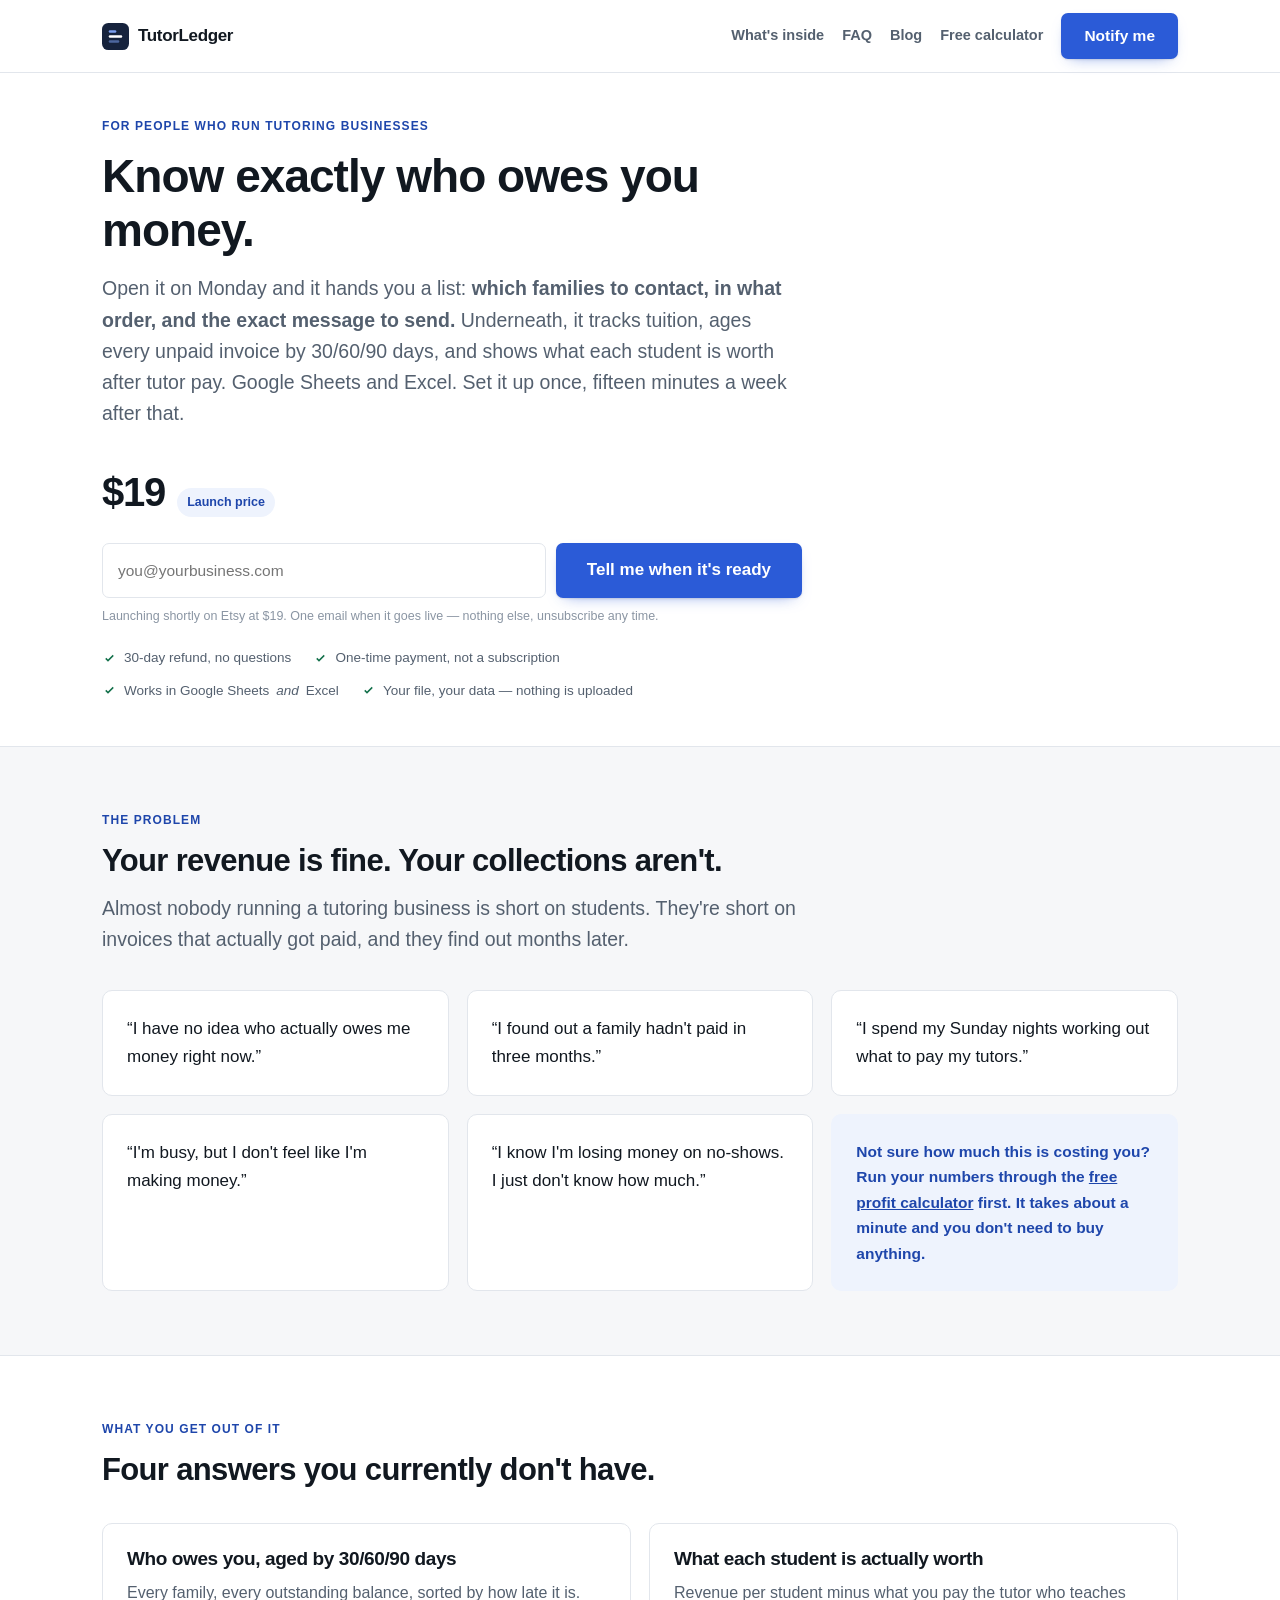
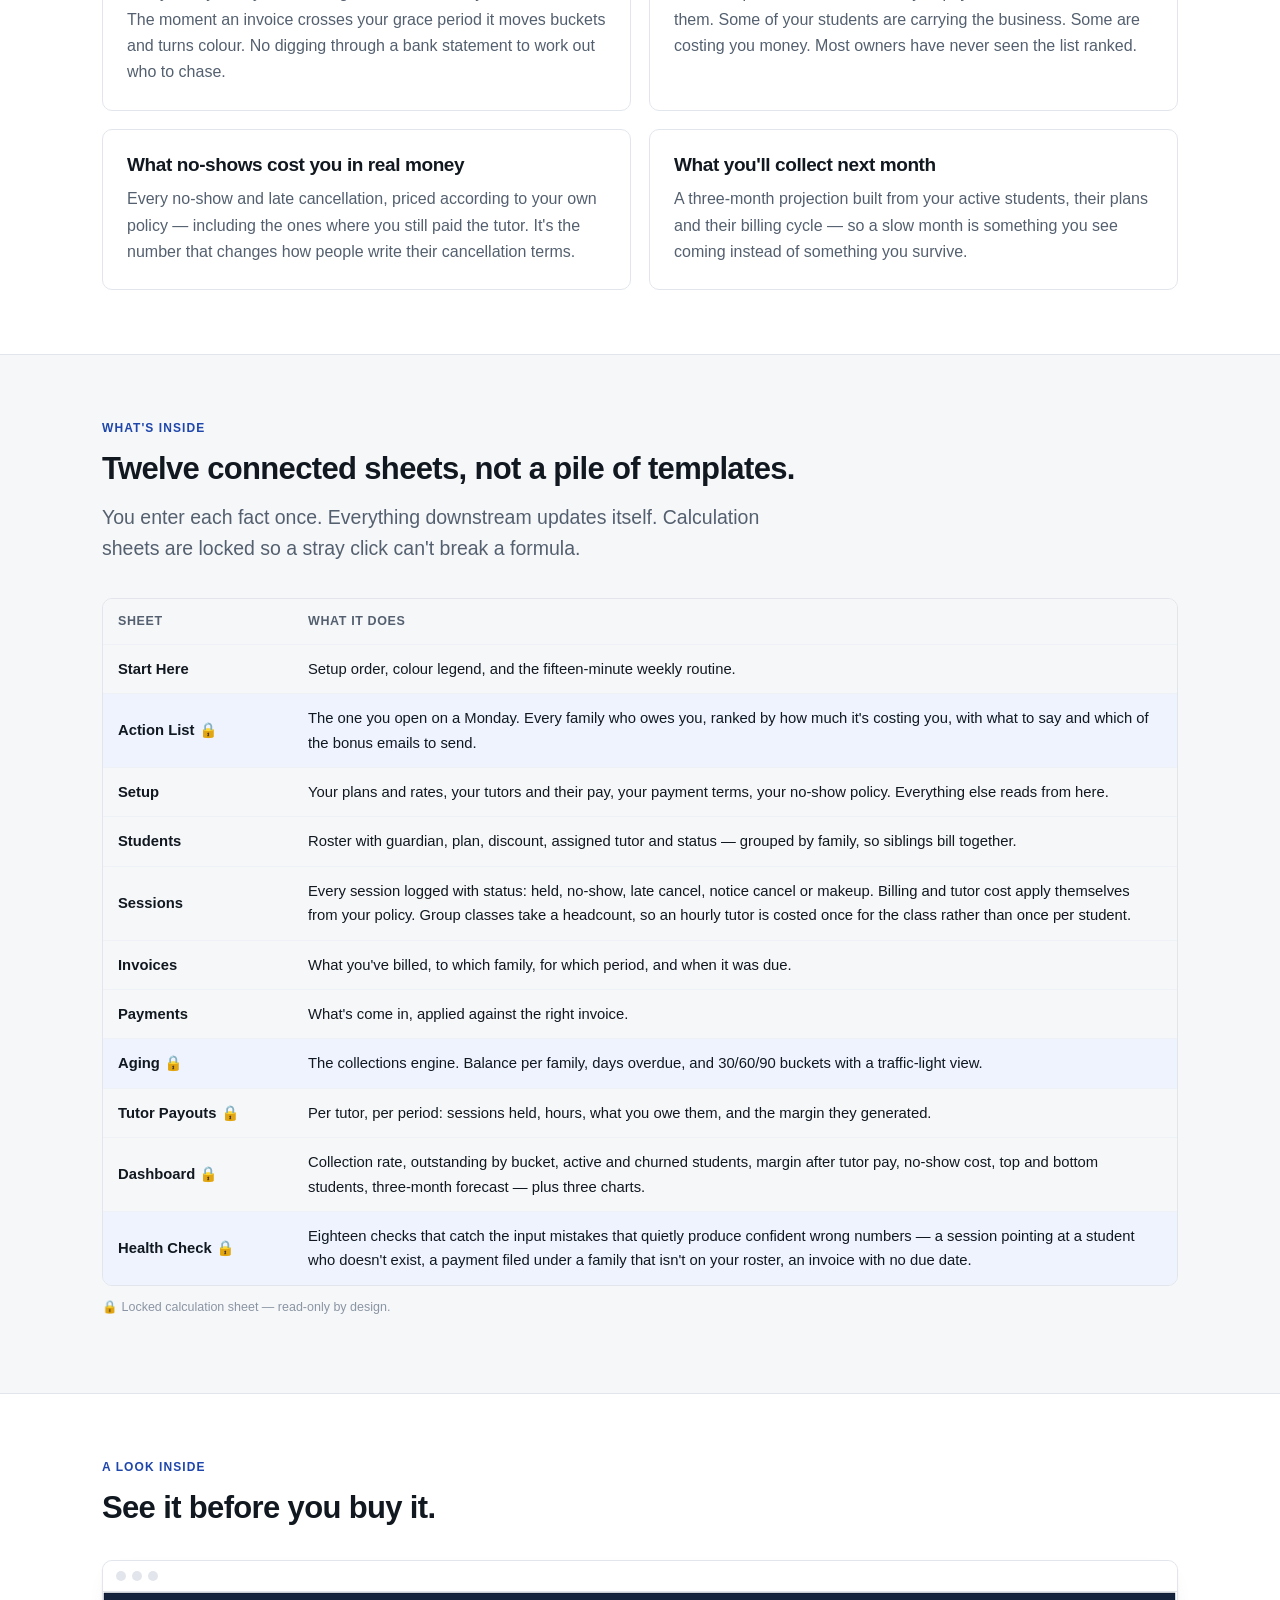
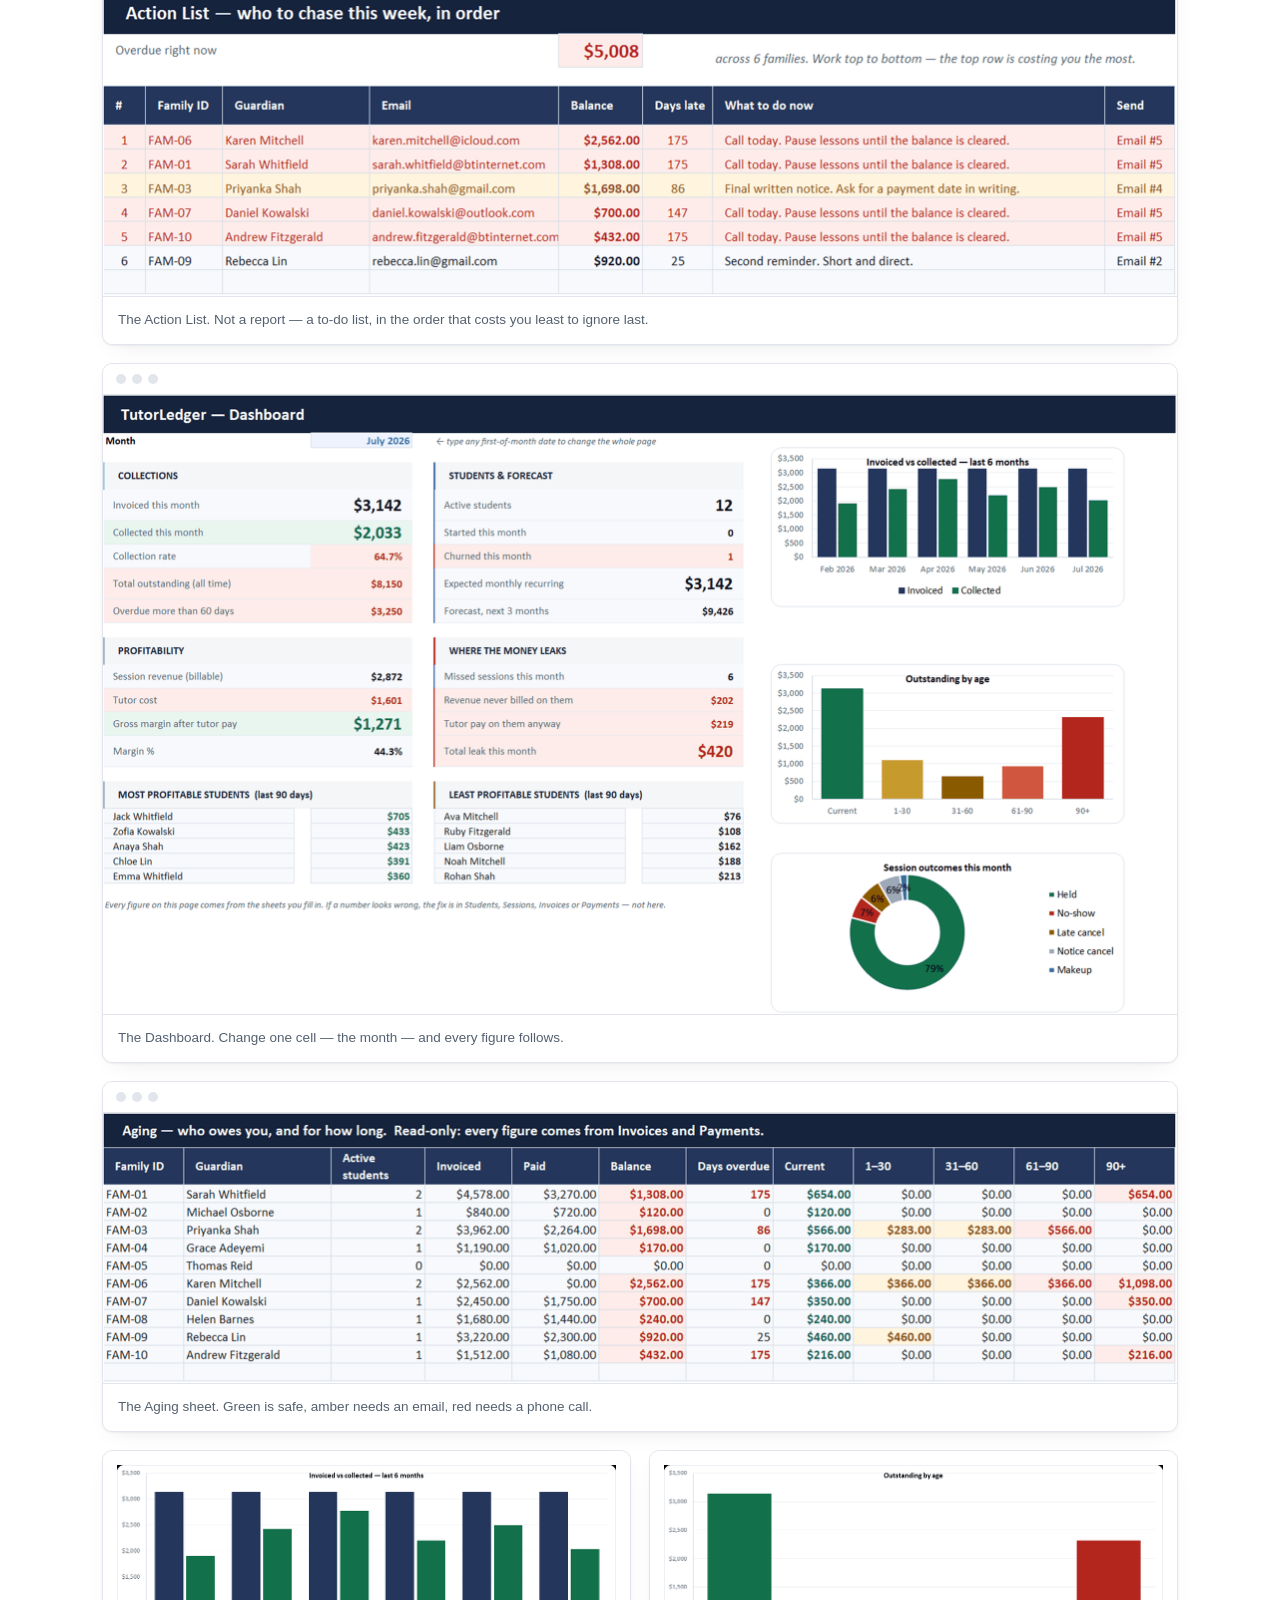
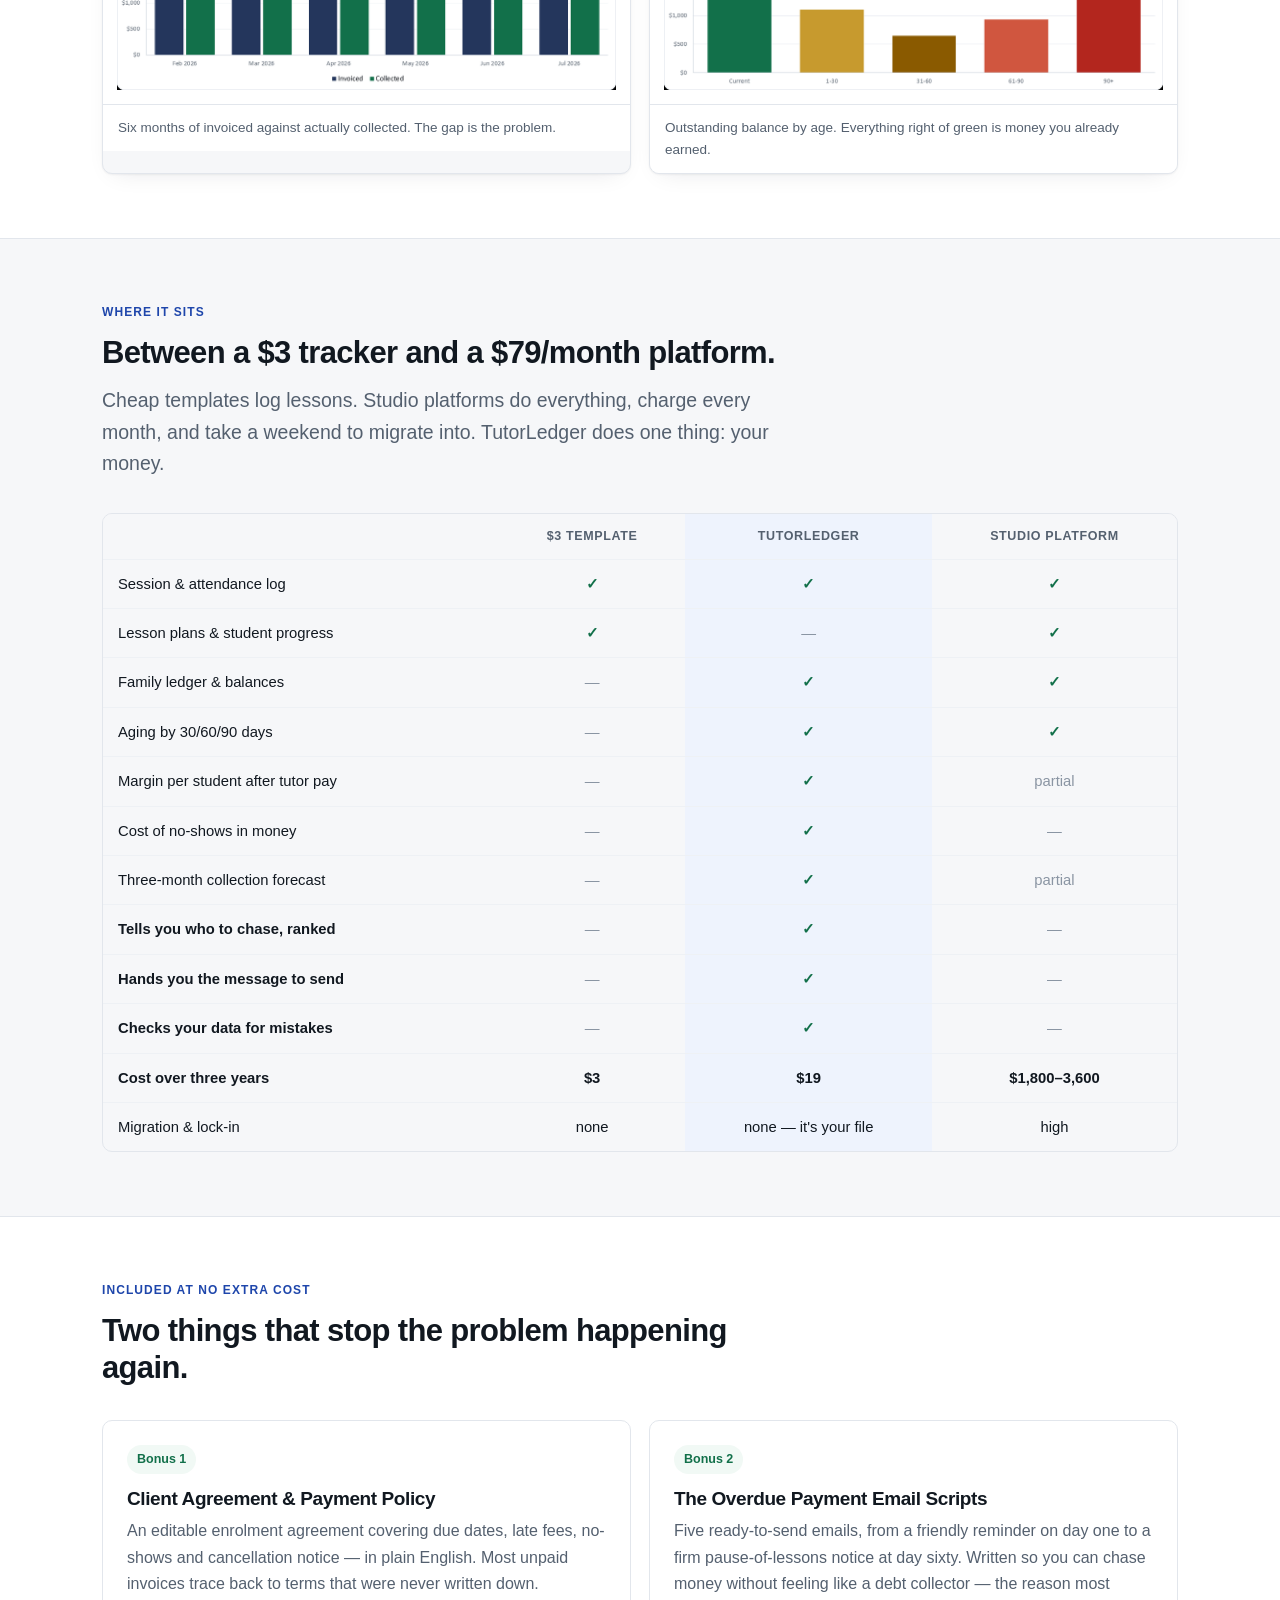
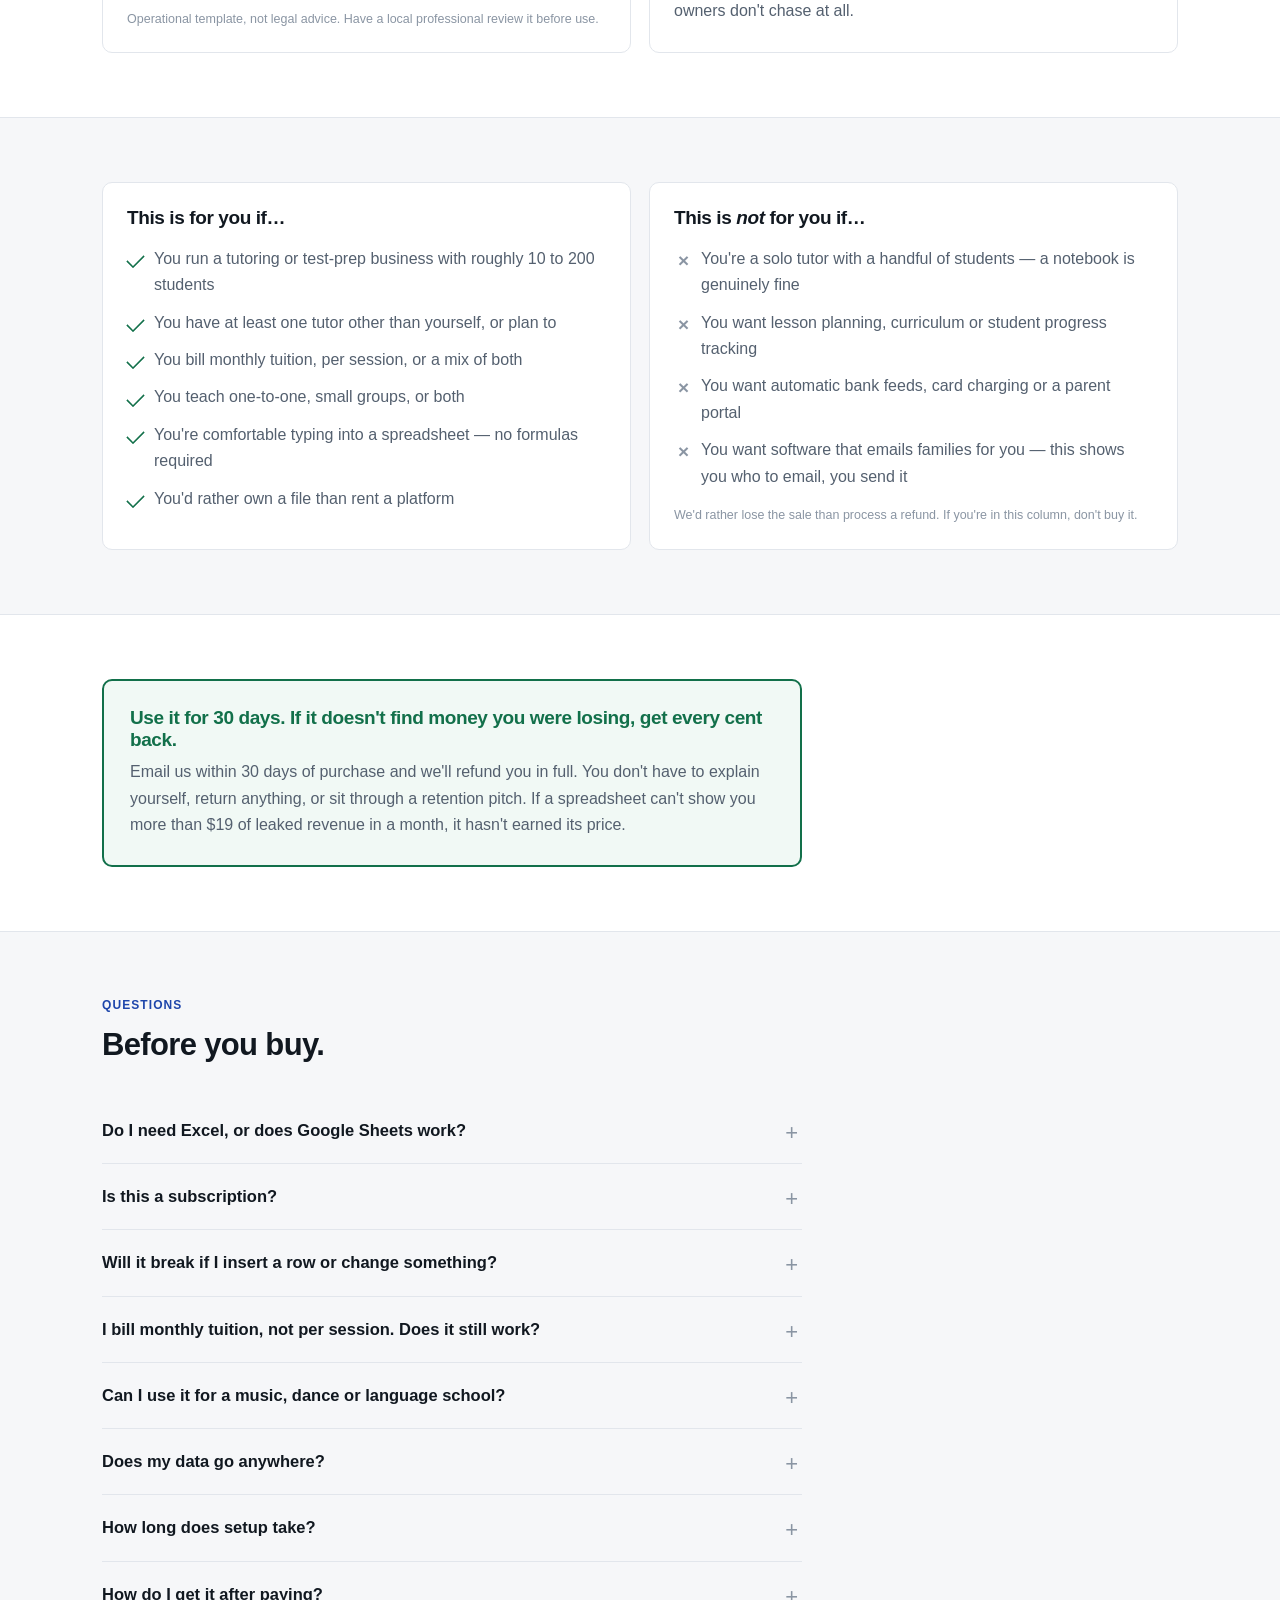
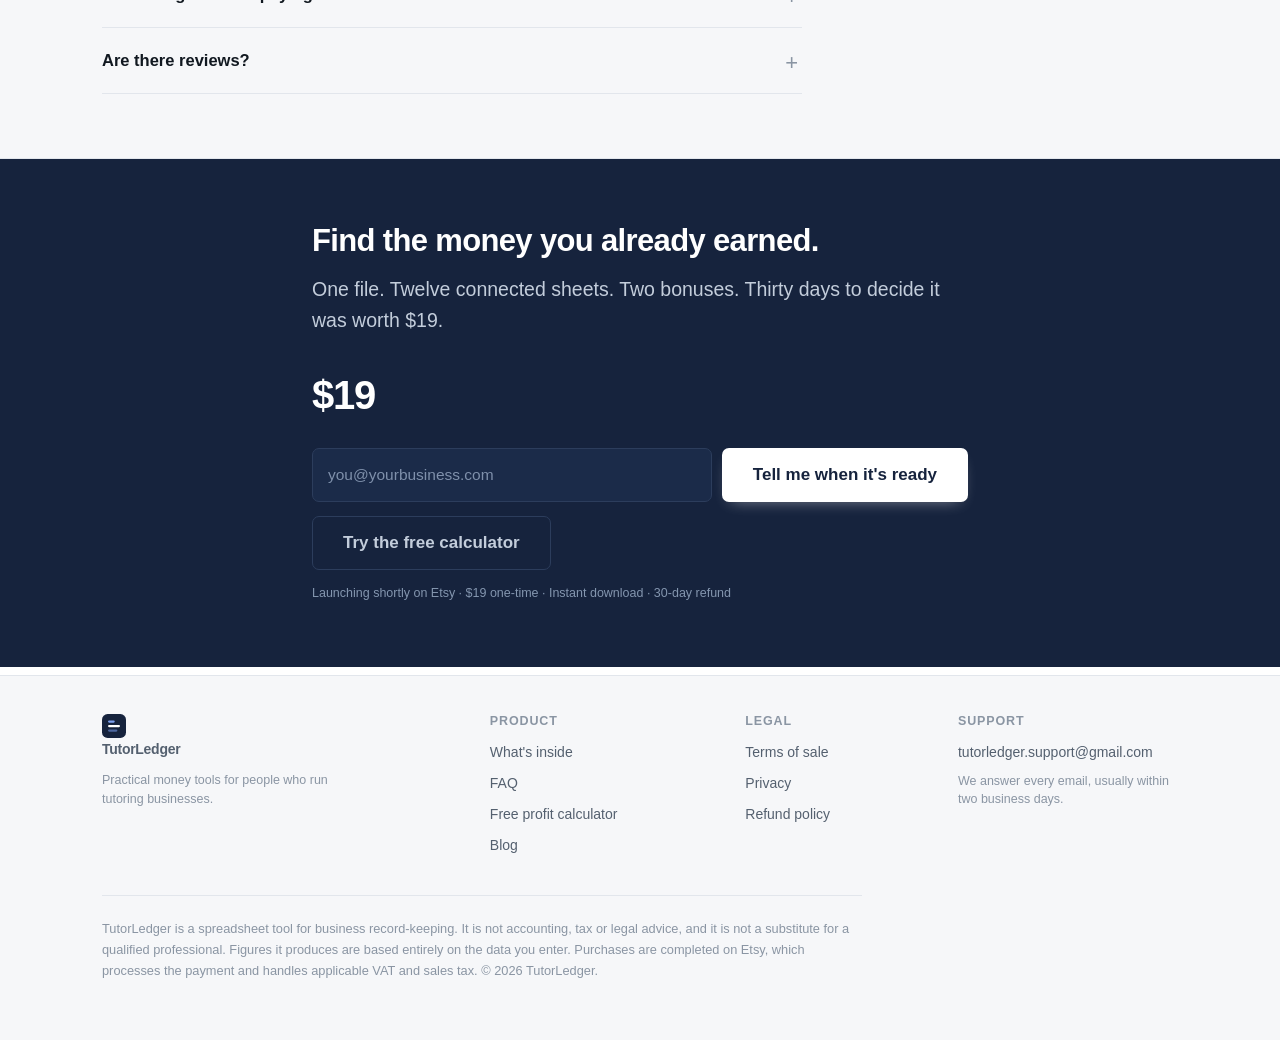
<file: index.html>
<!DOCTYPE html>
<html lang="en">
<head>
<meta charset="utf-8">
<meta name="viewport" content="width=device-width, initial-scale=1">
<meta name="p:domain_verify" content="33fd2b693094af64493ecd0f95743d8d"/>
<meta name="google-site-verification" content="gS9jaWIFD6eP77BMWaE3fhRAC531LdJtSdpg23XHaKM" />
<title>TutorLedger — Tuition &amp; Cash Flow for Tutoring Businesses</title>
<meta name="description" content="A Google Sheets and Excel system for tutoring business owners. See who owes you aged by 30/60/90 days, what each student is worth after tutor pay, and what you'll collect next month. One-time $19.">
<link rel="canonical" href="https://tutorledger.github.io/">
<meta property="og:type" content="product">
<meta property="og:title" content="TutorLedger — Tuition &amp; Cash Flow System for Tutoring Businesses">
<meta property="og:description" content="Know who owes you, what each student is worth, and what you'll collect next month. Google Sheets + Excel. One-time $19.">
<meta property="og:url" content="https://tutorledger.github.io/">
<meta property="og:image" content="https://tutorledger.github.io/assets/og-cover.png">
<meta name="twitter:card" content="summary_large_image">
<link rel="icon" href="assets/logo.svg">
<link rel="stylesheet" href="assets/tl.css?v=f169155d">
<script type="application/ld+json">
{
  "@context":"https://schema.org",
  "@type":"Product",
  "name":"TutorLedger",
  "description":"A Google Sheets and Excel system for tutoring business owners that tracks tuition, ages unpaid invoices by 30/60/90 days, calculates margin per student after tutor pay, and forecasts collections.",
  "brand":{"@type":"Brand","name":"TutorLedger"},
  "offers":{
    "@type":"Offer",
    "price":"19.00",
    "priceCurrency":"USD",
    "availability":"https://schema.org/InStock",
    "url":"https://tutorledger.github.io/"
  }
}
</script>
</head>
<body>

<header class="site-head">
  <nav class="wrap nav">
    <a class="logo" href="./">
      <svg viewBox="0 0 32 32" width="27" height="27" aria-hidden="true">
        <rect width="32" height="32" rx="7.5" fill="#16233D"/>
        <rect x="8" y="8.5" width="9" height="3" rx="1.5" fill="#7CA0F0"/>
        <rect x="8" y="14.5" width="16" height="3" rx="1.5" fill="#FFFFFF"/>
        <rect x="8" y="20.5" width="12.5" height="3" rx="1.5" fill="#7CA0F0" opacity=".55"/>
      </svg>
      TutorLedger
    </a>
    <div class="nav-spacer"></div>
    <a class="navlink hide-sm" href="#inside">What's inside</a>
    <a class="navlink hide-sm" href="#faq">FAQ</a>
    <a class="navlink hide-sm" href="blog/">Blog</a>
    <a class="navlink" href="tutoring-profit-calculator/">Free calculator</a>
    <a class="btn glow" href="#notify">Notify me</a>
  </nav>
</header>

<main>

<!-- ================= HERO ================= -->
<section class="tight">
  <div class="wrap">
    <div class="measure">
      <p class="eyebrow">For people who run tutoring businesses</p>
      <h1>Know exactly who owes you money.</h1>
      <p class="lede" style="margin-top:16px">
        Open it on Monday and it hands you a list: <strong>which families to contact, in what order,
        and the exact message to send.</strong> Underneath, it tracks tuition, ages every unpaid
        invoice by 30/60/90 days, and shows what each student is worth after tutor pay.
        Google&nbsp;Sheets and Excel. Set it up once, fifteen minutes a week after that.
      </p>

      <div class="price" style="margin:30px 0 18px">
        <span class="now num">$19</span>
        <span class="pill">Launch price</span>
      </div>

      <div id="notify" style="margin-bottom:22px">
        <form class="notify" action="https://formspree.io/f/mjgnlzzq" method="POST">
          <input type="email" name="email" placeholder="you@yourbusiness.com" required aria-label="Your email address">
          <input type="hidden" name="source" value="prelaunch-hero">
          <button class="btn lg glow" type="submit">Tell me when it's ready</button>
        </form>
        <p class="tiny faint" style="margin:9px 0 0">Launching shortly on Etsy at $19. One email when it goes live — nothing else, unsubscribe any time.</p>
      </div>

      <div class="trustbar">
        <span><svg width="15" height="15" viewBox="0 0 20 20" fill="currentColor" aria-hidden="true"><path d="M8 14.2 4.3 10.5l1.4-1.4L8 11.4l6.3-6.3 1.4 1.4z"/></svg> 30-day refund, no questions</span>
        <span><svg width="15" height="15" viewBox="0 0 20 20" fill="currentColor" aria-hidden="true"><path d="M8 14.2 4.3 10.5l1.4-1.4L8 11.4l6.3-6.3 1.4 1.4z"/></svg> One-time payment, not a subscription</span>
        <span><svg width="15" height="15" viewBox="0 0 20 20" fill="currentColor" aria-hidden="true"><path d="M8 14.2 4.3 10.5l1.4-1.4L8 11.4l6.3-6.3 1.4 1.4z"/></svg> Works in Google Sheets <em>and</em> Excel</span>
        <span><svg width="15" height="15" viewBox="0 0 20 20" fill="currentColor" aria-hidden="true"><path d="M8 14.2 4.3 10.5l1.4-1.4L8 11.4l6.3-6.3 1.4 1.4z"/></svg> Your file, your data — nothing is uploaded</span>
      </div>
    </div>
  </div>
</section>

<!-- ================= PROBLEM ================= -->
<section class="alt">
  <div class="wrap">
    <div class="sec-head reveal">
      <p class="eyebrow">The problem</p>
      <h2>Your revenue is fine. Your collections aren't.</h2>
      <p class="lede" style="margin-top:14px">
        Almost nobody running a tutoring business is short on students. They're short on
        invoices that actually got paid, and they find out months later.
      </p>
    </div>

    <div class="grid g3">
      <blockquote class="card reveal" style="margin:0">
        <p style="margin:0; font-size:17px">“I have no idea who actually owes me money right now.”</p>
      </blockquote>
      <blockquote class="card reveal" style="margin:0">
        <p style="margin:0; font-size:17px">“I found out a family hadn't paid in three months.”</p>
      </blockquote>
      <blockquote class="card reveal" style="margin:0">
        <p style="margin:0; font-size:17px">“I spend my Sunday nights working out what to pay my tutors.”</p>
      </blockquote>
      <blockquote class="card reveal" style="margin:0">
        <p style="margin:0; font-size:17px">“I'm busy, but I don't feel like I'm making money.”</p>
      </blockquote>
      <blockquote class="card reveal" style="margin:0">
        <p style="margin:0; font-size:17px">“I know I'm losing money on no-shows. I just don't know how much.”</p>
      </blockquote>
      <div class="card reveal" style="margin:0; background:var(--accent-soft); border-color:transparent">
        <p style="margin:0; font-size:15.5px; color:var(--accent-ink); font-weight:600">
          Not sure how much this is costing you? Run your numbers through the
          <a href="tutoring-profit-calculator/" style="color:inherit">free profit calculator</a> first.
          It takes about a minute and you don't need to buy anything.
        </p>
      </div>
    </div>
  </div>
</section>

<!-- ================= WHAT IT SHOWS ================= -->
<section>
  <div class="wrap">
    <div class="sec-head reveal">
      <p class="eyebrow">What you get out of it</p>
      <h2>Four answers you currently don't have.</h2>
    </div>

    <div class="grid g2">
      <div class="card reveal">
        <h3>Who owes you, aged by 30/60/90 days</h3>
        <p class="muted" style="margin:10px 0 0">
          Every family, every outstanding balance, sorted by how late it is. The moment an invoice
          crosses your grace period it moves buckets and turns colour. No digging through a bank
          statement to work out who to chase.
        </p>
      </div>
      <div class="card reveal">
        <h3>What each student is actually worth</h3>
        <p class="muted" style="margin:10px 0 0">
          Revenue per student minus what you pay the tutor who teaches them. Some of your students
          are carrying the business. Some are costing you money. Most owners have never seen the
          list ranked.
        </p>
      </div>
      <div class="card reveal">
        <h3>What no-shows cost you in real money</h3>
        <p class="muted" style="margin:10px 0 0">
          Every no-show and late cancellation, priced according to your own policy — including the
          ones where you still paid the tutor. It's the number that changes how people write their
          cancellation terms.
        </p>
      </div>
      <div class="card reveal">
        <h3>What you'll collect next month</h3>
        <p class="muted" style="margin:10px 0 0">
          A three-month projection built from your active students, their plans and their billing
          cycle — so a slow month is something you see coming instead of something you survive.
        </p>
      </div>
    </div>
  </div>
</section>

<!-- ================= INSIDE ================= -->
<section id="inside" class="alt">
  <div class="wrap">
    <div class="sec-head reveal">
      <p class="eyebrow">What's inside</p>
      <h2>Twelve connected sheets, not a pile of templates.</h2>
      <p class="lede" style="margin-top:14px">
        You enter each fact once. Everything downstream updates itself. Calculation sheets are
        locked so a stray click can't break a formula.
      </p>
    </div>

    <div class="tablewrap reveal">
      <table>
        <thead>
          <tr><th style="width:190px">Sheet</th><th>What it does</th></tr>
        </thead>
        <tbody>
          <tr><td><strong>Start Here</strong></td><td>Setup order, colour legend, and the fifteen-minute weekly routine.</td></tr>
          <tr class="hl"><td><strong>Action List</strong> 🔒</td><td>The one you open on a Monday. Every family who owes you, ranked by how much it's costing you, with what to say and which of the bonus emails to send.</td></tr>
          <tr><td><strong>Setup</strong></td><td>Your plans and rates, your tutors and their pay, your payment terms, your no-show policy. Everything else reads from here.</td></tr>
          <tr><td><strong>Students</strong></td><td>Roster with guardian, plan, discount, assigned tutor and status — grouped by family, so siblings bill together.</td></tr>
          <tr><td><strong>Sessions</strong></td><td>Every session logged with status: held, no-show, late cancel, notice cancel or makeup. Billing and tutor cost apply themselves from your policy. Group classes take a headcount, so an hourly tutor is costed once for the class rather than once per student.</td></tr>
          <tr><td><strong>Invoices</strong></td><td>What you've billed, to which family, for which period, and when it was due.</td></tr>
          <tr><td><strong>Payments</strong></td><td>What's come in, applied against the right invoice.</td></tr>
          <tr class="hl"><td><strong>Aging</strong> 🔒</td><td>The collections engine. Balance per family, days overdue, and 30/60/90 buckets with a traffic-light view.</td></tr>
          <tr><td><strong>Tutor Payouts</strong> 🔒</td><td>Per tutor, per period: sessions held, hours, what you owe them, and the margin they generated.</td></tr>
          <tr><td><strong>Dashboard</strong> 🔒</td><td>Collection rate, outstanding by bucket, active and churned students, margin after tutor pay, no-show cost, top and bottom students, three-month forecast — plus three charts.</td></tr>
          <tr class="hl"><td><strong>Health Check</strong> 🔒</td><td>Eighteen checks that catch the input mistakes that quietly produce confident wrong numbers — a session pointing at a student who doesn't exist, a payment filed under a family that isn't on your roster, an invoice with no due date.</td></tr>
        </tbody>
      </table>
    </div>
    <p class="tiny faint" style="margin-top:12px">🔒 Locked calculation sheet — read-only by design.</p>
  </div>
</section>

<!-- ================= SCREENSHOTS ================= -->
<section>
  <div class="wrap">
    <div class="sec-head reveal">
      <p class="eyebrow">A look inside</p>
      <h2>See it before you buy it.</h2>
    </div>
    <figure class="shot reveal" style="margin:0 0 18px">
      <div class="bar"><i></i><i></i><i></i></div>
      <div class="body" style="overflow-x:auto">
        <img src="assets/shot-actionlist.png" width="2152" height="609" loading="lazy"
             alt="The Action List sheet ranking six families by how much they owe and how late they are, each row showing the guardian, email, balance, days late, what to do now, and which bonus email to send.">
      </div>
      <figcaption>The Action List. Not a report — a to-do list, in the order that costs you least to ignore last.</figcaption>
    </figure>

    <figure class="shot reveal" style="margin:0 0 18px">
      <div class="bar"><i></i><i></i><i></i></div>
      <div class="body" style="overflow-x:auto">
        <img src="assets/shot-dashboard.png" width="2152" height="1242" loading="lazy"
             alt="The TutorLedger dashboard showing invoiced and collected totals, collection rate, outstanding balance, active students, margin after tutor pay and the monthly cost of missed sessions.">
      </div>
      <figcaption>The Dashboard. Change one cell — the month — and every figure follows.</figcaption>
    </figure>

    <figure class="shot reveal" style="margin:0 0 18px">
      <div class="bar"><i></i><i></i><i></i></div>
      <div class="body" style="overflow-x:auto">
        <img src="assets/shot-aging.png" width="2152" height="542" loading="lazy"
             alt="The Aging sheet listing each family with amount invoiced, paid, balance, days overdue and the balance split across current, 1-30, 31-60, 61-90 and 90+ day buckets.">
      </div>
      <figcaption>The Aging sheet. Green is safe, amber needs an email, red needs a phone call.</figcaption>
    </figure>

    <div class="grid g2">
      <figure class="shot fit reveal" style="margin:0">
        <div class="body" style="padding:14px; background:var(--card)">
          <img src="assets/chart-collections.png" width="1040" height="469" loading="lazy"
               alt="Column chart comparing invoiced against collected revenue for the last six months.">
        </div>
        <figcaption>Six months of invoiced against actually collected. The gap is the problem.</figcaption>
      </figure>
      <figure class="shot fit reveal" style="margin:0">
        <div class="body" style="padding:14px; background:var(--card)">
          <img src="assets/chart-aging.png" width="1040" height="469" loading="lazy"
               alt="Column chart of outstanding balance by age bucket, coloured green through to red.">
        </div>
        <figcaption>Outstanding balance by age. Everything right of green is money you already earned.</figcaption>
      </figure>
    </div>
  </div>
</section>

<!-- ================= COMPARISON ================= -->
<section class="alt">
  <div class="wrap">
    <div class="sec-head reveal">
      <p class="eyebrow">Where it sits</p>
      <h2>Between a $3 tracker and a $79/month platform.</h2>
      <p class="lede" style="margin-top:14px">
        Cheap templates log lessons. Studio platforms do everything, charge every month, and take a
        weekend to migrate into. TutorLedger does one thing: your money.
      </p>
    </div>

    <div class="tablewrap reveal">
      <table>
        <thead>
          <tr>
            <th>&nbsp;</th>
            <th class="c">$3 template</th>
            <th class="c hl">TutorLedger</th>
            <th class="c">Studio platform</th>
          </tr>
        </thead>
        <tbody>
          <tr><td>Session &amp; attendance log</td><td class="c yes">✓</td><td class="c hl yes">✓</td><td class="c yes">✓</td></tr>
          <tr><td>Lesson plans &amp; student progress</td><td class="c yes">✓</td><td class="c hl no">—</td><td class="c yes">✓</td></tr>
          <tr><td>Family ledger &amp; balances</td><td class="c no">—</td><td class="c hl yes">✓</td><td class="c yes">✓</td></tr>
          <tr><td>Aging by 30/60/90 days</td><td class="c no">—</td><td class="c hl yes">✓</td><td class="c yes">✓</td></tr>
          <tr><td>Margin per student after tutor pay</td><td class="c no">—</td><td class="c hl yes">✓</td><td class="c no">partial</td></tr>
          <tr><td>Cost of no-shows in money</td><td class="c no">—</td><td class="c hl yes">✓</td><td class="c no">—</td></tr>
          <tr><td>Three-month collection forecast</td><td class="c no">—</td><td class="c hl yes">✓</td><td class="c no">partial</td></tr>
          <tr><td><strong>Tells you who to chase, ranked</strong></td><td class="c no">—</td><td class="c hl yes">✓</td><td class="c no">—</td></tr>
          <tr><td><strong>Hands you the message to send</strong></td><td class="c no">—</td><td class="c hl yes">✓</td><td class="c no">—</td></tr>
          <tr><td><strong>Checks your data for mistakes</strong></td><td class="c no">—</td><td class="c hl yes">✓</td><td class="c no">—</td></tr>
          <tr><td><strong>Cost over three years</strong></td><td class="c"><strong>$3</strong></td><td class="c hl"><strong>$19</strong></td><td class="c"><strong>$1,800–3,600</strong></td></tr>
          <tr><td>Migration &amp; lock-in</td><td class="c">none</td><td class="c hl">none — it's your file</td><td class="c">high</td></tr>
        </tbody>
      </table>
    </div>
  </div>
</section>

<!-- ================= BONUSES ================= -->
<section>
  <div class="wrap">
    <div class="sec-head reveal">
      <p class="eyebrow">Included at no extra cost</p>
      <h2>Two things that stop the problem happening again.</h2>
    </div>
    <div class="grid g2">
      <div class="card reveal">
        <span class="pill gain">Bonus 1</span>
        <h3 style="margin:14px 0 8px">Client Agreement &amp; Payment Policy</h3>
        <p class="muted" style="margin:0">
          An editable enrolment agreement covering due dates, late fees, no-shows and cancellation
          notice — in plain English. Most unpaid invoices trace back to terms that were never
          written down.
        </p>
        <p class="tiny faint" style="margin:12px 0 0">Operational template, not legal advice. Have a local professional review it before use.</p>
      </div>
      <div class="card reveal">
        <span class="pill gain">Bonus 2</span>
        <h3 style="margin:14px 0 8px">The Overdue Payment Email Scripts</h3>
        <p class="muted" style="margin:0">
          Five ready-to-send emails, from a friendly reminder on day one to a firm pause-of-lessons
          notice at day sixty. Written so you can chase money without feeling like a debt collector
          — the reason most owners don't chase at all.
        </p>
      </div>
    </div>
  </div>
</section>

<!-- ================= FIT ================= -->
<section class="alt">
  <div class="wrap">
    <div class="grid g2">
      <div class="card reveal">
        <h3>This is for you if…</h3>
        <ul class="ticks" style="margin-top:16px">
          <li>You run a tutoring or test-prep business with roughly 10 to 200 students</li>
          <li>You have at least one tutor other than yourself, or plan to</li>
          <li>You bill monthly tuition, per session, or a mix of both</li>
          <li>You teach one-to-one, small groups, or both</li>
          <li>You're comfortable typing into a spreadsheet — no formulas required</li>
          <li>You'd rather own a file than rent a platform</li>
        </ul>
      </div>
      <div class="card reveal">
        <h3>This is <em>not</em> for you if…</h3>
        <ul class="crosses" style="margin-top:16px">
          <li>You're a solo tutor with a handful of students — a notebook is genuinely fine</li>
          <li>You want lesson planning, curriculum or student progress tracking</li>
          <li>You want automatic bank feeds, card charging or a parent portal</li>
          <li>You want software that emails families for you — this shows you who to email, you send it</li>
        </ul>
        <p class="tiny faint" style="margin:16px 0 0">We'd rather lose the sale than process a refund. If you're in this column, don't buy it.</p>
      </div>
    </div>
  </div>
</section>

<!-- ================= GUARANTEE ================= -->
<section>
  <div class="wrap">
    <div class="guarantee reveal">
      <h3>Use it for 30 days. If it doesn't find money you were losing, get every cent back.</h3>
      <p class="muted" style="margin:0">
        Email us within 30 days of purchase and we'll refund you in full. You don't have to explain
        yourself, return anything, or sit through a retention pitch. If a spreadsheet can't show you
        more than $19 of leaked revenue in a month, it hasn't earned its price.
      </p>
    </div>
  </div>
</section>

<!-- ================= FAQ ================= -->
<section id="faq" class="alt">
  <div class="wrap">
    <div class="sec-head reveal">
      <p class="eyebrow">Questions</p>
      <h2>Before you buy.</h2>
    </div>
    <div class="measure">
      <details class="faq reveal"><summary>Do I need Excel, or does Google Sheets work?</summary>
        <div class="a"><p>Both, and both are tested. You get one <code>.xlsx</code> file that opens directly in Excel and imports into Google Sheets with every formula, the conditional formatting and all three charts intact.</p>
        <p>Every formula was deliberately restricted to the set both applications support — nothing newer than Excel 2007, no dynamic arrays, no Sheets-only functions. That restraint is the reason it survives the import instead of arriving full of <code>#NAME?</code>.</p></div></details>

      <details class="faq reveal"><summary>Is this a subscription?</summary>
        <div class="a"><p>No. You pay $19 once and the file is yours permanently. There's nothing to cancel and no account to keep. Updates within the same version are free — you'll get an email with the new file.</p></div></details>

      <details class="faq reveal"><summary>Will it break if I insert a row or change something?</summary>
        <div class="a"><p>The three calculation sheets are protected, so you can't overwrite a formula by accident. The sheets you type into are ordinary rows — insert, sort and filter freely. Formulas are filled down in advance rather than generated dynamically, precisely so that editing doesn't disturb them.</p></div></details>

      <details class="faq reveal"><summary>I bill monthly tuition, not per session. Does it still work?</summary>
        <div class="a"><p>Yes. Each student is set to monthly, per-session, or package billing, and the system handles a mix across your roster. Monthly students are billed from the recurring schedule; per-session students are billed from their logged sessions.</p></div></details>

      <details class="faq reveal"><summary>Can I use it for a music, dance or language school?</summary>
        <div class="a"><p>Mostly, yes — the money side is identical: recurring tuition, families with siblings, no-shows, instructor pay. What it won't do is anything specific to those disciplines, such as recital or exam management. It was built for tutoring and it's honest about that.</p></div></details>

      <details class="faq reveal"><summary>Does my data go anywhere?</summary>
        <div class="a"><p>No. It's a spreadsheet file on your computer or in your own Google account. There is no server, no login, no sync, and no analytics inside the file. We never see a single student name.</p></div></details>

      <details class="faq reveal"><summary>How long does setup take?</summary>
        <div class="a"><p>About 20 minutes for your settings, tutors and rates, plus roughly a minute per student to enter your roster. The included guide walks through it in the order that avoids rework. After setup, budget about fifteen minutes a week.</p></div></details>

      <details class="faq reveal"><summary>How do I get it after paying?</summary>
        <div class="a"><p>The purchase is completed on Etsy, which handles the payment and any VAT or sales tax that applies where you are. Your download is available immediately on your Etsy purchases page and by email — four files plus a short read-me. Nothing is shipped.</p></div></details>

      <details class="faq reveal"><summary>Are there reviews?</summary>
        <div class="a"><p>Not yet — TutorLedger is new, and we won't publish testimonials we don't have. That's exactly why the refund policy is unconditional and why the free calculator lets you test the thinking before you spend anything.</p></div></details>
    </div>
  </div>
</section>

<!-- ================= FINAL CTA ================= -->
<section class="deep">
  <div class="wrap measure">
    <h2>Find the money you already earned.</h2>
    <p class="lede" style="color:#c3cddb; margin-top:14px">
      One file. Twelve connected sheets. Two bonuses. Thirty days to decide it was worth $19.
    </p>
    <div class="price" style="margin:26px 0 20px">
      <span class="now num" style="color:#fff">$19</span>
    </div>
    <form class="notify onnavy" action="https://formspree.io/f/mjgnlzzq" method="POST" style="margin-bottom:14px">
      <input type="email" name="email" placeholder="you@yourbusiness.com" required aria-label="Your email address">
      <input type="hidden" name="source" value="prelaunch-cta">
      <button class="btn lg onnavy glow" type="submit">Tell me when it's ready</button>
    </form>
    <div class="btnrow" style="margin-bottom:14px">
      <a class="btn lg ghost" href="tutoring-profit-calculator/" style="color:#c3cddb; border-color:#2c3d5c">Try the free calculator</a>
    </div>
    <p class="tiny" style="color:#8496af; margin:0">Launching shortly on Etsy · $19 one-time · Instant download · 30-day refund</p>
  </div>
</section>

</main>

<footer class="site-foot">
  <div class="wrap">
    <div class="foot-grid">
      <div style="min-width:220px">
        <a class="logo" href="./" style="margin-bottom:10px">
          <svg viewBox="0 0 32 32" width="24" height="24" aria-hidden="true">
            <rect width="32" height="32" rx="7.5" fill="#16233D"/>
            <rect x="8" y="8.5" width="9" height="3" rx="1.5" fill="#7CA0F0"/>
            <rect x="8" y="14.5" width="16" height="3" rx="1.5" fill="#FFFFFF"/>
            <rect x="8" y="20.5" width="12.5" height="3" rx="1.5" fill="#7CA0F0" opacity=".55"/>
          </svg>
          TutorLedger
        </a>
        <p class="tiny faint" style="max-width:260px">Practical money tools for people who run tutoring businesses.</p>
      </div>
      <div>
        <h4>Product</h4>
        <a href="#inside">What's inside</a>
        <a href="#faq">FAQ</a>
        <a href="tutoring-profit-calculator/">Free profit calculator</a>
        <a href="blog/">Blog</a>
      </div>
      <div>
        <h4>Legal</h4>
        <a href="terms.html">Terms of sale</a>
        <a href="privacy.html">Privacy</a>
        <a href="refund-policy.html">Refund policy</a>
      </div>
      <div>
        <h4>Support</h4>
        <a href="mailto:tutorledger.support@gmail.com">tutorledger.support@gmail.com</a>
        <p class="tiny faint" style="margin-top:4px; max-width:220px">We answer every email, usually within two business days.</p>
      </div>
    </div>
    <p class="legal">
      TutorLedger is a spreadsheet tool for business record-keeping. It is not accounting, tax or
      legal advice, and it is not a substitute for a qualified professional. Figures it produces are
      based entirely on the data you enter. Purchases are completed on Etsy, which processes the
      payment and handles applicable VAT and sales tax.
      © <span id="yr">2026</span> TutorLedger.
    </p>
  </div>
</footer>

<script src="assets/tl.js?v=f6b3a63f" defer></script>
<script>document.getElementById("yr").textContent=new Date().getFullYear();</script>
</body>
</html>
</file>
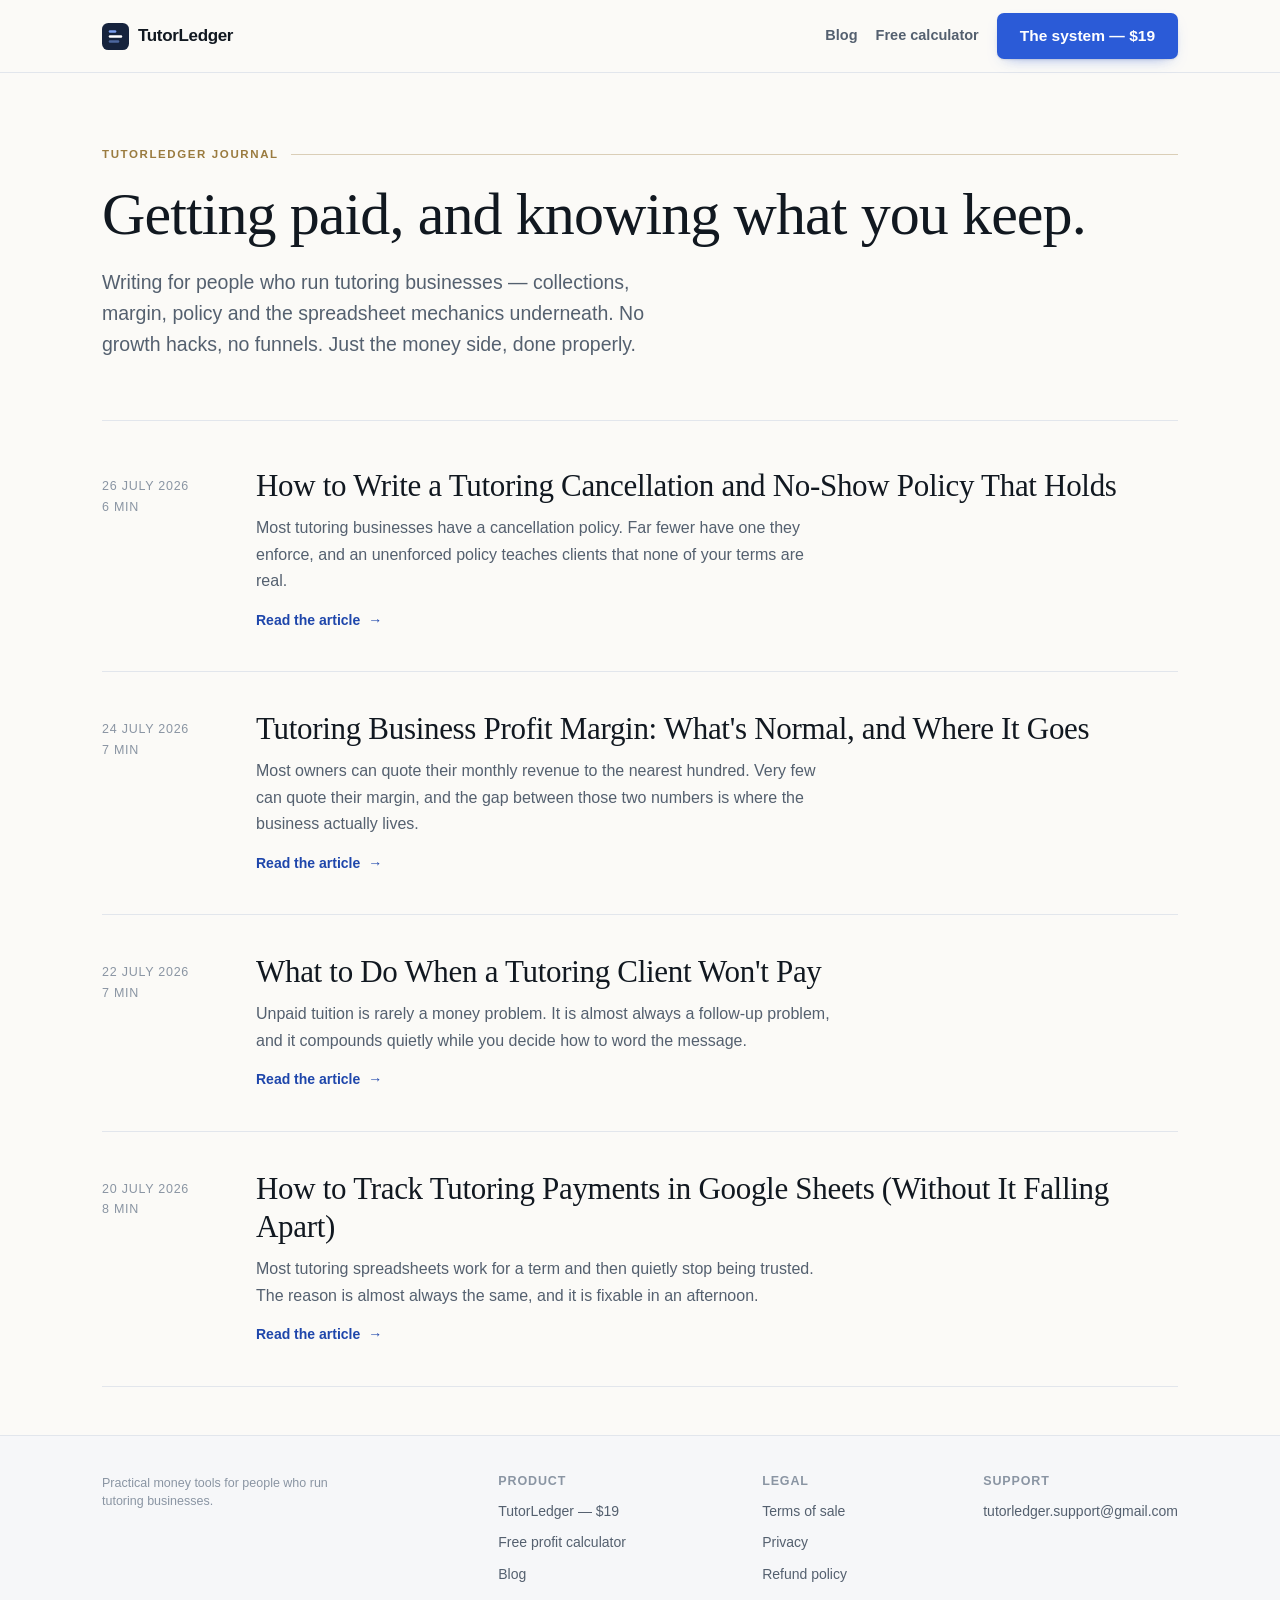
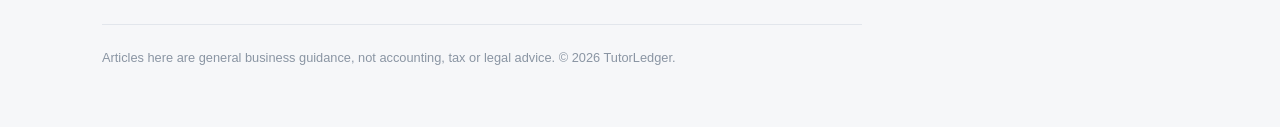
<file: blog/index.html>
<!DOCTYPE html>
<html lang="en">
<head>
<meta charset="utf-8">
<meta name="viewport" content="width=device-width, initial-scale=1">
<title>Blog — TutorLedger</title>
<meta name="description" content="Practical writing on tuition, collections and margin for people who run tutoring businesses.">
<link rel="canonical" href="https://tutorledger.github.io/blog/">
<meta property="og:type" content="article">
<meta property="og:title" content="Blog — TutorLedger">
<meta property="og:description" content="Practical writing on tuition, collections and margin for people who run tutoring businesses.">
<meta property="og:url" content="https://tutorledger.github.io/blog/">
<meta property="og:image" content="https://tutorledger.github.io/assets/og-cover.png">
<meta name="twitter:card" content="summary_large_image">
<link rel="icon" href="../assets/logo.svg">
<link rel="stylesheet" href="../assets/tl.css?v=f169155d">
<link rel="stylesheet" href="../assets/blog.css?v=c5a45bbe">

</head>
<body class="blog">
<div class="progress"></div>
<header class="site-head">
  <nav class="wrap nav">
    <a class="logo" href="../"><svg viewBox="0 0 32 32" width="27" height="27" aria-hidden="true"><rect width="32" height="32" rx="7.5" fill="#16233D"/><rect x="8" y="8.5" width="9" height="3" rx="1.5" fill="#7CA0F0"/><rect x="8" y="14.5" width="16" height="3" rx="1.5" fill="#FFFFFF"/><rect x="8" y="20.5" width="12.5" height="3" rx="1.5" fill="#7CA0F0" opacity=".55"/></svg> TutorLedger</a>
    <div class="nav-spacer"></div>
    <a class="navlink hide-sm" href="../blog/">Blog</a>
    <a class="navlink" href="../tutoring-profit-calculator/">Free calculator</a>
    <a class="btn glow" href="../">The system — $19</a>
  </nav>
</header>

<main class="wrap">
  <div class="blog-hero">
    <p class="kicker">TutorLedger Journal</p>
    <h1>Getting paid, and knowing what you keep.</h1>
    <p class="lede">Writing for people who run tutoring businesses — collections, margin, policy and
      the spreadsheet mechanics underneath. No growth hacks, no funnels. Just the money side, done
      properly.</p>
  </div>

  <div class="posts">
    <a class="post-card rise" href="tutoring-cancellation-no-show-policy/">
      <div class="when">26 July 2026<br>6 min</div>
      <div>
        <h2>How to Write a Tutoring Cancellation and No-Show Policy That Holds</h2>
        <p>Most tutoring businesses have a cancellation policy. Far fewer have one they enforce, and an unenforced policy teaches clients that none of your terms are real.</p>
        <span class="more">Read the article <span>&rarr;</span></span>
      </div>
    </a>
    <a class="post-card rise" href="tutoring-business-profit-margin/">
      <div class="when">24 July 2026<br>7 min</div>
      <div>
        <h2>Tutoring Business Profit Margin: What's Normal, and Where It Goes</h2>
        <p>Most owners can quote their monthly revenue to the nearest hundred. Very few can quote their margin, and the gap between those two numbers is where the business actually lives.</p>
        <span class="more">Read the article <span>&rarr;</span></span>
      </div>
    </a>
    <a class="post-card rise" href="client-wont-pay-tutoring/">
      <div class="when">22 July 2026<br>7 min</div>
      <div>
        <h2>What to Do When a Tutoring Client Won't Pay</h2>
        <p>Unpaid tuition is rarely a money problem. It is almost always a follow-up problem, and it compounds quietly while you decide how to word the message.</p>
        <span class="more">Read the article <span>&rarr;</span></span>
      </div>
    </a>
    <a class="post-card rise" href="track-tutoring-payments-google-sheets/">
      <div class="when">20 July 2026<br>8 min</div>
      <div>
        <h2>How to Track Tutoring Payments in Google Sheets (Without It Falling Apart)</h2>
        <p>Most tutoring spreadsheets work for a term and then quietly stop being trusted. The reason is almost always the same, and it is fixable in an afternoon.</p>
        <span class="more">Read the article <span>&rarr;</span></span>
      </div>
    </a>
  </div>
</main>

<footer class="site-foot">
  <div class="wrap">
    <div class="foot-grid">
      <div style="min-width:220px">
        <p class="tiny faint" style="max-width:260px">Practical money tools for people who run tutoring businesses.</p>
      </div>
      <div>
        <h4>Product</h4>
        <a href="../">TutorLedger — $19</a>
        <a href="../tutoring-profit-calculator/">Free profit calculator</a>
        <a href="../blog/">Blog</a>
      </div>
      <div>
        <h4>Legal</h4>
        <a href="../terms.html">Terms of sale</a>
        <a href="../privacy.html">Privacy</a>
        <a href="../refund-policy.html">Refund policy</a>
      </div>
      <div>
        <h4>Support</h4>
        <a href="mailto:tutorledger.support@gmail.com">tutorledger.support@gmail.com</a>
      </div>
    </div>
    <p class="legal">Articles here are general business guidance, not accounting, tax or legal advice.
      © <span id="yr">2026</span> TutorLedger.</p>
  </div>
</footer>
<script src="../assets/tl.js?v=f6b3a63f" defer></script>
<script src="../assets/blog.js?v=9f9845e4" defer></script>
<script>document.getElementById("yr").textContent=new Date().getFullYear();</script>
</body>
</html>
</file>
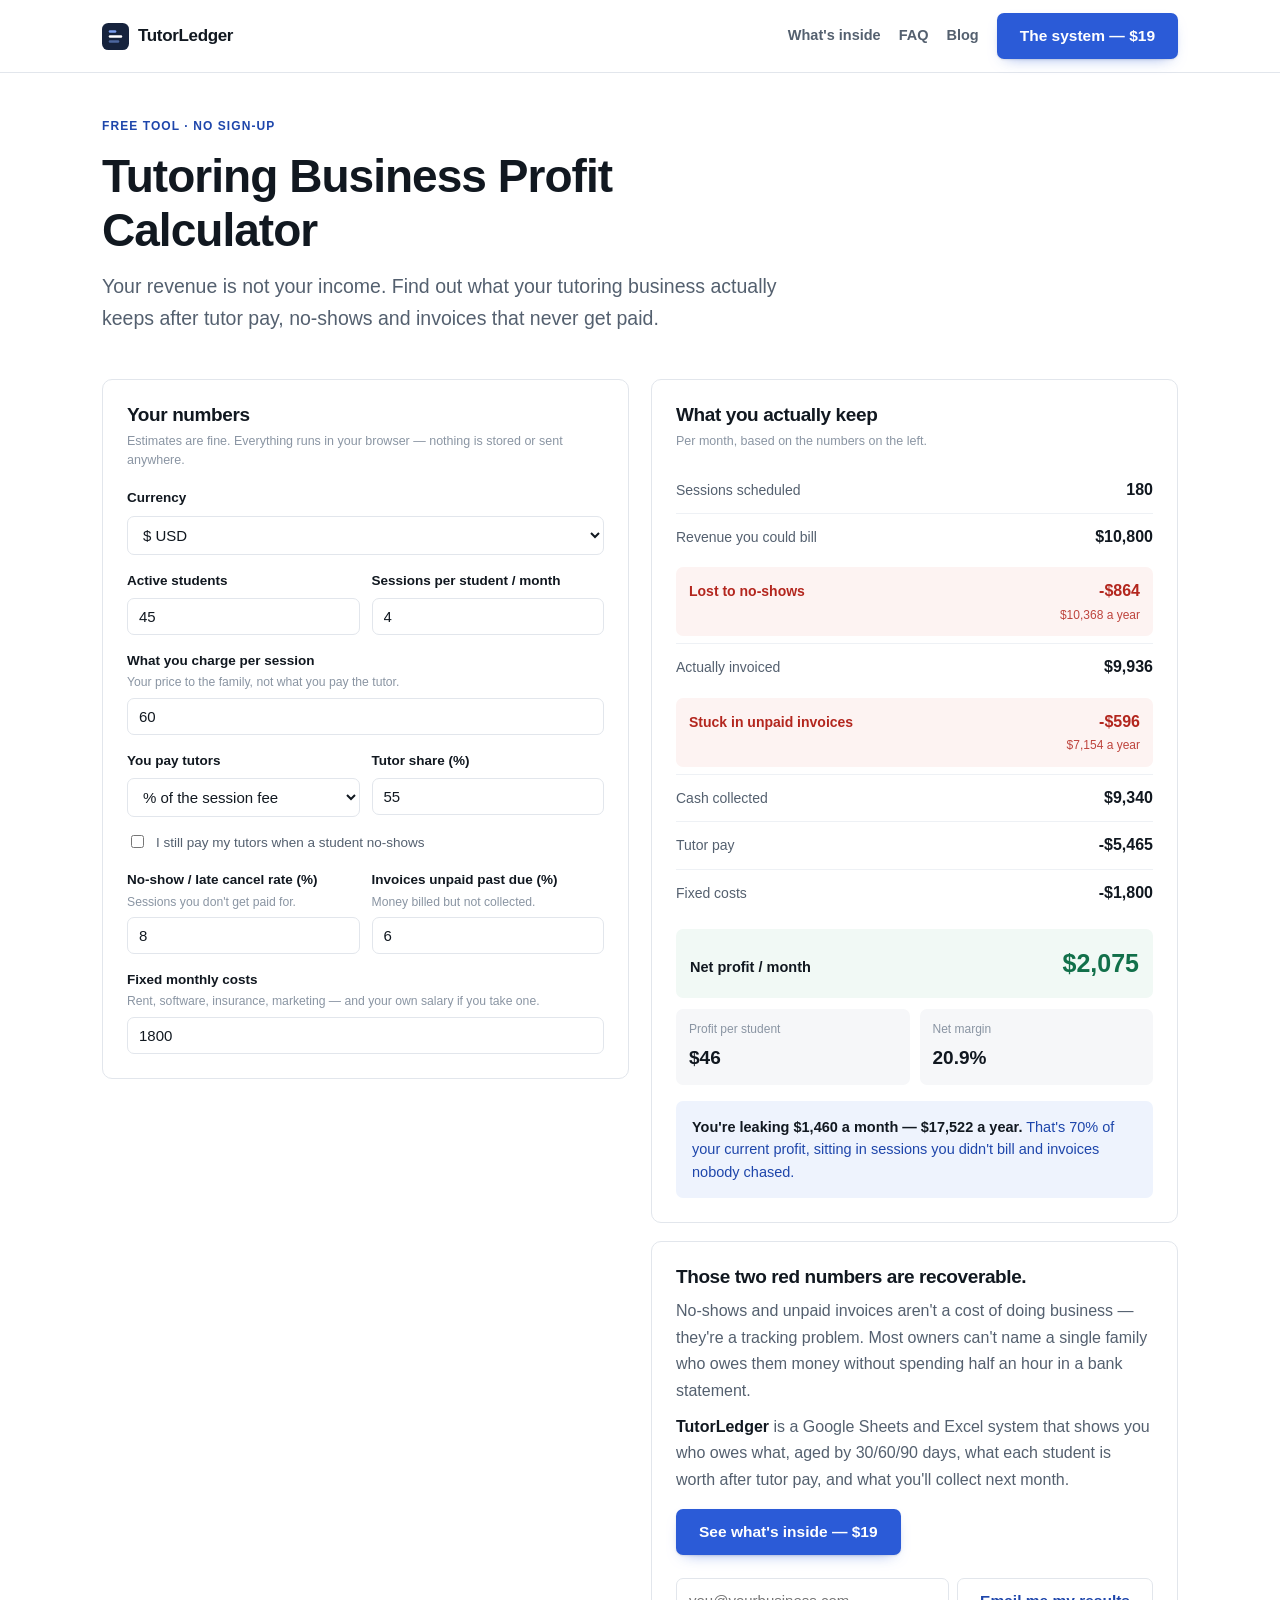
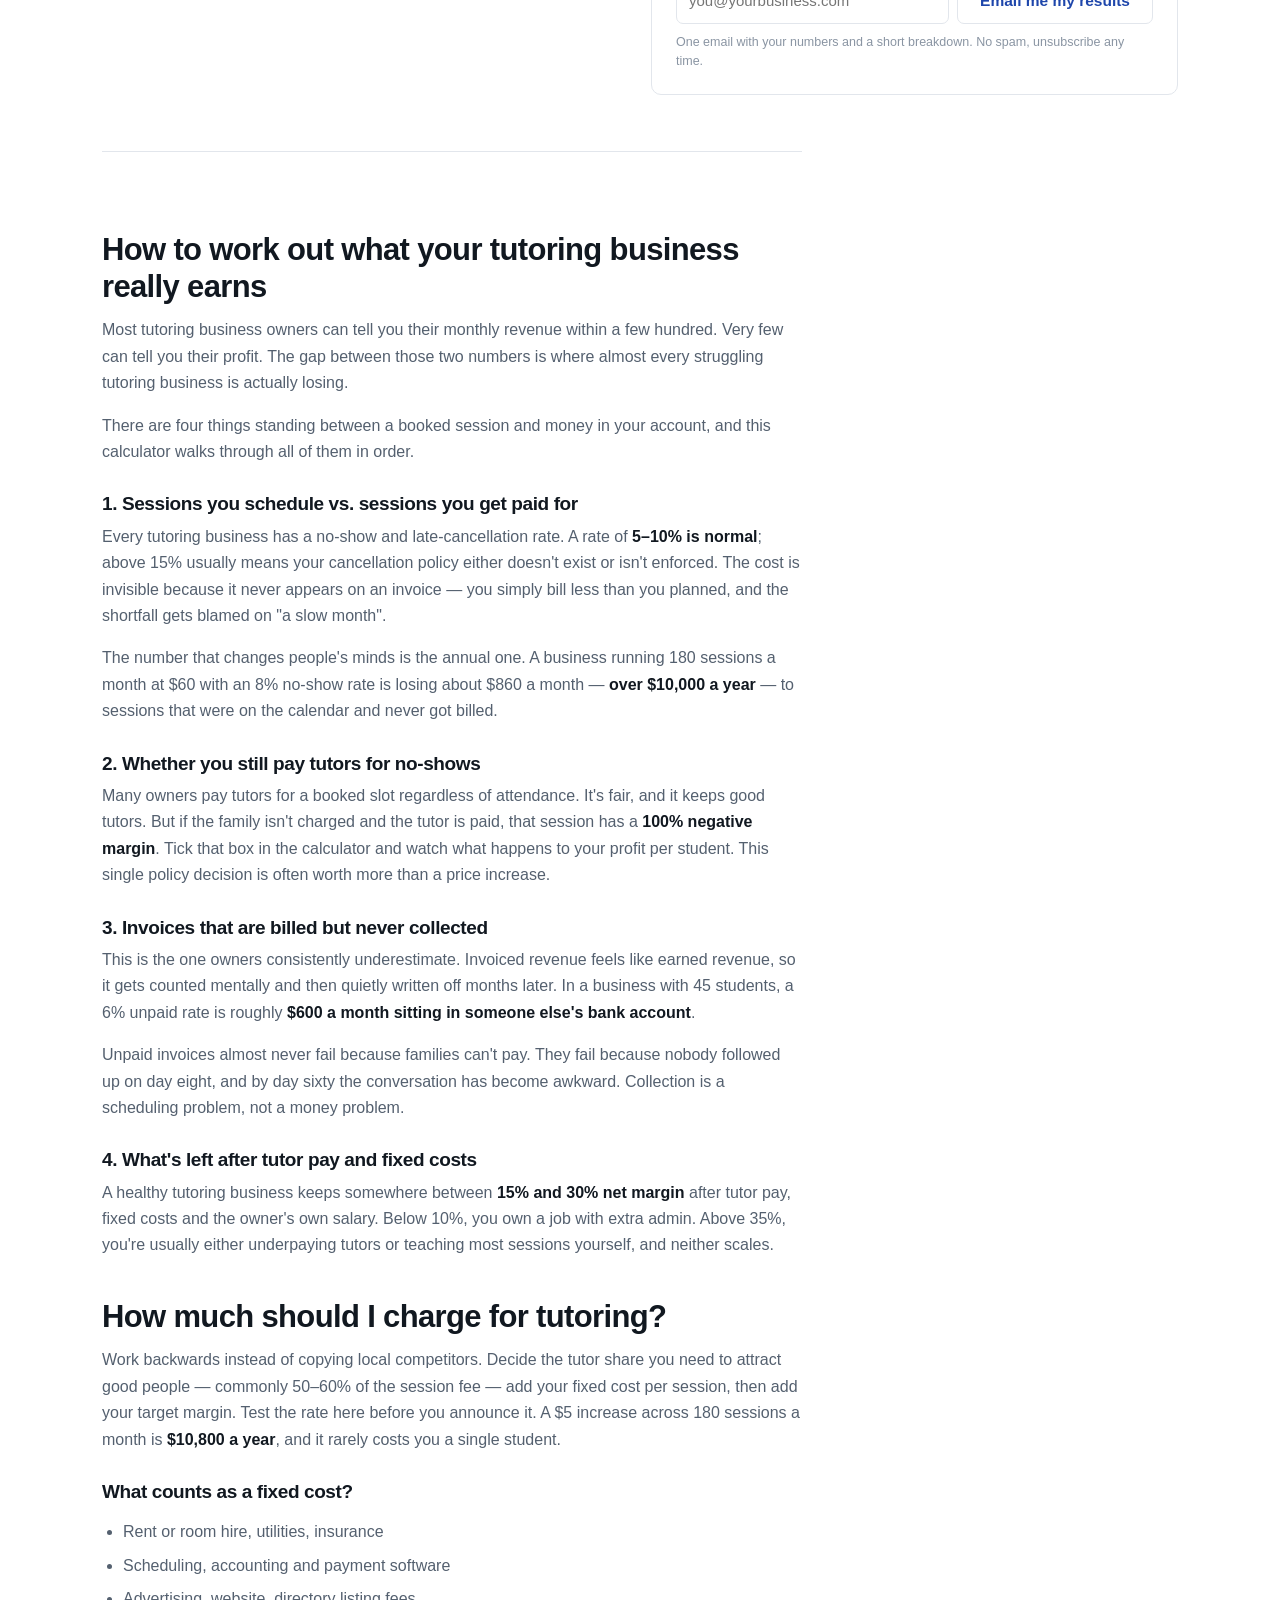
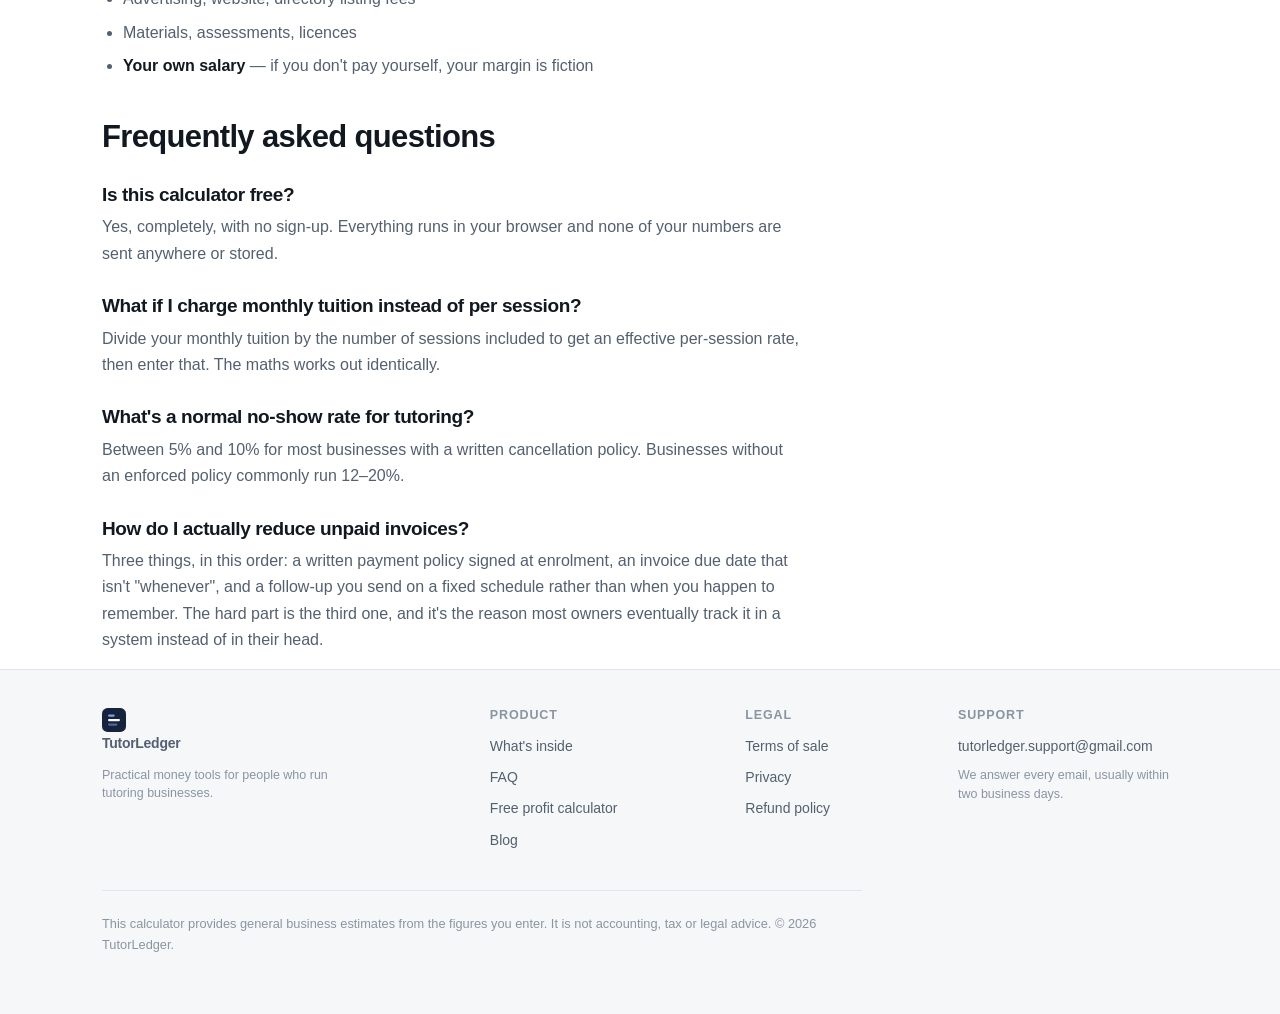
<file: tutoring-profit-calculator/index.html>
<!DOCTYPE html>
<html lang="en">
<head>
<meta charset="utf-8">
<meta name="viewport" content="width=device-width, initial-scale=1">
<title>Tutoring Business Profit Calculator — Free, No Sign-Up</title>
<meta name="description" content="Free calculator for tutoring business owners. Work out your real monthly profit after tutor pay, no-shows and unpaid invoices — and see how much revenue you lose each year.">
<link rel="canonical" href="https://tutorledger.github.io/tutoring-profit-calculator/">
<meta property="og:type" content="website">
<meta property="og:title" content="Tutoring Business Profit Calculator">
<meta property="og:description" content="Find out what your tutoring business actually keeps after tutor pay, no-shows and unpaid invoices. Free, no sign-up.">
<meta property="og:url" content="https://tutorledger.github.io/tutoring-profit-calculator/">
<meta name="twitter:card" content="summary_large_image">
<link rel="icon" href="../assets/logo.svg">
<link rel="stylesheet" href="../assets/tl.css?v=f169155d">
<script type="application/ld+json">
{
  "@context":"https://schema.org",
  "@graph":[
    {
      "@type":"WebApplication",
      "name":"Tutoring Business Profit Calculator",
      "applicationCategory":"BusinessApplication",
      "operatingSystem":"Any",
      "description":"Free calculator showing tutoring business owners their real monthly profit after tutor pay, no-shows and unpaid invoices.",
      "offers":{"@type":"Offer","price":"0","priceCurrency":"USD"}
    },
    {
      "@type":"FAQPage",
      "mainEntity":[
        {"@type":"Question","name":"What is a normal no-show rate for a tutoring business?",
         "acceptedAnswer":{"@type":"Answer","text":"Between 5% and 10% for most businesses with a written cancellation policy. Businesses without an enforced policy commonly run 12–20%."}},
        {"@type":"Question","name":"What is a healthy profit margin for a tutoring business?",
         "acceptedAnswer":{"@type":"Answer","text":"Most healthy tutoring businesses keep 15% to 30% net margin after tutor pay, fixed costs and the owner's salary."}},
        {"@type":"Question","name":"How much should I charge for tutoring?",
         "acceptedAnswer":{"@type":"Answer","text":"Work backwards: start from the tutor share you need to attract good people (commonly 50–60% of the session fee), add your fixed cost per session, then add your target margin."}}
      ]
    }
  ]
}
</script>
<style>
  /* calculator-specific additions on top of tl.css */
  .app{display:grid; grid-template-columns:1fr 1fr; gap:22px; align-items:start}
  @media (max-width:880px){ .app{grid-template-columns:1fr} }

  .field{margin-bottom:15px}
  .field:last-child{margin-bottom:0}
  label{display:block; font-size:13.5px; font-weight:650; margin-bottom:6px; color:var(--ink)}
  label small{display:block; font-weight:400; color:var(--ink-faint); font-size:12.2px; margin-top:2px; line-height:1.45}
  input[type=number],select{
    width:100%; padding:9px 11px; font-size:15px; font-family:inherit; font-variant-numeric:tabular-nums;
    color:var(--ink); background:var(--bg); border:1px solid var(--line); border-radius:var(--radius-sm); outline:none;
  }
  input[type=number]:focus,select:focus{border-color:var(--accent); box-shadow:0 0 0 3px var(--accent-soft)}
  .duo{display:grid; grid-template-columns:1fr 1fr; gap:12px}
  @media (max-width:420px){ .duo{grid-template-columns:1fr} }
  .check{display:flex; align-items:flex-start; gap:9px; font-size:13.5px; color:var(--ink-soft); font-weight:400; cursor:pointer}
  .check input{margin-top:3px; accent-color:var(--accent); flex:none}

  .out{border-top:1px solid var(--line-soft); padding:10px 0; display:flex; justify-content:space-between; align-items:baseline; gap:14px}
  .out:first-of-type{border-top:0}
  .out .k{font-size:14px; color:var(--ink-soft)}
  .out .v{font-size:16px; font-weight:650; font-variant-numeric:tabular-nums; white-space:nowrap; text-align:right}
  .leak{background:var(--loss-bg); border-radius:var(--radius-sm); padding:11px 13px; margin:7px 0; border-top:0}
  .leak .k{color:var(--loss); font-weight:650}
  .leak .v{color:var(--loss)}
  .leak .yr{display:block; font-size:12px; font-weight:500; opacity:.85; margin-top:1px}
  .total{background:var(--gain-bg); border-radius:var(--radius-sm); padding:14px; margin-top:13px}
  .total .k{font-size:14.5px; font-weight:650; color:var(--ink)}
  .total .v{font-size:25px; font-weight:750; color:var(--gain)}
  .total.negative{background:var(--loss-bg)}
  .total.negative .v{color:var(--loss)}
  .mini{display:grid; grid-template-columns:1fr 1fr; gap:10px; margin-top:11px}
  .mini div{background:var(--bg-alt); border-radius:var(--radius-sm); padding:11px 13px}
  .mini .k{font-size:12px; color:var(--ink-faint); display:block; margin-bottom:2px}
  .mini .v{font-size:19px; font-weight:700; font-variant-numeric:tabular-nums}
  .verdict{margin-top:16px; padding:15px 16px; border-radius:var(--radius-sm); background:var(--accent-soft); font-size:14.5px; line-height:1.55; color:var(--accent-ink)}
  .verdict strong{color:var(--ink)}
  .emailform{display:flex; gap:8px; margin-top:14px; flex-wrap:wrap}
  .emailform input[type=email]{
    flex:1 1 210px; padding:10px 12px; font-size:15px; font-family:inherit;
    border:1px solid var(--line); border-radius:var(--radius-sm); background:var(--bg); color:var(--ink);
  }
</style>
</head>
<body>

<header class="site-head">
  <nav class="wrap nav">
    <a class="logo" href="../">
      <svg viewBox="0 0 32 32" width="27" height="27" aria-hidden="true">
        <rect width="32" height="32" rx="7.5" fill="#16233D"/>
        <rect x="8" y="8.5" width="9" height="3" rx="1.5" fill="#7CA0F0"/>
        <rect x="8" y="14.5" width="16" height="3" rx="1.5" fill="#FFFFFF"/>
        <rect x="8" y="20.5" width="12.5" height="3" rx="1.5" fill="#7CA0F0" opacity=".55"/>
      </svg>
      TutorLedger
    </a>
    <div class="nav-spacer"></div>
    <a class="navlink hide-sm" href="../#inside">What's inside</a>
    <a class="navlink hide-sm" href="../#faq">FAQ</a>
    <a class="navlink hide-sm" href="../blog/">Blog</a>
    <a class="btn glow" href="../">The system — $19</a>
  </nav>
</header>

<main class="wrap">

  <section class="tight" style="padding-bottom:26px">
    <div class="measure">
      <p class="eyebrow">Free tool · No sign-up</p>
      <h1>Tutoring Business Profit Calculator</h1>
      <p class="lede" style="margin-top:14px">
        Your revenue is not your income. Find out what your tutoring business actually keeps after
        tutor pay, no-shows and invoices that never get paid.
      </p>
    </div>
  </section>

  <div class="app" style="margin-bottom:56px">

    <!-- ============ INPUTS ============ -->
    <form class="card" id="calc" autocomplete="off">
      <h3>Your numbers</h3>
      <p class="tiny faint" style="margin:5px 0 18px">Estimates are fine. Everything runs in your browser — nothing is stored or sent anywhere.</p>

      <div class="field">
        <label for="currency">Currency</label>
        <select id="currency">
          <option value="USD">$ USD</option>
          <option value="GBP">£ GBP</option>
          <option value="EUR">€ EUR</option>
          <option value="CAD">$ CAD</option>
          <option value="AUD">$ AUD</option>
        </select>
      </div>

      <div class="duo">
        <div class="field">
          <label for="students">Active students</label>
          <input type="number" id="students" value="45" min="0" step="1">
        </div>
        <div class="field">
          <label for="sessions">Sessions per student / month</label>
          <input type="number" id="sessions" value="4" min="0" step="0.5">
        </div>
      </div>

      <div class="field">
        <label for="rate">What you charge per session
          <small>Your price to the family, not what you pay the tutor.</small>
        </label>
        <input type="number" id="rate" value="60" min="0" step="1">
      </div>

      <div class="duo">
        <div class="field">
          <label for="paytype">You pay tutors</label>
          <select id="paytype">
            <option value="pct">% of the session fee</option>
            <option value="flat">A flat amount per session</option>
          </select>
        </div>
        <div class="field">
          <label for="payval" id="payvalLabel">Tutor share (%)</label>
          <input type="number" id="payval" value="55" min="0" step="1">
        </div>
      </div>

      <div class="field">
        <label class="check">
          <input type="checkbox" id="paynoshow">
          <span>I still pay my tutors when a student no-shows</span>
        </label>
      </div>

      <div class="duo">
        <div class="field">
          <label for="noshow">No-show / late cancel rate (%)
            <small>Sessions you don't get paid for.</small>
          </label>
          <input type="number" id="noshow" value="8" min="0" max="100" step="0.5">
        </div>
        <div class="field">
          <label for="unpaid">Invoices unpaid past due (%)
            <small>Money billed but not collected.</small>
          </label>
          <input type="number" id="unpaid" value="6" min="0" max="100" step="0.5">
        </div>
      </div>

      <div class="field">
        <label for="fixed">Fixed monthly costs
          <small>Rent, software, insurance, marketing — and your own salary if you take one.</small>
        </label>
        <input type="number" id="fixed" value="1800" min="0" step="10">
      </div>
    </form>

    <!-- ============ OUTPUTS ============ -->
    <div>
      <div class="card">
        <h3>What you actually keep</h3>
        <p class="tiny faint" style="margin:5px 0 16px">Per month, based on the numbers on the left.</p>

        <div class="out"><span class="k">Sessions scheduled</span><span class="v" id="oSessions">—</span></div>
        <div class="out"><span class="k">Revenue you could bill</span><span class="v" id="oPotential">—</span></div>

        <div class="out leak">
          <span class="k">Lost to no-shows</span>
          <span class="v" id="oNoshow">—<small class="yr" id="oNoshowYr"></small></span>
        </div>

        <div class="out"><span class="k">Actually invoiced</span><span class="v" id="oInvoiced">—</span></div>

        <div class="out leak">
          <span class="k">Stuck in unpaid invoices</span>
          <span class="v" id="oUnpaid">—<small class="yr" id="oUnpaidYr"></small></span>
        </div>

        <div class="out"><span class="k">Cash collected</span><span class="v" id="oCollected">—</span></div>
        <div class="out"><span class="k">Tutor pay</span><span class="v" id="oTutor">—</span></div>
        <div class="out"><span class="k">Fixed costs</span><span class="v" id="oFixed">—</span></div>

        <div class="total" id="totalBox">
          <div class="out" style="border:0; padding:0">
            <span class="k">Net profit / month</span><span class="v" id="oNet">—</span>
          </div>
        </div>

        <div class="mini">
          <div><span class="k">Profit per student</span><span class="v" id="oPerStudent">—</span></div>
          <div><span class="k">Net margin</span><span class="v" id="oMargin">—</span></div>
        </div>

        <div class="verdict" id="verdict"></div>
      </div>

      <!-- ============ CTA ============ -->
      <div class="card" style="margin-top:18px">
        <h3>Those two red numbers are recoverable.</h3>
        <p class="muted" style="margin:10px 0">
          No-shows and unpaid invoices aren't a cost of doing business — they're a tracking problem.
          Most owners can't name a single family who owes them money without spending half an hour
          in a bank statement.
        </p>
        <p class="muted" style="margin:0 0 16px">
          <strong style="color:var(--ink)">TutorLedger</strong> is a Google Sheets and Excel system that shows you who owes
          what, aged by 30/60/90 days, what each student is worth after tutor pay, and what you'll
          collect next month.
        </p>
        <a class="btn glow" href="../">See what's inside — $19</a>

        <form class="emailform" action="https://formspree.io/f/mjgnlzzq" method="POST">
          <input type="email" name="email" placeholder="you@yourbusiness.com" required aria-label="Your email address">
          <input type="hidden" name="source" value="profit-calculator">
          <button class="btn ghost" type="submit">Email me my results</button>
        </form>
        <p class="tiny faint" style="margin:9px 0 0">One email with your numbers and a short breakdown. No spam, unsubscribe any time.</p>
      </div>
    </div>
  </div>

  <!-- ============ SEO CONTENT ============ -->
  <article class="prose" style="border-top:1px solid var(--line); padding-top:40px">
    <h2>How to work out what your tutoring business really earns</h2>
    <p>Most tutoring business owners can tell you their monthly revenue within a few hundred. Very few can tell you their profit. The gap between those two numbers is where almost every struggling tutoring business is actually losing.</p>
    <p>There are four things standing between a booked session and money in your account, and this calculator walks through all of them in order.</p>

    <h3>1. Sessions you schedule vs. sessions you get paid for</h3>
    <p>Every tutoring business has a no-show and late-cancellation rate. A rate of <strong>5–10% is normal</strong>; above 15% usually means your cancellation policy either doesn't exist or isn't enforced. The cost is invisible because it never appears on an invoice — you simply bill less than you planned, and the shortfall gets blamed on "a slow month".</p>
    <p>The number that changes people's minds is the annual one. A business running 180 sessions a month at $60 with an 8% no-show rate is losing about $860 a month — <strong>over $10,000 a year</strong> — to sessions that were on the calendar and never got billed.</p>

    <h3>2. Whether you still pay tutors for no-shows</h3>
    <p>Many owners pay tutors for a booked slot regardless of attendance. It's fair, and it keeps good tutors. But if the family isn't charged and the tutor is paid, that session has a <strong>100% negative margin</strong>. Tick that box in the calculator and watch what happens to your profit per student. This single policy decision is often worth more than a price increase.</p>

    <h3>3. Invoices that are billed but never collected</h3>
    <p>This is the one owners consistently underestimate. Invoiced revenue feels like earned revenue, so it gets counted mentally and then quietly written off months later. In a business with 45 students, a 6% unpaid rate is roughly <strong>$600 a month sitting in someone else's bank account</strong>.</p>
    <p>Unpaid invoices almost never fail because families can't pay. They fail because nobody followed up on day eight, and by day sixty the conversation has become awkward. Collection is a scheduling problem, not a money problem.</p>

    <h3>4. What's left after tutor pay and fixed costs</h3>
    <p>A healthy tutoring business keeps somewhere between <strong>15% and 30% net margin</strong> after tutor pay, fixed costs and the owner's own salary. Below 10%, you own a job with extra admin. Above 35%, you're usually either underpaying tutors or teaching most sessions yourself, and neither scales.</p>

    <h2>How much should I charge for tutoring?</h2>
    <p>Work backwards instead of copying local competitors. Decide the tutor share you need to attract good people — commonly 50–60% of the session fee — add your fixed cost per session, then add your target margin. Test the rate here before you announce it. A $5 increase across 180 sessions a month is <strong>$10,800 a year</strong>, and it rarely costs you a single student.</p>

    <h3>What counts as a fixed cost?</h3>
    <ul>
      <li>Rent or room hire, utilities, insurance</li>
      <li>Scheduling, accounting and payment software</li>
      <li>Advertising, website, directory listing fees</li>
      <li>Materials, assessments, licences</li>
      <li><strong>Your own salary</strong> — if you don't pay yourself, your margin is fiction</li>
    </ul>

    <h2>Frequently asked questions</h2>
    <h3>Is this calculator free?</h3>
    <p>Yes, completely, with no sign-up. Everything runs in your browser and none of your numbers are sent anywhere or stored.</p>

    <h3>What if I charge monthly tuition instead of per session?</h3>
    <p>Divide your monthly tuition by the number of sessions included to get an effective per-session rate, then enter that. The maths works out identically.</p>

    <h3>What's a normal no-show rate for tutoring?</h3>
    <p>Between 5% and 10% for most businesses with a written cancellation policy. Businesses without an enforced policy commonly run 12–20%.</p>

    <h3>How do I actually reduce unpaid invoices?</h3>
    <p>Three things, in this order: a written payment policy signed at enrolment, an invoice due date that isn't "whenever", and a follow-up you send on a fixed schedule rather than when you happen to remember. The hard part is the third one, and it's the reason most owners eventually track it in a system instead of in their head.</p>
  </article>
</main>

<footer class="site-foot">
  <div class="wrap">
    <div class="foot-grid">
      <div style="min-width:220px">
        <a class="logo" href="../" style="margin-bottom:10px">
          <svg viewBox="0 0 32 32" width="24" height="24" aria-hidden="true">
            <rect width="32" height="32" rx="7.5" fill="#16233D"/>
            <rect x="8" y="8.5" width="9" height="3" rx="1.5" fill="#7CA0F0"/>
            <rect x="8" y="14.5" width="16" height="3" rx="1.5" fill="#FFFFFF"/>
            <rect x="8" y="20.5" width="12.5" height="3" rx="1.5" fill="#7CA0F0" opacity=".55"/>
          </svg>
          TutorLedger
        </a>
        <p class="tiny faint" style="max-width:260px">Practical money tools for people who run tutoring businesses.</p>
      </div>
      <div>
        <h4>Product</h4>
        <a href="../#inside">What's inside</a>
        <a href="../#faq">FAQ</a>
        <a href="./">Free profit calculator</a>
        <a href="../blog/">Blog</a>
      </div>
      <div>
        <h4>Legal</h4>
        <a href="../terms.html">Terms of sale</a>
        <a href="../privacy.html">Privacy</a>
        <a href="../refund-policy.html">Refund policy</a>
      </div>
      <div>
        <h4>Support</h4>
        <a href="mailto:tutorledger.support@gmail.com">tutorledger.support@gmail.com</a>
        <p class="tiny faint" style="margin-top:4px; max-width:220px">We answer every email, usually within two business days.</p>
      </div>
    </div>
    <p class="legal">
      This calculator provides general business estimates from the figures you enter. It is not
      accounting, tax or legal advice. © <span id="yr">2026</span> TutorLedger.
    </p>
  </div>
</footer>

<script src="../assets/tl.js?v=f6b3a63f" defer></script>
<script>document.getElementById("yr").textContent=new Date().getFullYear();</script>
<script>
(function(){
  var SYM = { USD:"$", GBP:"£", EUR:"€", CAD:"C$", AUD:"A$" };
  var $ = function(id){ return document.getElementById(id); };
  var ids = ["currency","students","sessions","rate","paytype","payval","paynoshow","noshow","unpaid","fixed"];

  /* Strings this script writes itself, so they are not in the markup. */
  var STR = {
    share:   "Tutor share (%)",
    perSess: "Tutor pay per session (",
    empty:   "Enter your student count and session rate to see where your money goes.",
    loss:    "<strong>You're running at a loss of {a} a month.</strong> Before you raise prices, look at the two red lines — recovering them would close ",
    lossAll: "the entire gap.",
    lossMost:"most of it.",
    leak:    "<strong>You're leaking {a} a month — {b} a year.</strong> That's {p}% of your current profit, sitting in sessions you didn't bill and invoices nobody chased.",
    alsoPay: " You're also paying tutors {a} a month for sessions that generated no revenue at all.",
    year:    " a year"
  };
  function T(){ return STR; }

  function num(id){ var v = parseFloat($(id).value); return isFinite(v) && v > 0 ? v : 0; }

  function money(v, sym){
    var neg = v < 0;
    var s = sym + Math.abs(Math.round(v)).toLocaleString("en-US");
    return neg ? "-" + s : s;
  }

  function calc(){
    var sym      = SYM[$("currency").value] || "$";
    var students = num("students");
    var perStu   = num("sessions");
    var rate     = num("rate");
    var payType  = $("paytype").value;
    var payVal   = num("payval");
    var payNoShow= $("paynoshow").checked;
    var nsRate   = Math.min(num("noshow"), 100) / 100;
    var upRate   = Math.min(num("unpaid"), 100) / 100;
    var fixed    = num("fixed");

    $("payvalLabel").textContent = payType === "pct"
      ? T().share
      : T().perSess + sym + ")";

    var scheduled = students * perStu;
    var missed    = scheduled * nsRate;
    var held      = scheduled - missed;

    var potential = scheduled * rate;
    var noShowLoss= missed * rate;
    var invoiced  = potential - noShowLoss;
    var unpaid    = invoiced * upRate;
    var collected = invoiced - unpaid;

    var perSessionCost = payType === "pct" ? rate * (payVal / 100) : payVal;
    var paidSessions   = payNoShow ? scheduled : held;
    var tutorCost      = paidSessions * perSessionCost;

    var net    = collected - tutorCost - fixed;
    var perStu2= students > 0 ? net / students : 0;
    var margin = invoiced > 0 ? (net / invoiced) * 100 : 0;

    $("oSessions").textContent  = Math.round(scheduled).toLocaleString("en-US");
    $("oPotential").textContent = money(potential, sym);
    $("oNoshow").firstChild.nodeValue = "-" + money(noShowLoss, sym);
    $("oNoshowYr").textContent  = noShowLoss > 0 ? money(noShowLoss * 12, sym) + T().year : "";
    $("oInvoiced").textContent  = money(invoiced, sym);
    $("oUnpaid").firstChild.nodeValue = "-" + money(unpaid, sym);
    $("oUnpaidYr").textContent  = unpaid > 0 ? money(unpaid * 12, sym) + T().year : "";
    $("oCollected").textContent = money(collected, sym);
    $("oTutor").textContent     = "-" + money(tutorCost, sym);
    $("oFixed").textContent     = "-" + money(fixed, sym);
    $("oNet").textContent       = money(net, sym);
    $("oPerStudent").textContent= money(perStu2, sym);
    $("oMargin").textContent    = (Math.round(margin * 10) / 10) + "%";

    $("totalBox").className = net < 0 ? "total negative" : "total";

    var leak = noShowLoss + unpaid;
    var t = T(), v;
    if (students === 0 || rate === 0) {
      v = t.empty;
    } else if (net < 0) {
      v = t.loss.replace("{a}", money(-net, sym)) +
          (leak >= -net ? t.lossAll : t.lossMost);
    } else {
      v = t.leak.replace("{a}", money(leak, sym))
                .replace("{b}", money(leak * 12, sym))
                .replace("{p}", net > 0 ? Math.round((leak / net) * 100) : 0);
      if (payNoShow && missed > 0) {
        v += t.alsoPay.replace("{a}", money(missed * perSessionCost, sym));
      }
    }
    $("verdict").innerHTML = v;
  }

  ids.forEach(function(id){
    var el = $(id);
    el.addEventListener("input", calc);
    el.addEventListener("change", calc);
  });
  calc();
})();
</script>
</body>
</html>
</file>
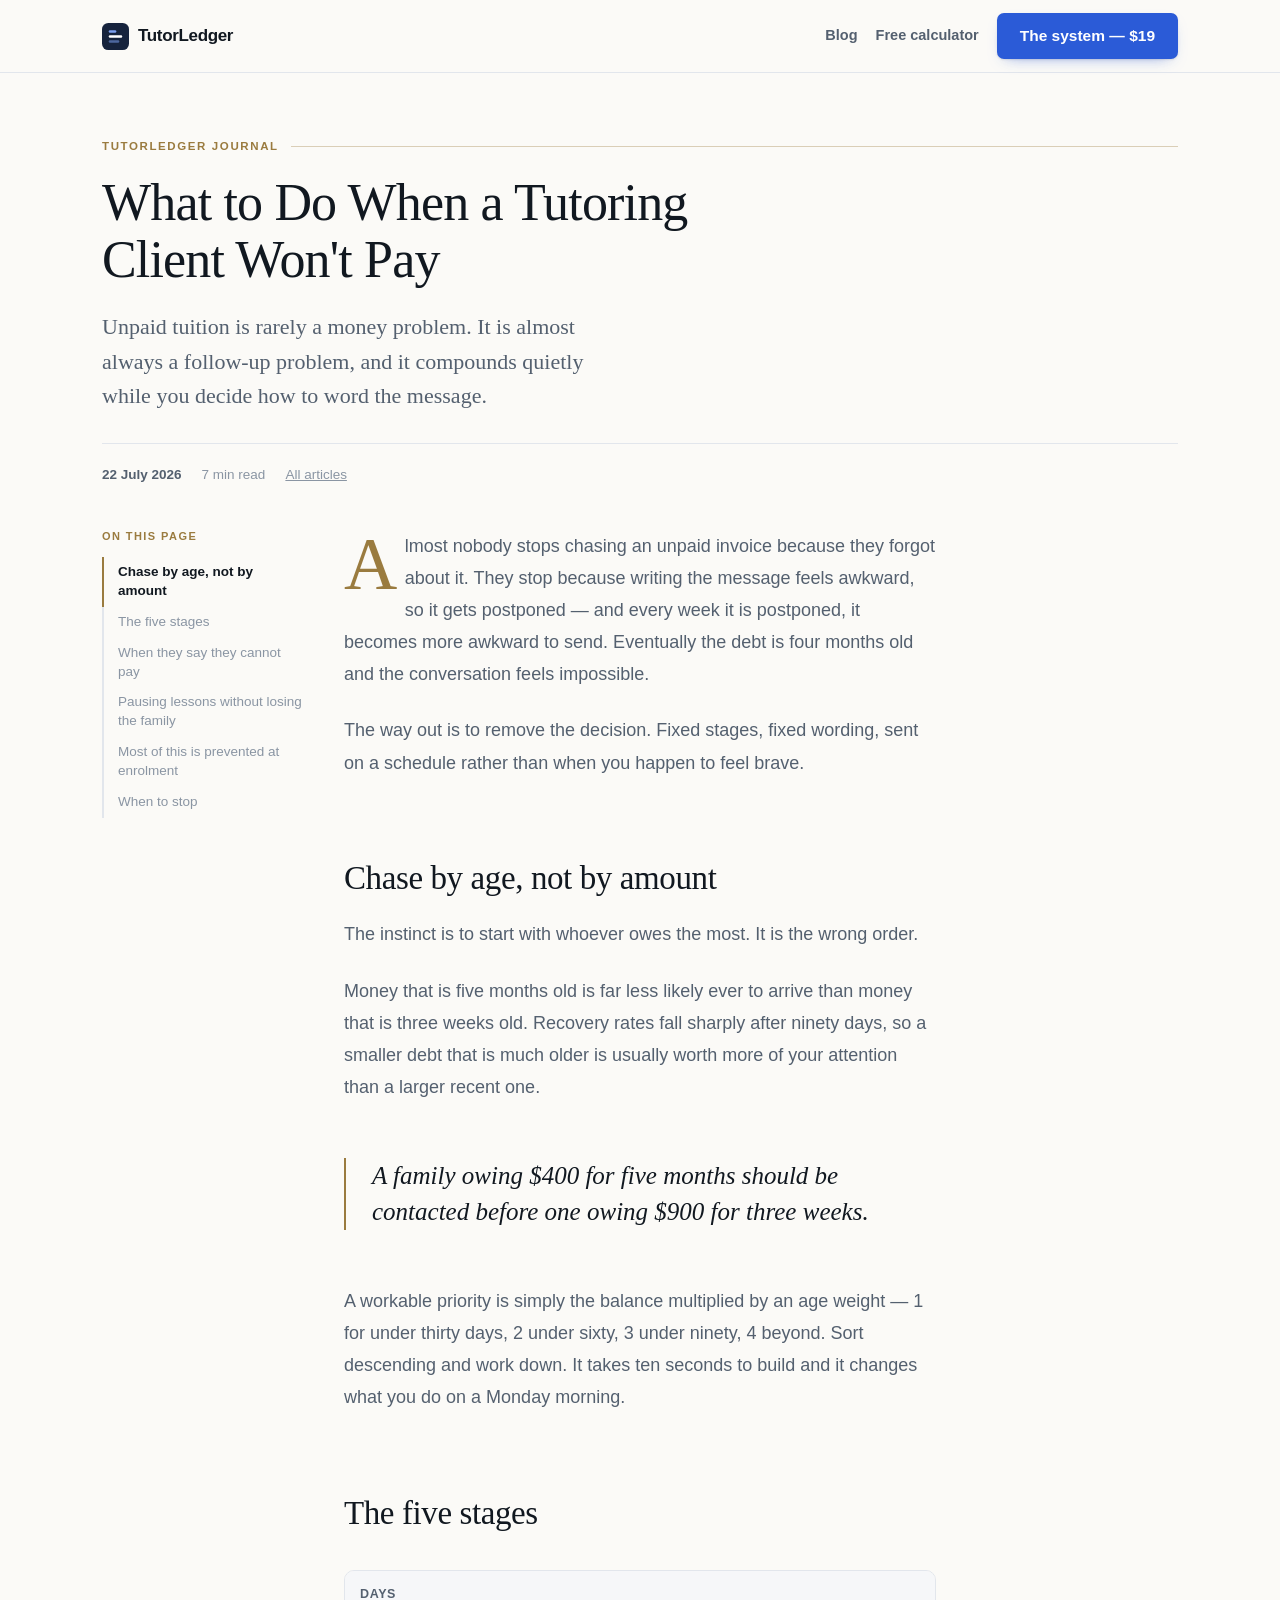
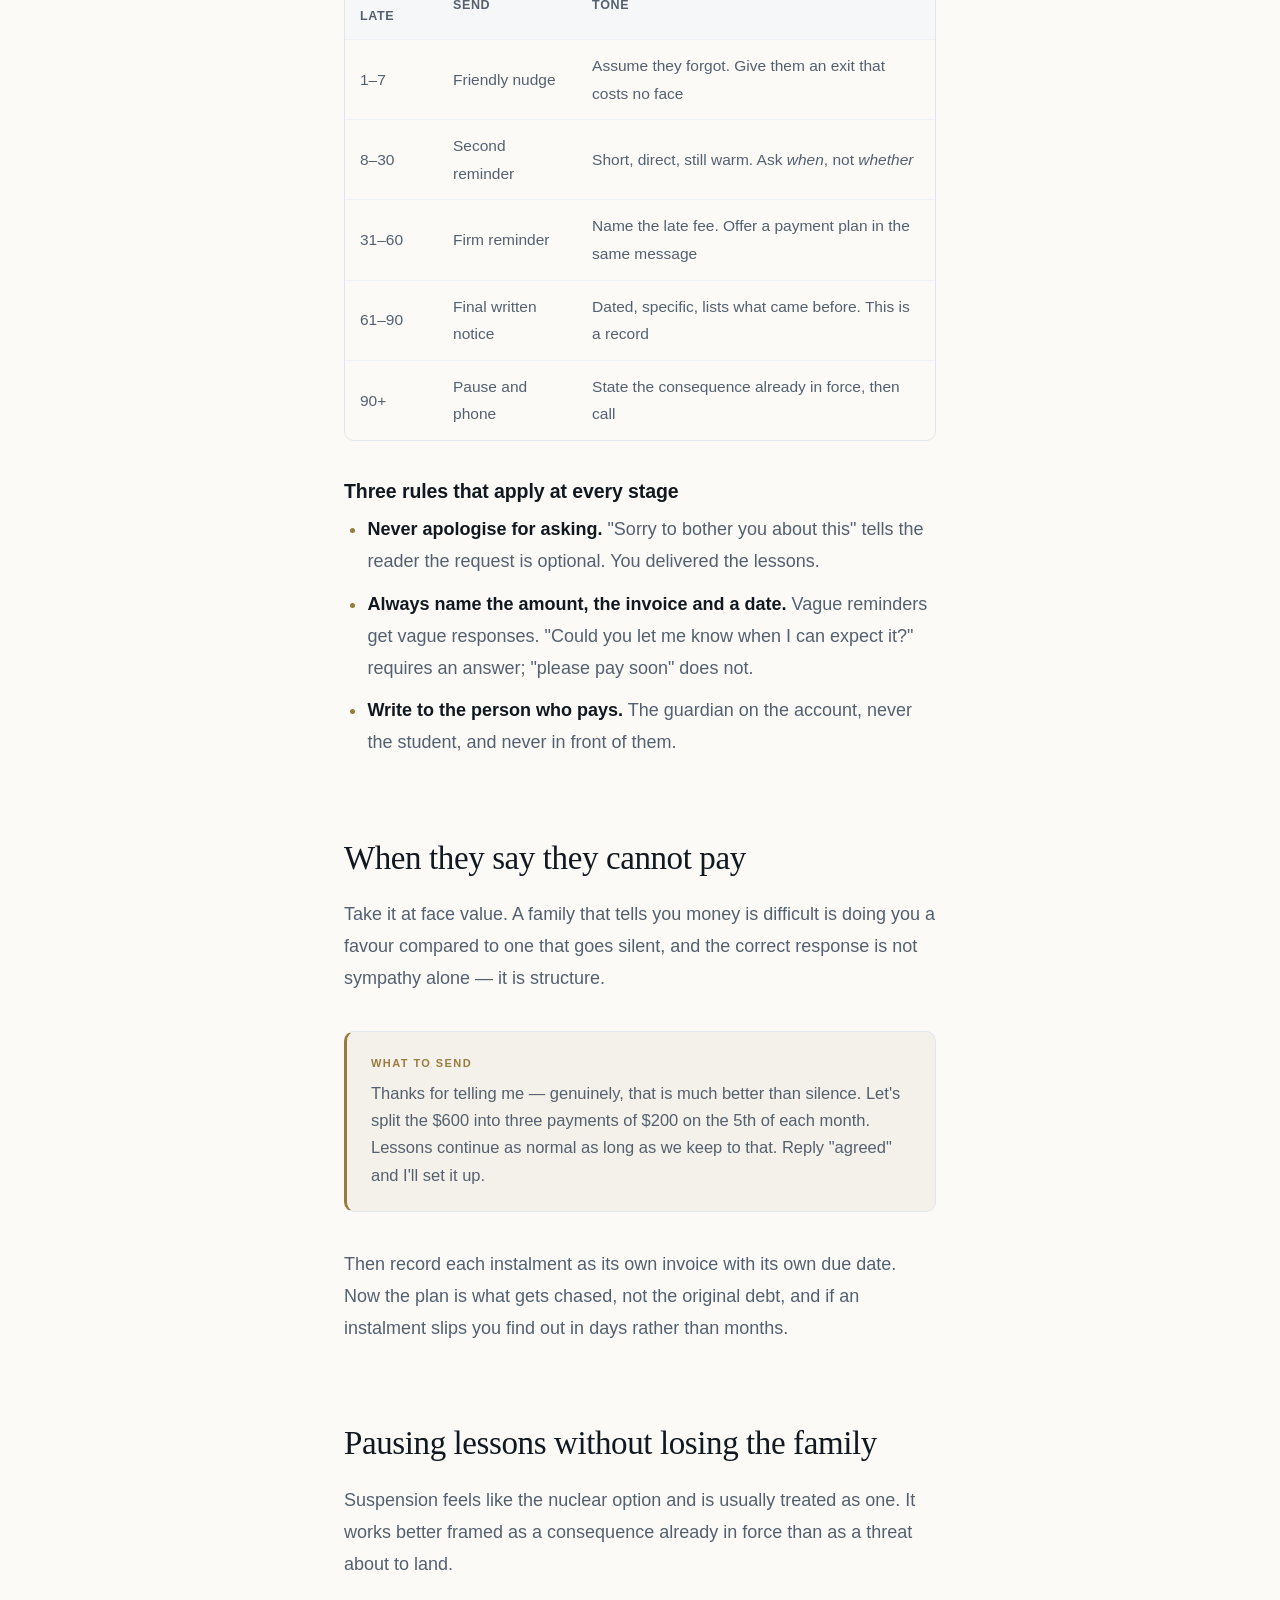
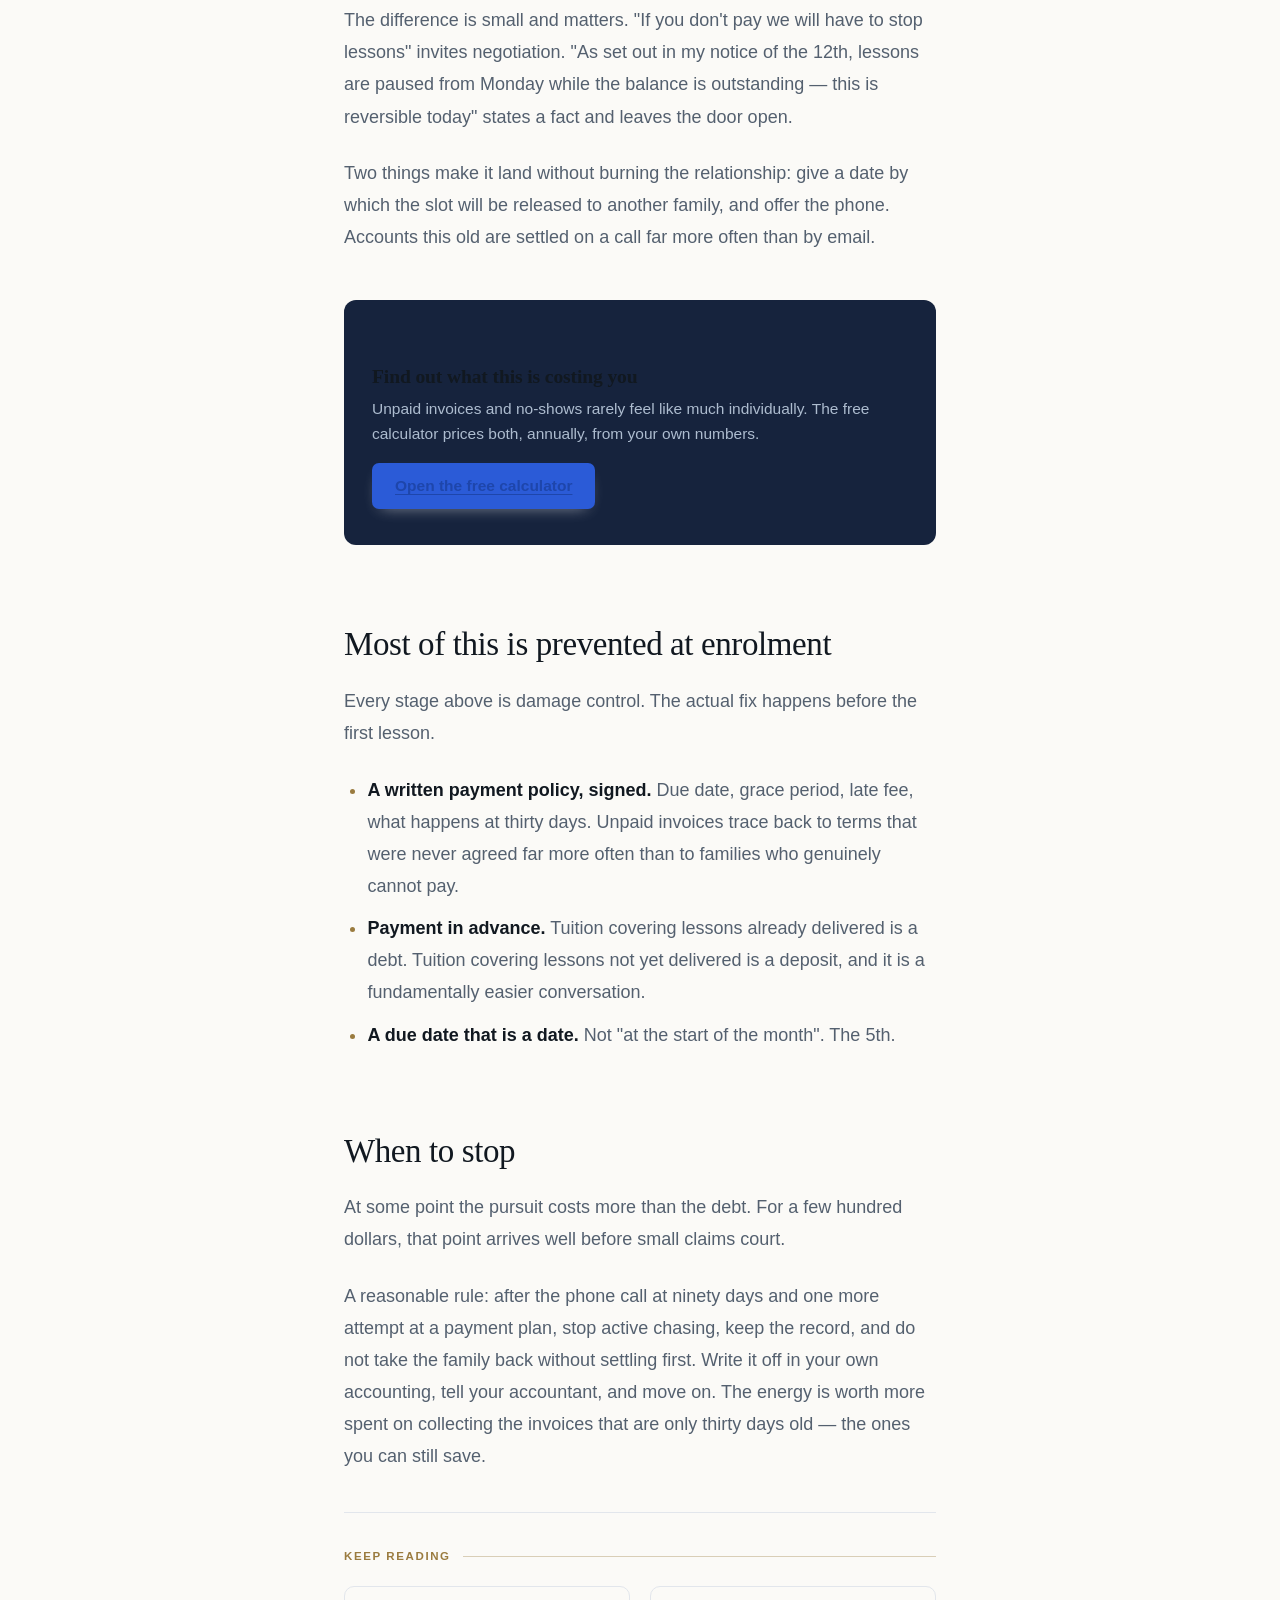
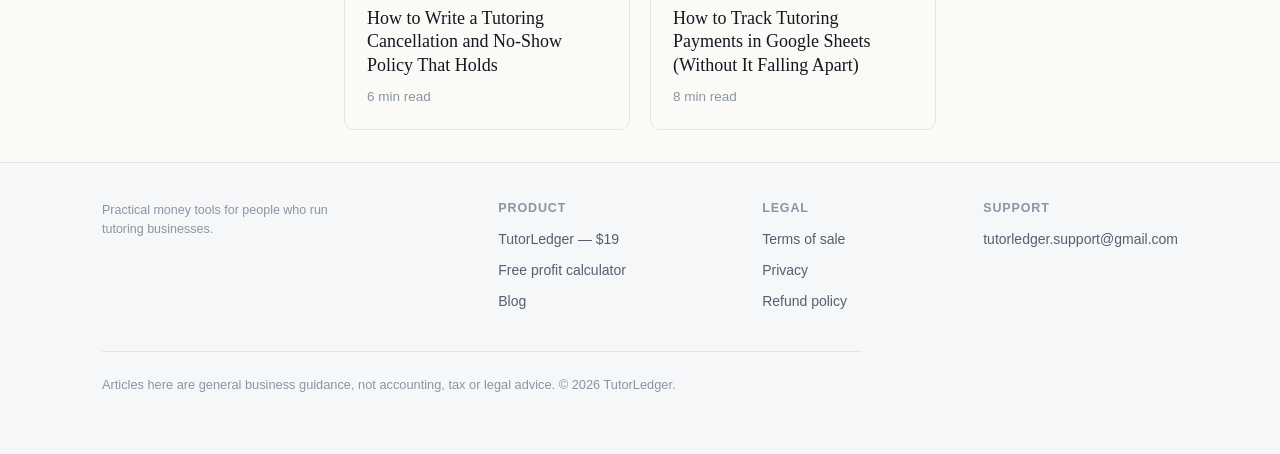
<file: blog/client-wont-pay-tutoring/index.html>
<!DOCTYPE html>
<html lang="en">
<head>
<meta charset="utf-8">
<meta name="viewport" content="width=device-width, initial-scale=1">
<title>What to Do When a Tutoring Client Won't Pay — TutorLedger</title>
<meta name="description" content="A calm, five-stage escalation for unpaid tuition — what to send at 7, 30, 60 and 90 days, why chasing by age beats chasing by amount, and when to pause lessons.">
<link rel="canonical" href="https://tutorledger.github.io/blog/client-wont-pay-tutoring/">
<meta property="og:type" content="article">
<meta property="og:title" content="What to Do When a Tutoring Client Won't Pay — TutorLedger">
<meta property="og:description" content="A calm, five-stage escalation for unpaid tuition — what to send at 7, 30, 60 and 90 days, why chasing by age beats chasing by amount, and when to pause lessons.">
<meta property="og:url" content="https://tutorledger.github.io/blog/client-wont-pay-tutoring/">
<meta property="og:image" content="https://tutorledger.github.io/assets/og-cover.png">
<meta name="twitter:card" content="summary_large_image">
<link rel="icon" href="../../assets/logo.svg">
<link rel="stylesheet" href="../../assets/tl.css?v=f169155d">
<link rel="stylesheet" href="../../assets/blog.css?v=c5a45bbe">
<script type="application/ld+json">
{"@context":"https://schema.org","@type":"Article",
 "headline":"What to Do When a Tutoring Client Won"t Pay",
 "description":"A calm, five-stage escalation for unpaid tuition — what to send at 7, 30, 60 and 90 days, why chasing by age beats chasing by amount, and when to pause lessons.",
 "datePublished":"2026-07-22","dateModified":"2026-07-22",
 "author":{"@type":"Organization","name":"TutorLedger"},
 "publisher":{"@type":"Organization","name":"TutorLedger"},
 "mainEntityOfPage":"https://tutorledger.github.io/blog/client-wont-pay-tutoring/",
 "image":"https://tutorledger.github.io/assets/og-cover.png"}
</script>
</head>
<body class="blog">
<div class="progress"></div>
<header class="site-head">
  <nav class="wrap nav">
    <a class="logo" href="../../"><svg viewBox="0 0 32 32" width="27" height="27" aria-hidden="true"><rect width="32" height="32" rx="7.5" fill="#16233D"/><rect x="8" y="8.5" width="9" height="3" rx="1.5" fill="#7CA0F0"/><rect x="8" y="14.5" width="16" height="3" rx="1.5" fill="#FFFFFF"/><rect x="8" y="20.5" width="12.5" height="3" rx="1.5" fill="#7CA0F0" opacity=".55"/></svg> TutorLedger</a>
    <div class="nav-spacer"></div>
    <a class="navlink hide-sm" href="../../blog/">Blog</a>
    <a class="navlink" href="../../tutoring-profit-calculator/">Free calculator</a>
    <a class="btn glow" href="../../">The system — $19</a>
  </nav>
</header>

<main class="wrap">

  <div class="article-head">
    <p class="kicker">TutorLedger Journal</p>
    <h1>What to Do When a Tutoring Client Won't Pay</h1>
    <p class="standfirst">Unpaid tuition is rarely a money problem. It is almost always a follow-up problem, and it compounds quietly while you decide how to word the message.</p>
    <div class="byline">
      <span><b>22 July 2026</b></span>
      <span>7 min read</span>
      <span><a href="../" style="color:inherit">All articles</a></span>
    </div>
  </div>

  <div class="layout">
    <nav class="toc" aria-label="On this page">
      <h4>On this page</h4>
      <a href="#age-not-size">Chase by age, not by amount</a>
      <a href="#stages">The five stages</a>
      <a href="#cannot-pay">When they say they cannot pay</a>
      <a href="#pausing">Pausing lessons without losing the family</a>
      <a href="#prevention">Most of this is prevented at enrolment</a>
      <a href="#write-off">When to stop</a>
    </nav>

    <div class="prose">
      <article class="post">
<p class="opening">Almost nobody stops chasing an unpaid invoice because they forgot about it. They
stop because writing the message feels awkward, so it gets postponed — and every week it is
postponed, it becomes more awkward to send. Eventually the debt is four months old and the
conversation feels impossible.</p>

<p>The way out is to remove the decision. Fixed stages, fixed wording, sent on a schedule rather than
when you happen to feel brave.</p>

<h2 id="age-not-size">Chase by age, not by amount</h2>

<p>The instinct is to start with whoever owes the most. It is the wrong order.</p>

<p>Money that is five months old is far less likely ever to arrive than money that is three weeks old.
Recovery rates fall sharply after ninety days, so a smaller debt that is much older is usually worth
more of your attention than a larger recent one.</p>

<blockquote class="pull">A family owing $400 for five months should be contacted before one
owing $900 for three weeks.</blockquote>

<p>A workable priority is simply the balance multiplied by an age weight — 1 for under thirty days, 2
under sixty, 3 under ninety, 4 beyond. Sort descending and work down. It takes ten seconds to build
and it changes what you do on a Monday morning.</p>

<h2 id="stages">The five stages</h2>

<div class="tablewrap"><table>
<thead><tr><th>Days late</th><th>Send</th><th>Tone</th></tr></thead>
<tbody>
<tr><td>1–7</td><td>Friendly nudge</td><td>Assume they forgot. Give them an exit that costs no face</td></tr>
<tr><td>8–30</td><td>Second reminder</td><td>Short, direct, still warm. Ask <em>when</em>, not <em>whether</em></td></tr>
<tr><td>31–60</td><td>Firm reminder</td><td>Name the late fee. Offer a payment plan in the same message</td></tr>
<tr><td>61–90</td><td>Final written notice</td><td>Dated, specific, lists what came before. This is a record</td></tr>
<tr><td>90+</td><td>Pause and phone</td><td>State the consequence already in force, then call</td></tr>
</tbody></table></div>

<h3>Three rules that apply at every stage</h3>

<ul>
<li><strong>Never apologise for asking.</strong> "Sorry to bother you about this" tells the reader the
request is optional. You delivered the lessons.</li>
<li><strong>Always name the amount, the invoice and a date.</strong> Vague reminders get vague
responses. "Could you let me know when I can expect it?" requires an answer; "please pay soon" does
not.</li>
<li><strong>Write to the person who pays.</strong> The guardian on the account, never the student, and
never in front of them.</li>
</ul>

<h2 id="cannot-pay">When they say they cannot pay</h2>

<p>Take it at face value. A family that tells you money is difficult is doing you a favour compared to
one that goes silent, and the correct response is not sympathy alone — it is structure.</p>

<div class="callout">
<span class="label">What to send</span>
<p>Thanks for telling me — genuinely, that is much better than silence. Let's split the $600 into
three payments of $200 on the 5th of each month. Lessons continue as normal as long as we keep to
that. Reply "agreed" and I'll set it up.</p>
</div>

<p>Then record each instalment as its own invoice with its own due date. Now the plan is what gets
chased, not the original debt, and if an instalment slips you find out in days rather than months.</p>

<h2 id="pausing">Pausing lessons without losing the family</h2>

<p>Suspension feels like the nuclear option and is usually treated as one. It works better framed as a
consequence already in force than as a threat about to land.</p>

<p>The difference is small and matters. "If you don't pay we will have to stop lessons" invites
negotiation. "As set out in my notice of the 12th, lessons are paused from Monday while the balance
is outstanding — this is reversible today" states a fact and leaves the door open.</p>

<p>Two things make it land without burning the relationship: give a date by which the slot will be
released to another family, and offer the phone. Accounts this old are settled on a call far more
often than by email.</p>

<div class="inline-cta rise">
  <h3>Find out what this is costing you</h3>
  <p>Unpaid invoices and no-shows rarely feel like much individually. The free calculator prices both, annually, from your own numbers.</p>
  <a class="btn glow" href="https://tutorledger.github.io/tutoring-profit-calculator/">Open the free calculator</a>
</div>

<h2 id="prevention">Most of this is prevented at enrolment</h2>

<p>Every stage above is damage control. The actual fix happens before the first lesson.</p>

<ul>
<li><strong>A written payment policy, signed.</strong> Due date, grace period, late fee, what happens
at thirty days. Unpaid invoices trace back to terms that were never agreed far more often than to
families who genuinely cannot pay.</li>
<li><strong>Payment in advance.</strong> Tuition covering lessons already delivered is a debt. Tuition
covering lessons not yet delivered is a deposit, and it is a fundamentally easier conversation.</li>
<li><strong>A due date that is a date.</strong> Not "at the start of the month". The 5th.</li>
</ul>

<h2 id="write-off">When to stop</h2>

<p>At some point the pursuit costs more than the debt. For a few hundred dollars, that point arrives
well before small claims court.</p>

<p>A reasonable rule: after the phone call at ninety days and one more attempt at a payment plan, stop
active chasing, keep the record, and do not take the family back without settling first. Write it off
in your own accounting, tell your accountant, and move on. The energy is worth more spent on
collecting the invoices that are only thirty days old — the ones you can still save.</p>
</article>

      <div class="article-foot">
        <p class="kicker">Keep reading</p>
        <div class="related">
      <a href="../tutoring-cancellation-no-show-policy/"><b>How to Write a Tutoring Cancellation and No-Show Policy That Holds</b><span>6 min read</span></a>
      <a href="../track-tutoring-payments-google-sheets/"><b>How to Track Tutoring Payments in Google Sheets (Without It Falling Apart)</b><span>8 min read</span></a>
        </div>
      </div>
    </div>
  </div>
</main>

<footer class="site-foot">
  <div class="wrap">
    <div class="foot-grid">
      <div style="min-width:220px">
        <p class="tiny faint" style="max-width:260px">Practical money tools for people who run tutoring businesses.</p>
      </div>
      <div>
        <h4>Product</h4>
        <a href="../../">TutorLedger — $19</a>
        <a href="../../tutoring-profit-calculator/">Free profit calculator</a>
        <a href="../../blog/">Blog</a>
      </div>
      <div>
        <h4>Legal</h4>
        <a href="../../terms.html">Terms of sale</a>
        <a href="../../privacy.html">Privacy</a>
        <a href="../../refund-policy.html">Refund policy</a>
      </div>
      <div>
        <h4>Support</h4>
        <a href="mailto:tutorledger.support@gmail.com">tutorledger.support@gmail.com</a>
      </div>
    </div>
    <p class="legal">Articles here are general business guidance, not accounting, tax or legal advice.
      © <span id="yr">2026</span> TutorLedger.</p>
  </div>
</footer>
<script src="../../assets/tl.js?v=f6b3a63f" defer></script>
<script src="../../assets/blog.js?v=9f9845e4" defer></script>
<script>document.getElementById("yr").textContent=new Date().getFullYear();</script>
</body>
</html>
</file>
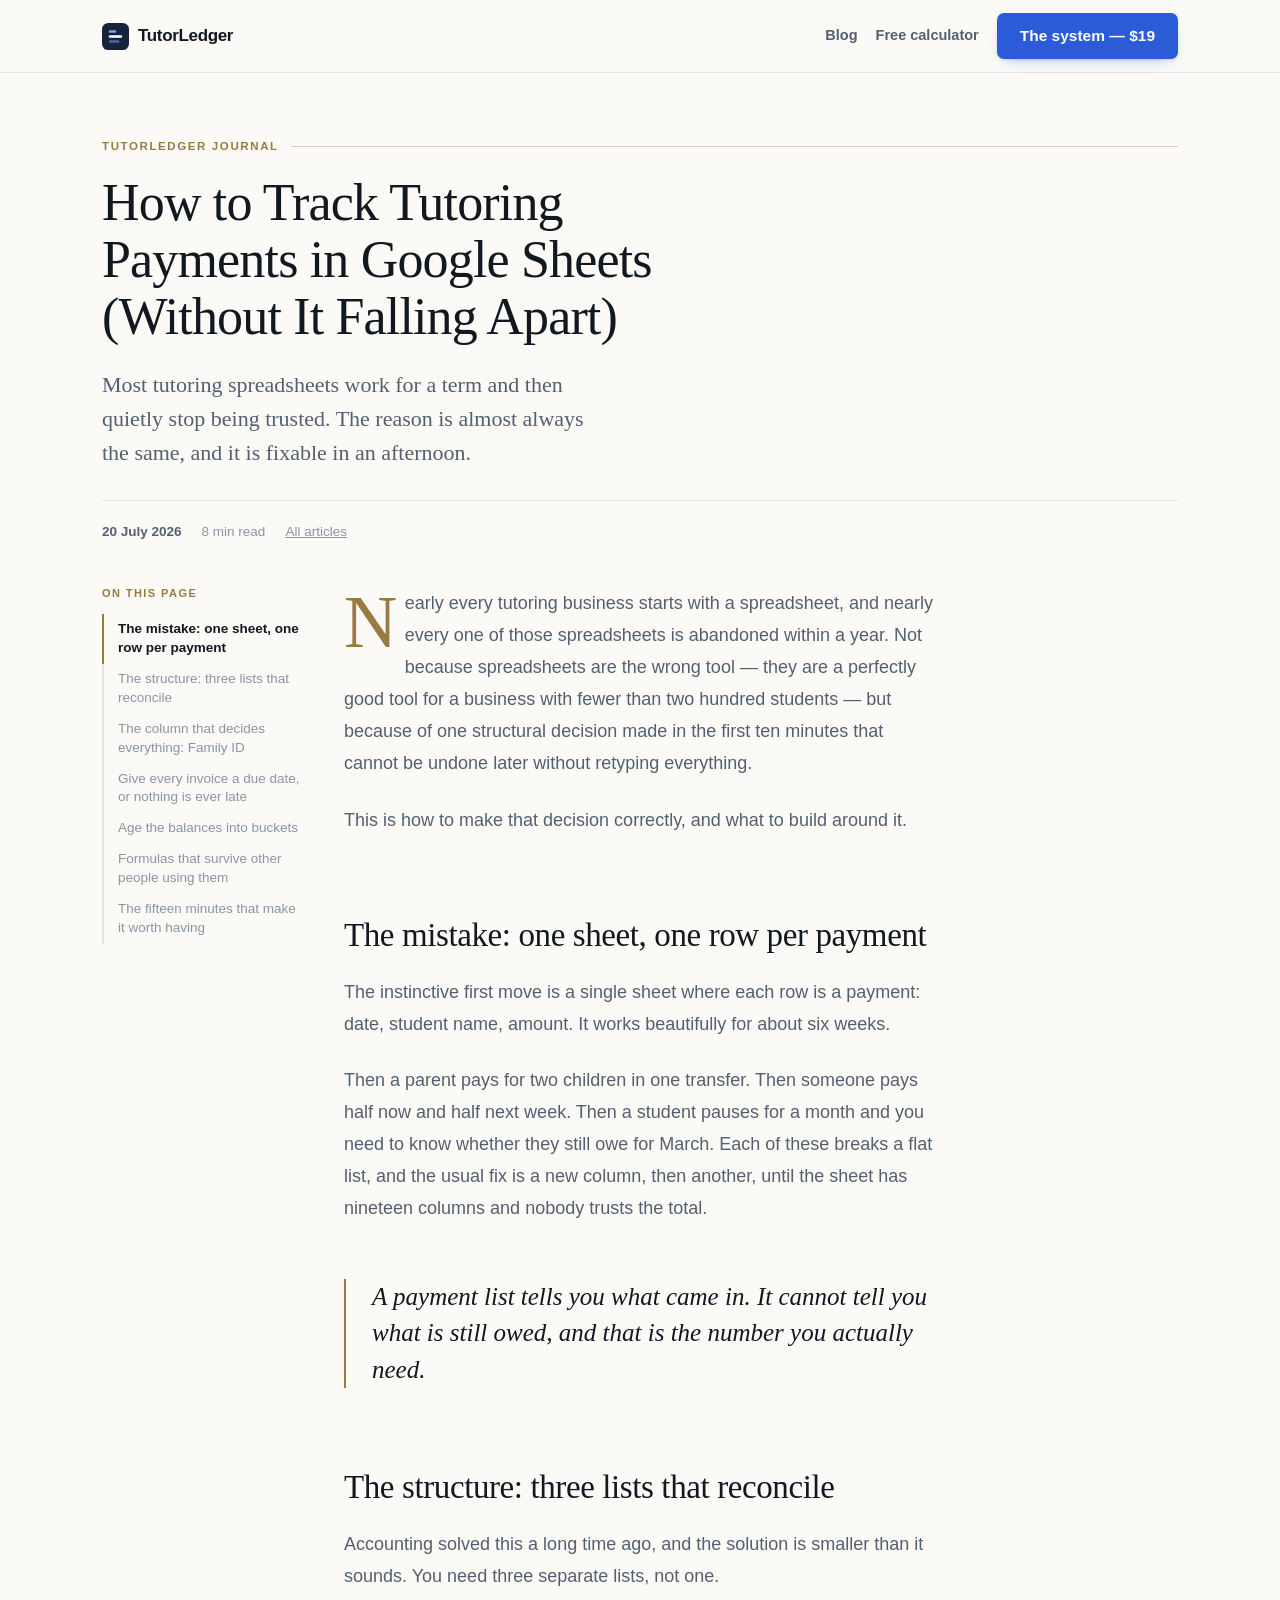
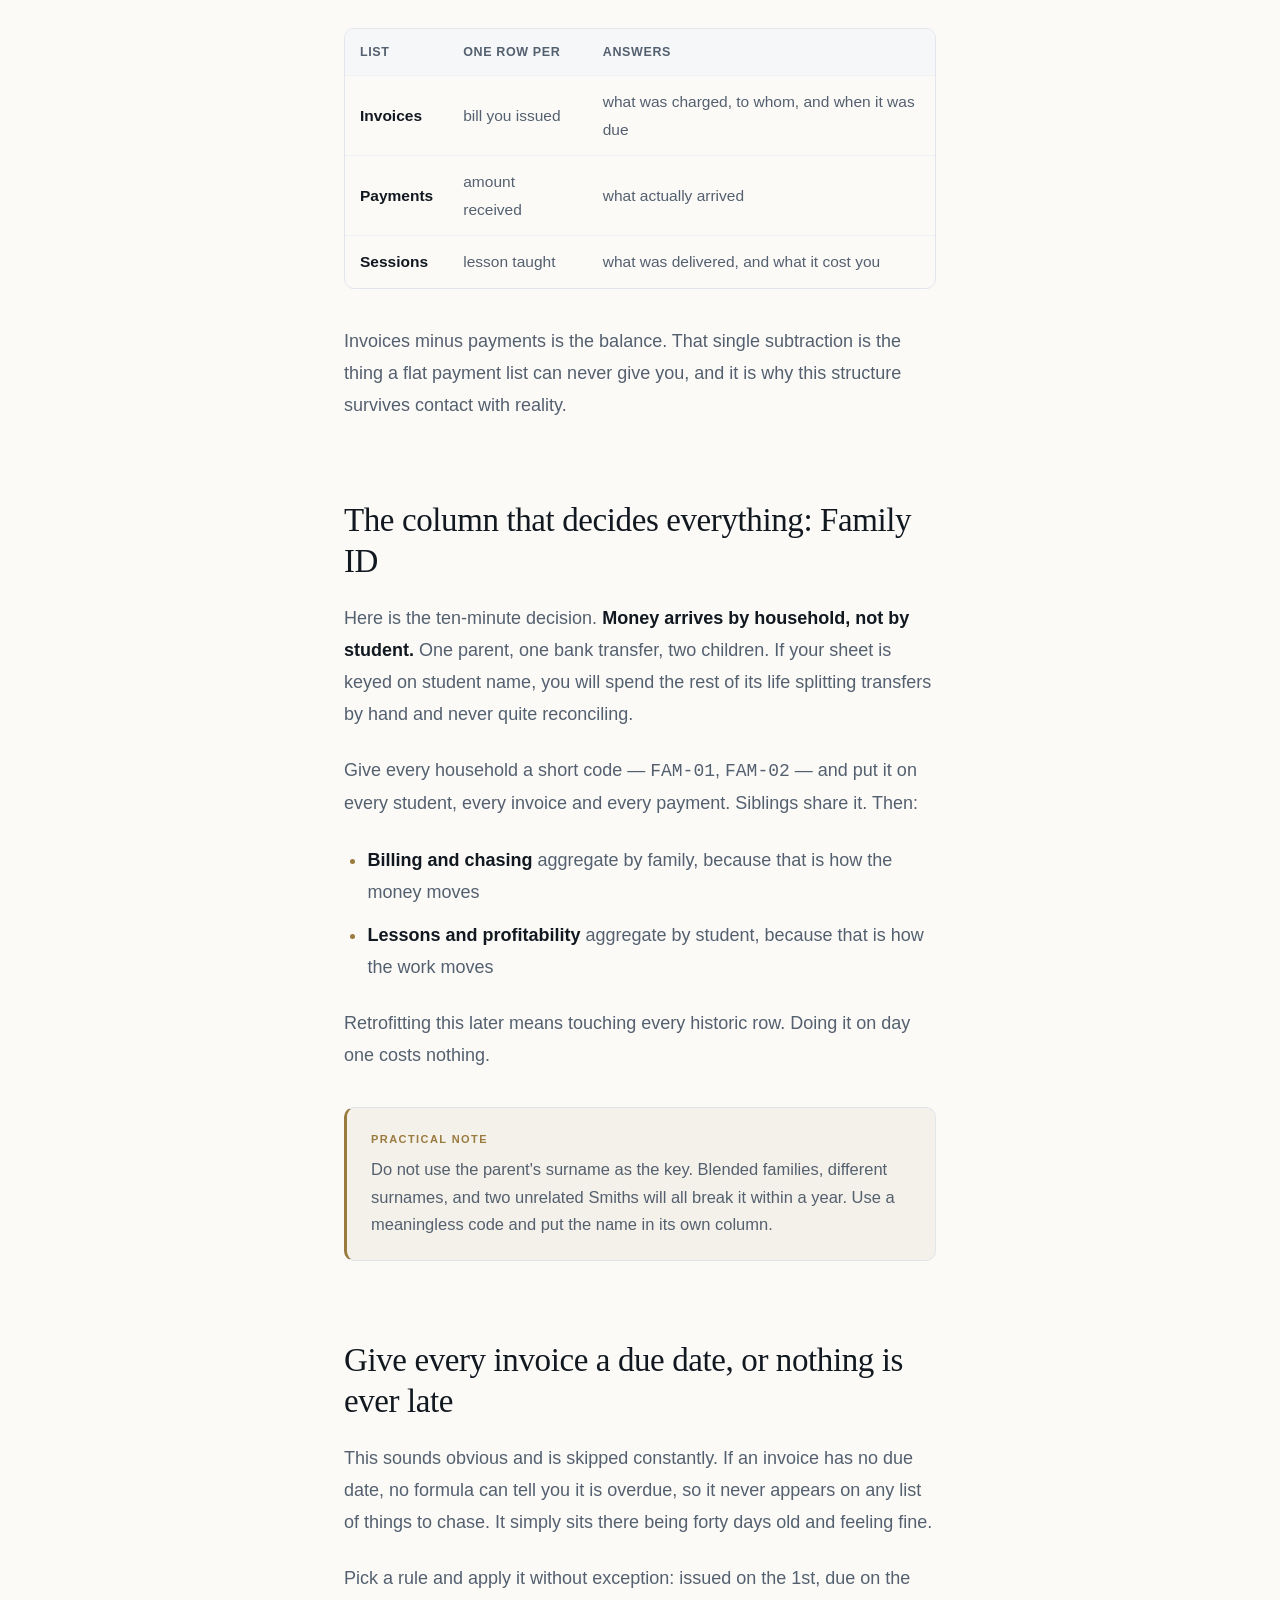
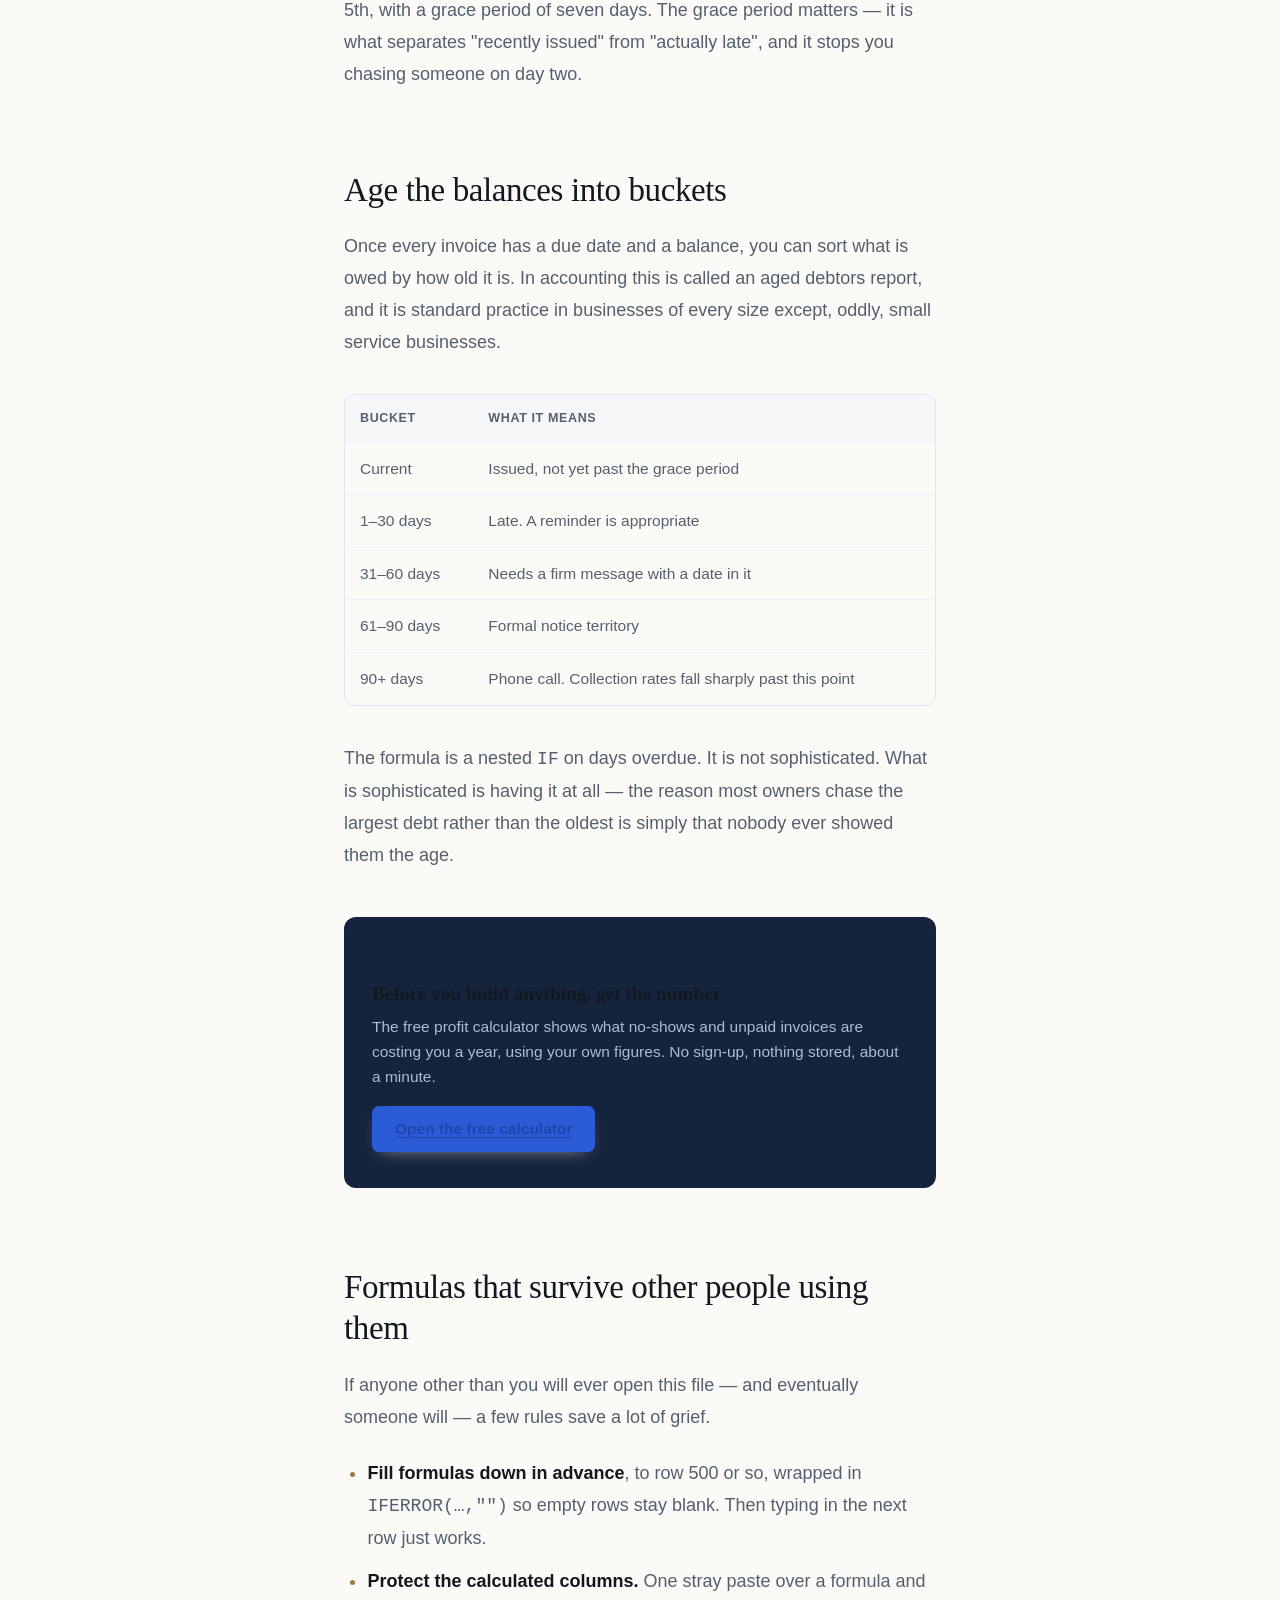
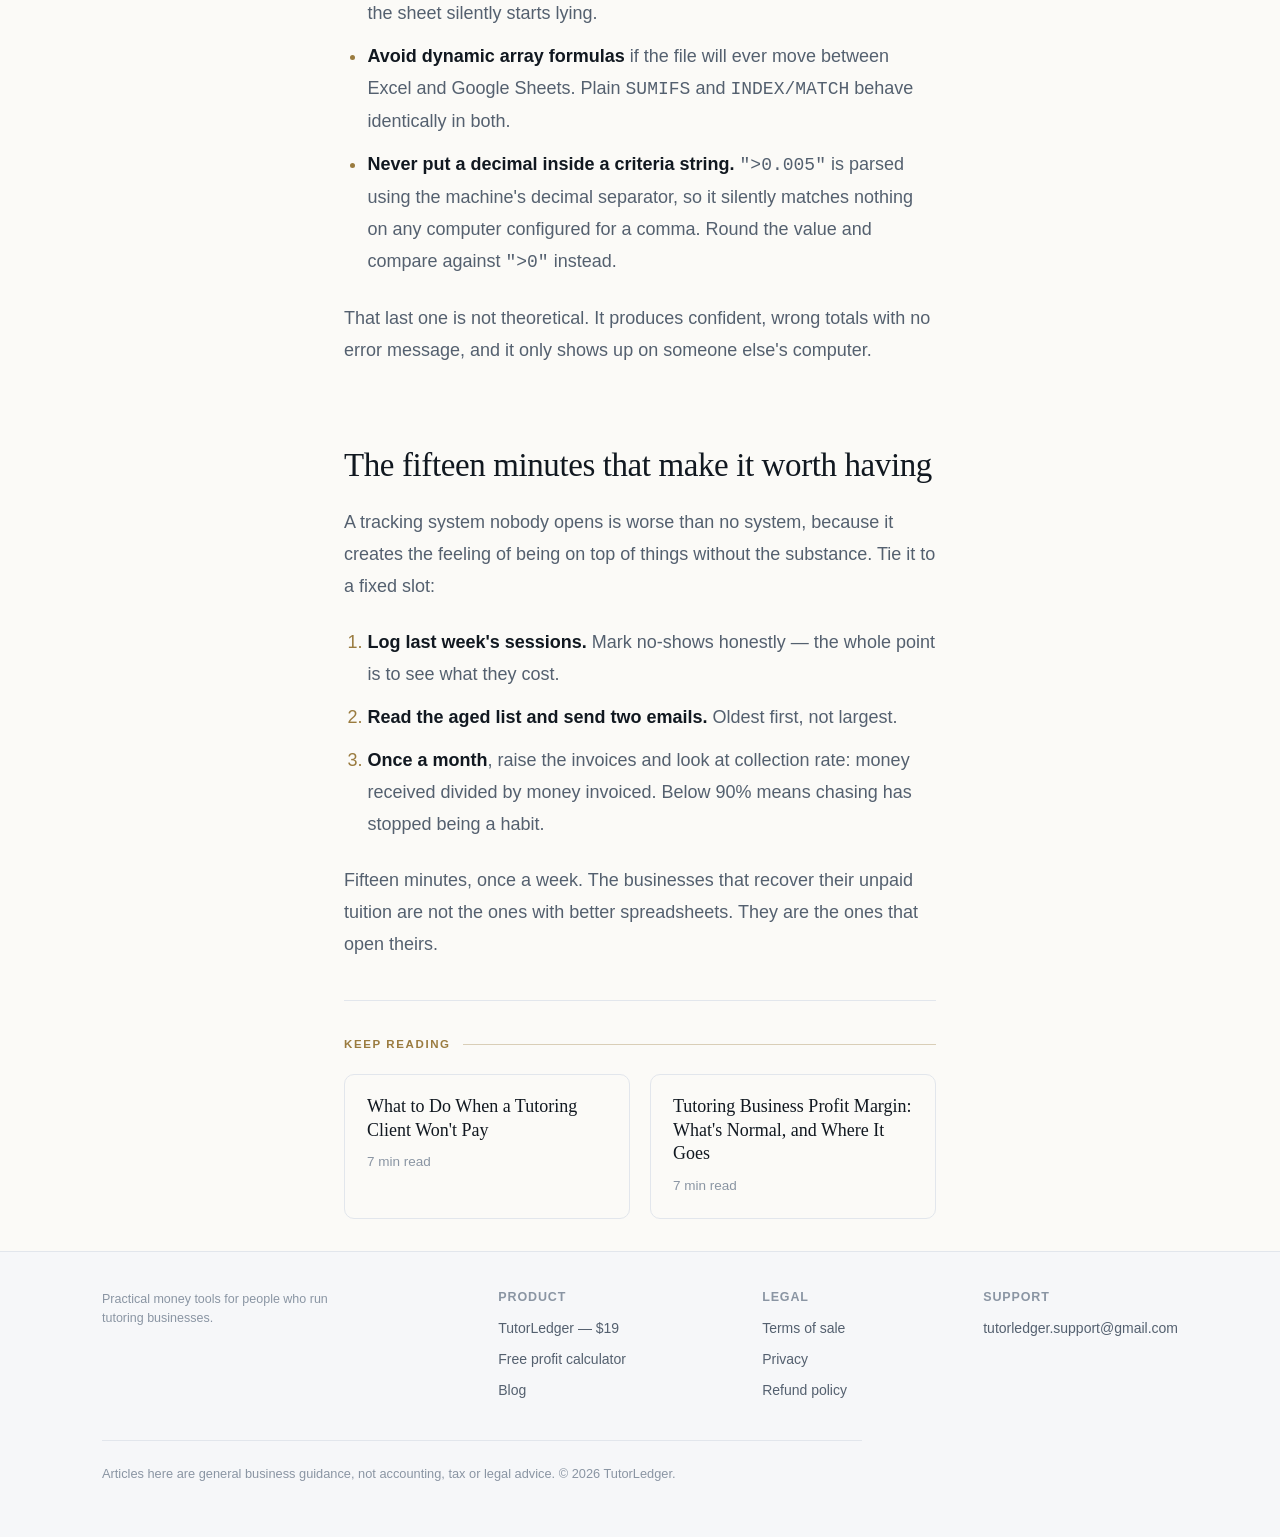
<file: blog/track-tutoring-payments-google-sheets/index.html>
<!DOCTYPE html>
<html lang="en">
<head>
<meta charset="utf-8">
<meta name="viewport" content="width=device-width, initial-scale=1">
<title>How to Track Tutoring Payments in Google Sheets — TutorLedger</title>
<meta name="description" content="A practical structure for tracking tuition, invoices and payments in Google Sheets — including the one modelling mistake that makes most tutoring spreadsheets useless after three months.">
<link rel="canonical" href="https://tutorledger.github.io/blog/track-tutoring-payments-google-sheets/">
<meta property="og:type" content="article">
<meta property="og:title" content="How to Track Tutoring Payments in Google Sheets — TutorLedger">
<meta property="og:description" content="A practical structure for tracking tuition, invoices and payments in Google Sheets — including the one modelling mistake that makes most tutoring spreadsheets useless after three months.">
<meta property="og:url" content="https://tutorledger.github.io/blog/track-tutoring-payments-google-sheets/">
<meta property="og:image" content="https://tutorledger.github.io/assets/og-cover.png">
<meta name="twitter:card" content="summary_large_image">
<link rel="icon" href="../../assets/logo.svg">
<link rel="stylesheet" href="../../assets/tl.css?v=f169155d">
<link rel="stylesheet" href="../../assets/blog.css?v=c5a45bbe">
<script type="application/ld+json">
{"@context":"https://schema.org","@type":"Article",
 "headline":"How to Track Tutoring Payments in Google Sheets",
 "description":"A practical structure for tracking tuition, invoices and payments in Google Sheets — including the one modelling mistake that makes most tutoring spreadsheets useless after three months.",
 "datePublished":"2026-07-20","dateModified":"2026-07-20",
 "author":{"@type":"Organization","name":"TutorLedger"},
 "publisher":{"@type":"Organization","name":"TutorLedger"},
 "mainEntityOfPage":"https://tutorledger.github.io/blog/track-tutoring-payments-google-sheets/",
 "image":"https://tutorledger.github.io/assets/og-cover.png"}
</script>
</head>
<body class="blog">
<div class="progress"></div>
<header class="site-head">
  <nav class="wrap nav">
    <a class="logo" href="../../"><svg viewBox="0 0 32 32" width="27" height="27" aria-hidden="true"><rect width="32" height="32" rx="7.5" fill="#16233D"/><rect x="8" y="8.5" width="9" height="3" rx="1.5" fill="#7CA0F0"/><rect x="8" y="14.5" width="16" height="3" rx="1.5" fill="#FFFFFF"/><rect x="8" y="20.5" width="12.5" height="3" rx="1.5" fill="#7CA0F0" opacity=".55"/></svg> TutorLedger</a>
    <div class="nav-spacer"></div>
    <a class="navlink hide-sm" href="../../blog/">Blog</a>
    <a class="navlink" href="../../tutoring-profit-calculator/">Free calculator</a>
    <a class="btn glow" href="../../">The system — $19</a>
  </nav>
</header>

<main class="wrap">

  <div class="article-head">
    <p class="kicker">TutorLedger Journal</p>
    <h1>How to Track Tutoring Payments in Google Sheets (Without It Falling Apart)</h1>
    <p class="standfirst">Most tutoring spreadsheets work for a term and then quietly stop being trusted. The reason is almost always the same, and it is fixable in an afternoon.</p>
    <div class="byline">
      <span><b>20 July 2026</b></span>
      <span>8 min read</span>
      <span><a href="../" style="color:inherit">All articles</a></span>
    </div>
  </div>

  <div class="layout">
    <nav class="toc" aria-label="On this page">
      <h4>On this page</h4>
      <a href="#one-sheet">The mistake: one sheet, one row per payment</a>
      <a href="#three-ledgers">The structure: three lists that reconcile</a>
      <a href="#family-id">The column that decides everything: Family ID</a>
      <a href="#due-dates">Give every invoice a due date, or nothing is ever late</a>
      <a href="#aging">Age the balances into buckets</a>
      <a href="#formulas">Formulas that survive other people using them</a>
      <a href="#weekly">The fifteen minutes that make it worth having</a>
    </nav>

    <div class="prose">
      <article class="post">
<p class="opening">Nearly every tutoring business starts with a spreadsheet, and nearly every one of
those spreadsheets is abandoned within a year. Not because spreadsheets are the wrong tool — they
are a perfectly good tool for a business with fewer than two hundred students — but because of one
structural decision made in the first ten minutes that cannot be undone later without retyping
everything.</p>

<p>This is how to make that decision correctly, and what to build around it.</p>

<h2 id="one-sheet">The mistake: one sheet, one row per payment</h2>

<p>The instinctive first move is a single sheet where each row is a payment: date, student name,
amount. It works beautifully for about six weeks.</p>

<p>Then a parent pays for two children in one transfer. Then someone pays half now and half next
week. Then a student pauses for a month and you need to know whether they still owe for March. Each
of these breaks a flat list, and the usual fix is a new column, then another, until the sheet has
nineteen columns and nobody trusts the total.</p>

<blockquote class="pull">A payment list tells you what came in. It cannot tell you what is
still owed, and that is the number you actually need.</blockquote>

<h2 id="three-ledgers">The structure: three lists that reconcile</h2>

<p>Accounting solved this a long time ago, and the solution is smaller than it sounds. You need
three separate lists, not one.</p>

<div class="tablewrap"><table>
<thead><tr><th>List</th><th>One row per</th><th>Answers</th></tr></thead>
<tbody>
<tr><td><strong>Invoices</strong></td><td>bill you issued</td><td>what was charged, to whom, and when it was due</td></tr>
<tr><td><strong>Payments</strong></td><td>amount received</td><td>what actually arrived</td></tr>
<tr><td><strong>Sessions</strong></td><td>lesson taught</td><td>what was delivered, and what it cost you</td></tr>
</tbody></table></div>

<p>Invoices minus payments is the balance. That single subtraction is the thing a flat payment list
can never give you, and it is why this structure survives contact with reality.</p>

<h2 id="family-id">The column that decides everything: Family ID</h2>

<p>Here is the ten-minute decision. <strong>Money arrives by household, not by student.</strong> One
parent, one bank transfer, two children. If your sheet is keyed on student name, you will spend the
rest of its life splitting transfers by hand and never quite reconciling.</p>

<p>Give every household a short code — <code>FAM-01</code>, <code>FAM-02</code> — and put it on every
student, every invoice and every payment. Siblings share it. Then:</p>

<ul>
<li><strong>Billing and chasing</strong> aggregate by family, because that is how the money moves</li>
<li><strong>Lessons and profitability</strong> aggregate by student, because that is how the work moves</li>
</ul>

<p>Retrofitting this later means touching every historic row. Doing it on day one costs nothing.</p>

<div class="callout">
<span class="label">Practical note</span>
<p>Do not use the parent's surname as the key. Blended families, different surnames, and two
unrelated Smiths will all break it within a year. Use a meaningless code and put the name in its own
column.</p>
</div>

<h2 id="due-dates">Give every invoice a due date, or nothing is ever late</h2>

<p>This sounds obvious and is skipped constantly. If an invoice has no due date, no formula can tell
you it is overdue, so it never appears on any list of things to chase. It simply sits there being
forty days old and feeling fine.</p>

<p>Pick a rule and apply it without exception: issued on the 1st, due on the 5th, with a grace period
of seven days. The grace period matters — it is what separates "recently issued" from "actually
late", and it stops you chasing someone on day two.</p>

<h2 id="aging">Age the balances into buckets</h2>

<p>Once every invoice has a due date and a balance, you can sort what is owed by how old it is. In
accounting this is called an aged debtors report, and it is standard practice in businesses of every
size except, oddly, small service businesses.</p>

<div class="tablewrap"><table>
<thead><tr><th>Bucket</th><th>What it means</th></tr></thead>
<tbody>
<tr><td>Current</td><td>Issued, not yet past the grace period</td></tr>
<tr><td>1–30 days</td><td>Late. A reminder is appropriate</td></tr>
<tr><td>31–60 days</td><td>Needs a firm message with a date in it</td></tr>
<tr><td>61–90 days</td><td>Formal notice territory</td></tr>
<tr><td>90+ days</td><td>Phone call. Collection rates fall sharply past this point</td></tr>
</tbody></table></div>

<p>The formula is a nested <code>IF</code> on days overdue. It is not sophisticated. What is
sophisticated is having it at all — the reason most owners chase the largest debt rather than the
oldest is simply that nobody ever showed them the age.</p>

<div class="inline-cta rise">
  <h3>Before you build anything, get the number</h3>
  <p>The free profit calculator shows what no-shows and unpaid invoices are costing you a year, using your own figures. No sign-up, nothing stored, about a minute.</p>
  <a class="btn glow" href="https://tutorledger.github.io/tutoring-profit-calculator/">Open the free calculator</a>
</div>

<h2 id="formulas">Formulas that survive other people using them</h2>

<p>If anyone other than you will ever open this file — and eventually someone will — a few rules
save a lot of grief.</p>

<ul>
<li><strong>Fill formulas down in advance</strong>, to row 500 or so, wrapped in
<code>IFERROR(…,"")</code> so empty rows stay blank. Then typing in the next row just works.</li>
<li><strong>Protect the calculated columns.</strong> One stray paste over a formula and the sheet
silently starts lying.</li>
<li><strong>Avoid dynamic array formulas</strong> if the file will ever move between Excel and Google
Sheets. Plain <code>SUMIFS</code> and <code>INDEX/MATCH</code> behave identically in both.</li>
<li><strong>Never put a decimal inside a criteria string.</strong> <code>"&gt;0.005"</code> is parsed
using the machine's decimal separator, so it silently matches nothing on any computer configured for
a comma. Round the value and compare against <code>"&gt;0"</code> instead.</li>
</ul>

<p>That last one is not theoretical. It produces confident, wrong totals with no error message, and
it only shows up on someone else's computer.</p>

<h2 id="weekly">The fifteen minutes that make it worth having</h2>

<p>A tracking system nobody opens is worse than no system, because it creates the feeling of being on
top of things without the substance. Tie it to a fixed slot:</p>

<ol>
<li><strong>Log last week's sessions.</strong> Mark no-shows honestly — the whole point is to see what
they cost.</li>
<li><strong>Read the aged list and send two emails.</strong> Oldest first, not largest.</li>
<li><strong>Once a month</strong>, raise the invoices and look at collection rate: money received
divided by money invoiced. Below 90% means chasing has stopped being a habit.</li>
</ol>

<p>Fifteen minutes, once a week. The businesses that recover their unpaid tuition are not the ones
with better spreadsheets. They are the ones that open theirs.</p>
</article>

      <div class="article-foot">
        <p class="kicker">Keep reading</p>
        <div class="related">
      <a href="../client-wont-pay-tutoring/"><b>What to Do When a Tutoring Client Won't Pay</b><span>7 min read</span></a>
      <a href="../tutoring-business-profit-margin/"><b>Tutoring Business Profit Margin: What's Normal, and Where It Goes</b><span>7 min read</span></a>
        </div>
      </div>
    </div>
  </div>
</main>

<footer class="site-foot">
  <div class="wrap">
    <div class="foot-grid">
      <div style="min-width:220px">
        <p class="tiny faint" style="max-width:260px">Practical money tools for people who run tutoring businesses.</p>
      </div>
      <div>
        <h4>Product</h4>
        <a href="../../">TutorLedger — $19</a>
        <a href="../../tutoring-profit-calculator/">Free profit calculator</a>
        <a href="../../blog/">Blog</a>
      </div>
      <div>
        <h4>Legal</h4>
        <a href="../../terms.html">Terms of sale</a>
        <a href="../../privacy.html">Privacy</a>
        <a href="../../refund-policy.html">Refund policy</a>
      </div>
      <div>
        <h4>Support</h4>
        <a href="mailto:tutorledger.support@gmail.com">tutorledger.support@gmail.com</a>
      </div>
    </div>
    <p class="legal">Articles here are general business guidance, not accounting, tax or legal advice.
      © <span id="yr">2026</span> TutorLedger.</p>
  </div>
</footer>
<script src="../../assets/tl.js?v=f6b3a63f" defer></script>
<script src="../../assets/blog.js?v=9f9845e4" defer></script>
<script>document.getElementById("yr").textContent=new Date().getFullYear();</script>
</body>
</html>
</file>
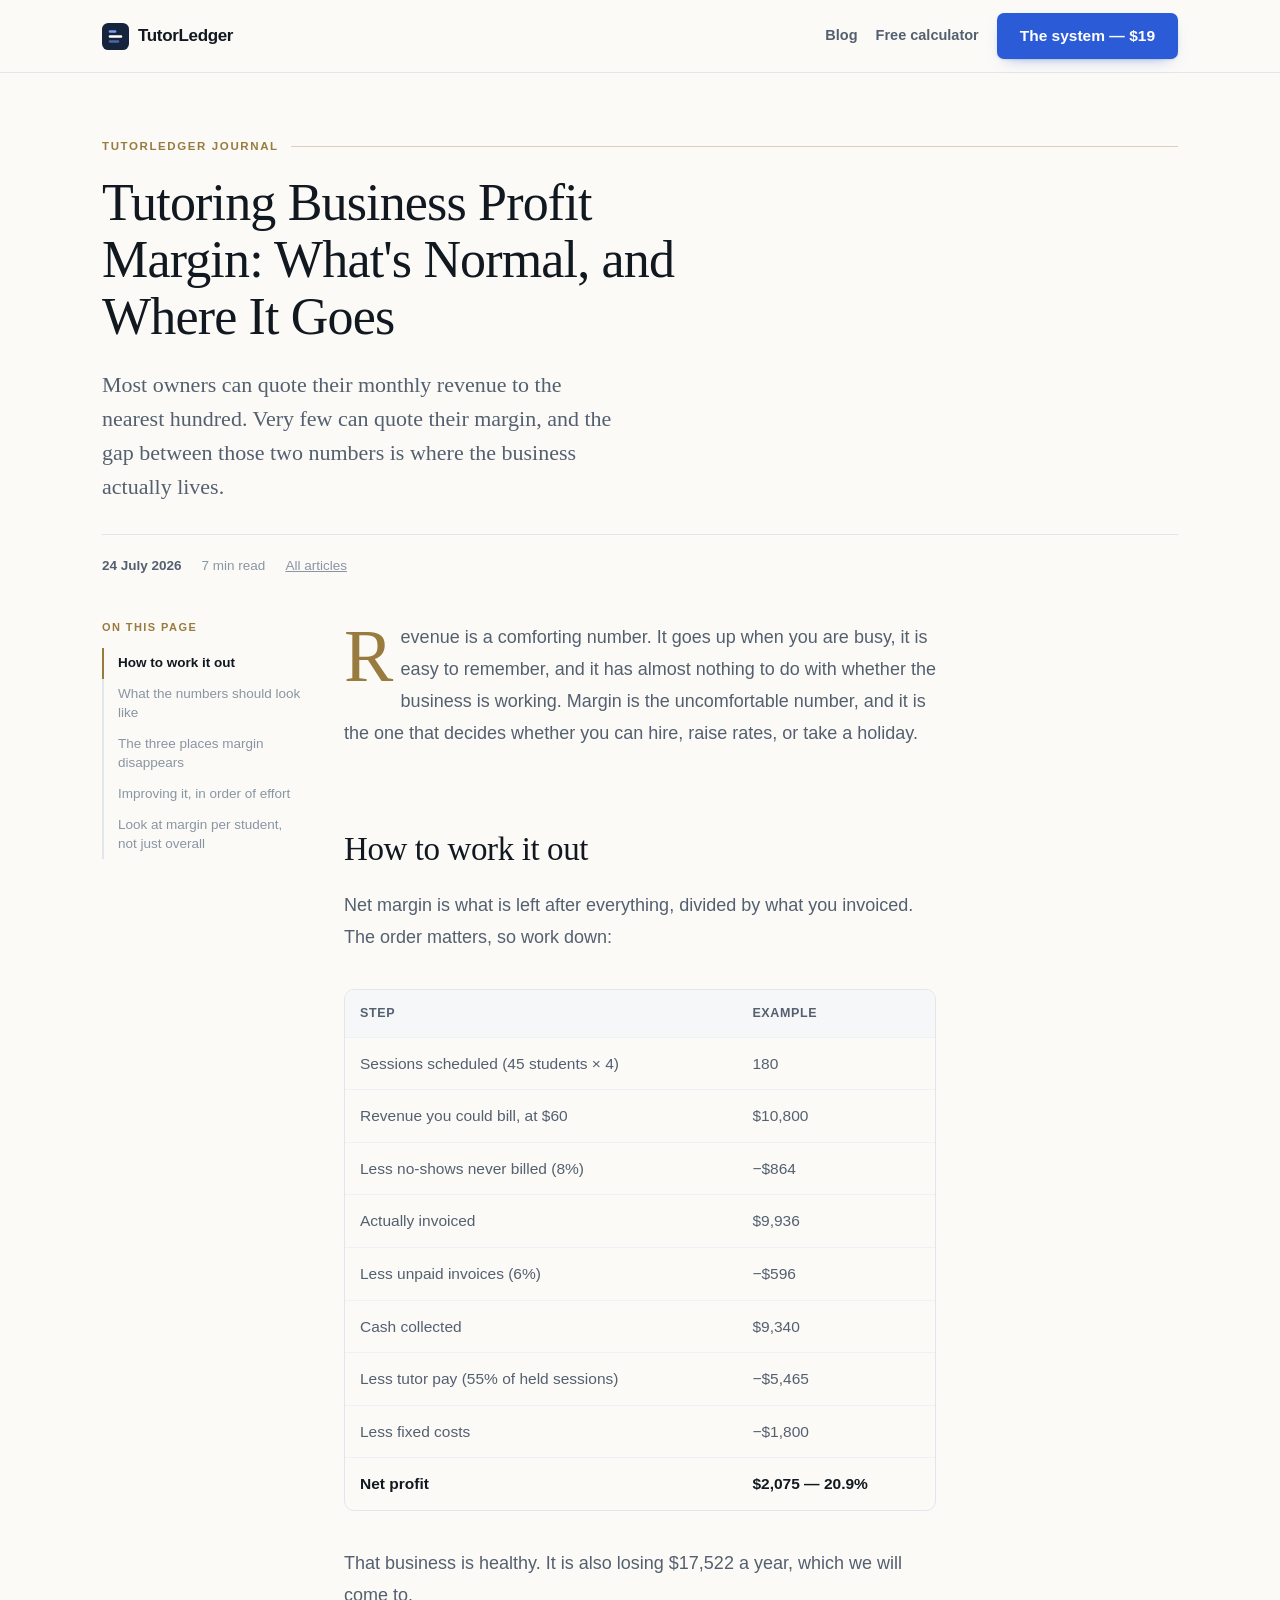
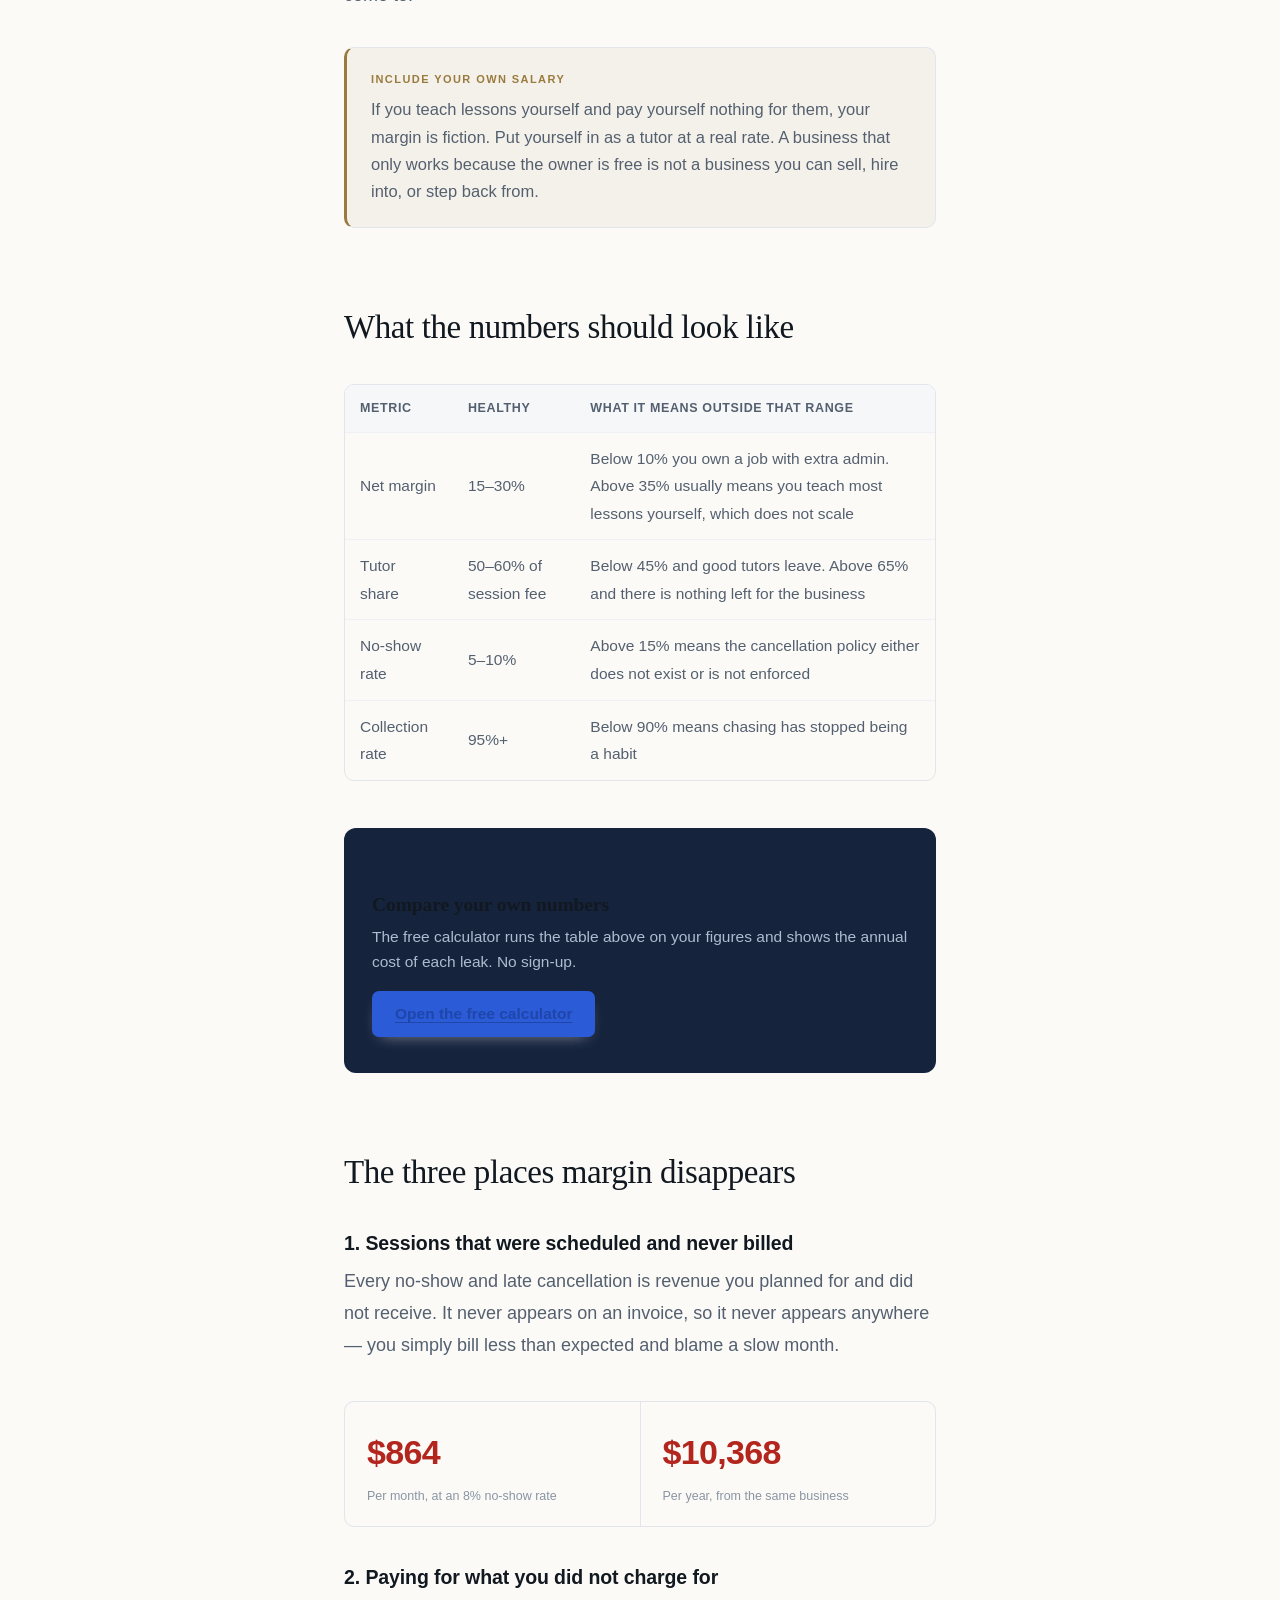
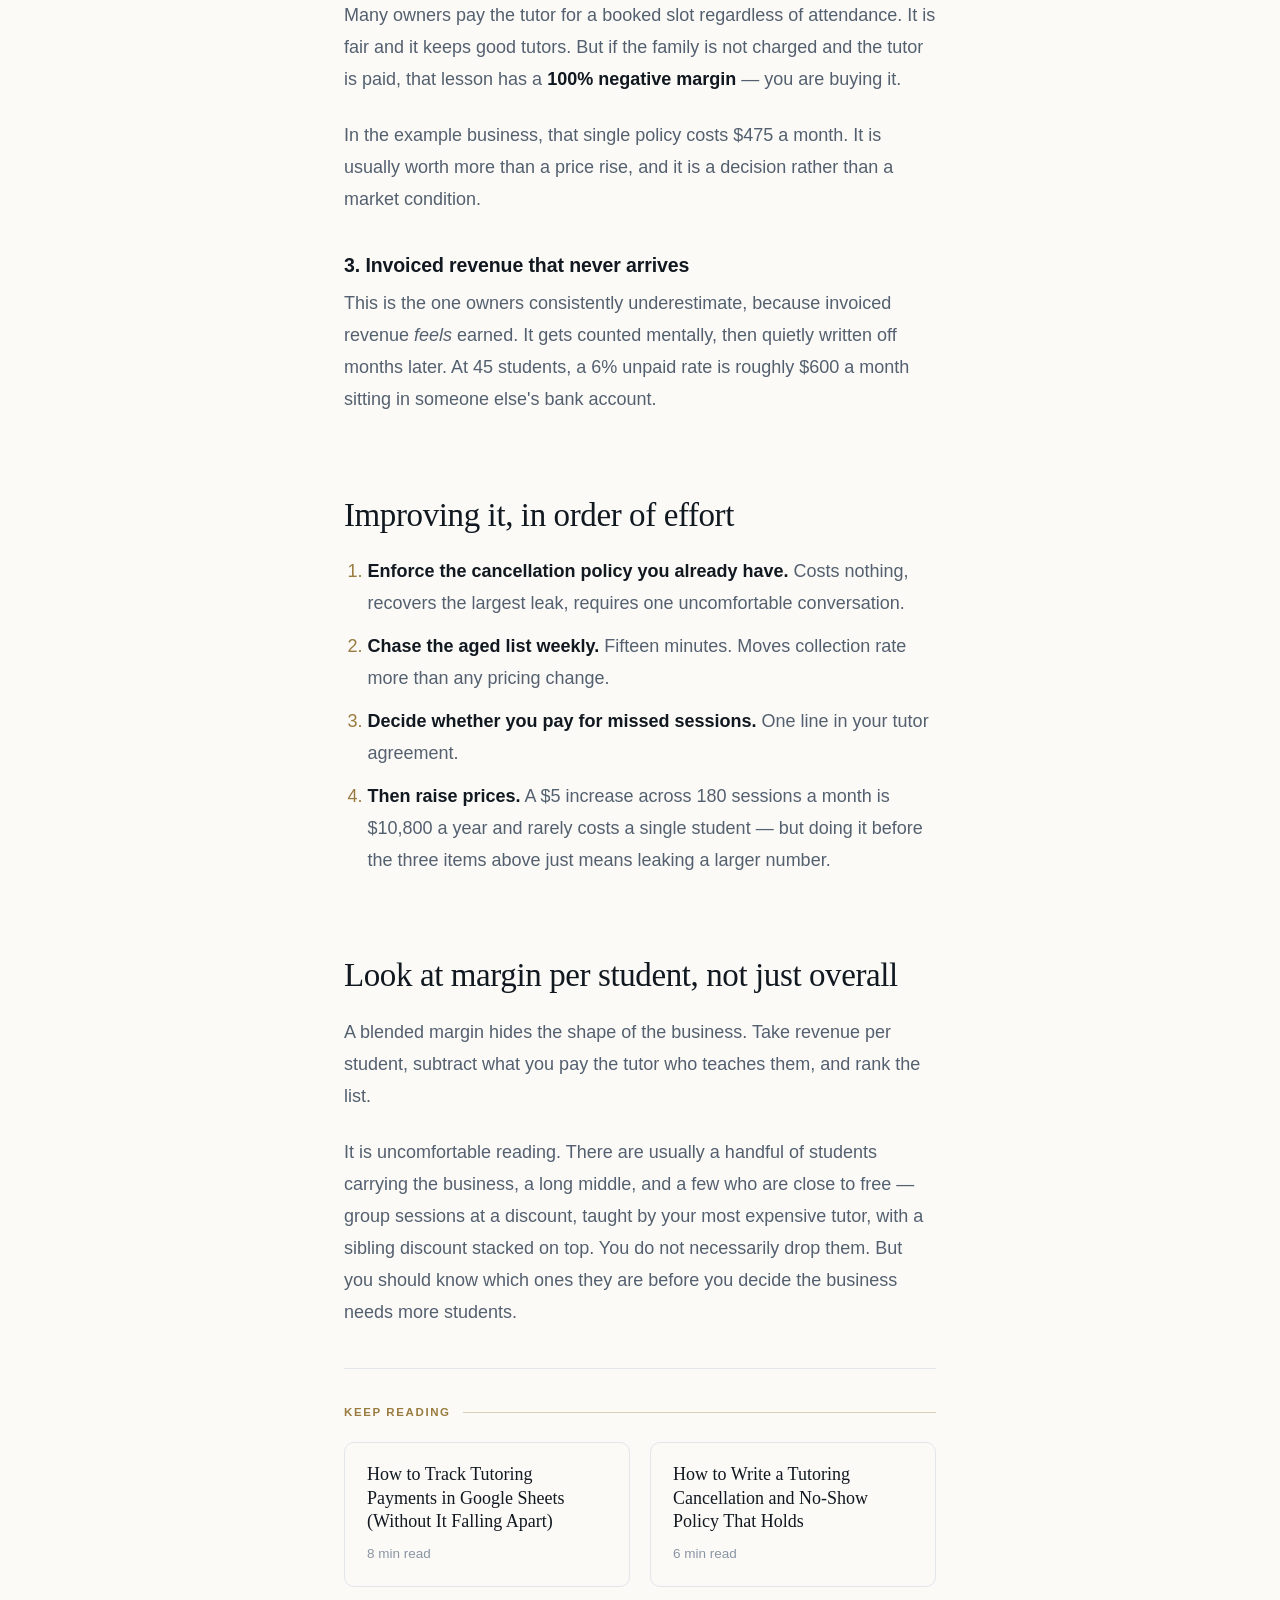
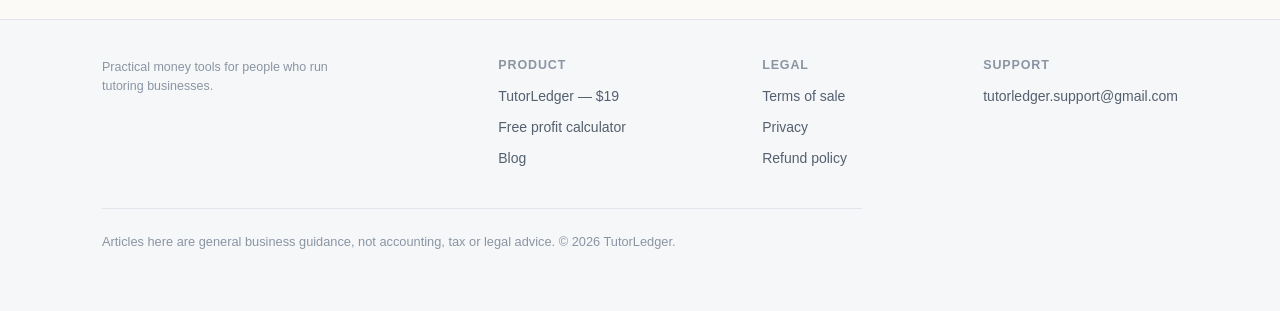
<file: blog/tutoring-business-profit-margin/index.html>
<!DOCTYPE html>
<html lang="en">
<head>
<meta charset="utf-8">
<meta name="viewport" content="width=device-width, initial-scale=1">
<title>Tutoring Business Profit Margin: What's Normal — TutorLedger</title>
<meta name="description" content="Healthy tutoring businesses keep 15–30% after tutor pay and fixed costs. Here is how to work out yours, what the benchmarks mean, and the three places the margin usually disappears.">
<link rel="canonical" href="https://tutorledger.github.io/blog/tutoring-business-profit-margin/">
<meta property="og:type" content="article">
<meta property="og:title" content="Tutoring Business Profit Margin: What's Normal — TutorLedger">
<meta property="og:description" content="Healthy tutoring businesses keep 15–30% after tutor pay and fixed costs. Here is how to work out yours, what the benchmarks mean, and the three places the margin usually disappears.">
<meta property="og:url" content="https://tutorledger.github.io/blog/tutoring-business-profit-margin/">
<meta property="og:image" content="https://tutorledger.github.io/assets/og-cover.png">
<meta name="twitter:card" content="summary_large_image">
<link rel="icon" href="../../assets/logo.svg">
<link rel="stylesheet" href="../../assets/tl.css?v=f169155d">
<link rel="stylesheet" href="../../assets/blog.css?v=c5a45bbe">
<script type="application/ld+json">
{"@context":"https://schema.org","@type":"Article",
 "headline":"Tutoring Business Profit Margin: What"s Normal",
 "description":"Healthy tutoring businesses keep 15–30% after tutor pay and fixed costs. Here is how to work out yours, what the benchmarks mean, and the three places the margin usually disappears.",
 "datePublished":"2026-07-24","dateModified":"2026-07-24",
 "author":{"@type":"Organization","name":"TutorLedger"},
 "publisher":{"@type":"Organization","name":"TutorLedger"},
 "mainEntityOfPage":"https://tutorledger.github.io/blog/tutoring-business-profit-margin/",
 "image":"https://tutorledger.github.io/assets/og-cover.png"}
</script>
</head>
<body class="blog">
<div class="progress"></div>
<header class="site-head">
  <nav class="wrap nav">
    <a class="logo" href="../../"><svg viewBox="0 0 32 32" width="27" height="27" aria-hidden="true"><rect width="32" height="32" rx="7.5" fill="#16233D"/><rect x="8" y="8.5" width="9" height="3" rx="1.5" fill="#7CA0F0"/><rect x="8" y="14.5" width="16" height="3" rx="1.5" fill="#FFFFFF"/><rect x="8" y="20.5" width="12.5" height="3" rx="1.5" fill="#7CA0F0" opacity=".55"/></svg> TutorLedger</a>
    <div class="nav-spacer"></div>
    <a class="navlink hide-sm" href="../../blog/">Blog</a>
    <a class="navlink" href="../../tutoring-profit-calculator/">Free calculator</a>
    <a class="btn glow" href="../../">The system — $19</a>
  </nav>
</header>

<main class="wrap">

  <div class="article-head">
    <p class="kicker">TutorLedger Journal</p>
    <h1>Tutoring Business Profit Margin: What's Normal, and Where It Goes</h1>
    <p class="standfirst">Most owners can quote their monthly revenue to the nearest hundred. Very few can quote their margin, and the gap between those two numbers is where the business actually lives.</p>
    <div class="byline">
      <span><b>24 July 2026</b></span>
      <span>7 min read</span>
      <span><a href="../" style="color:inherit">All articles</a></span>
    </div>
  </div>

  <div class="layout">
    <nav class="toc" aria-label="On this page">
      <h4>On this page</h4>
      <a href="#calculate">How to work it out</a>
      <a href="#benchmarks">What the numbers should look like</a>
      <a href="#where-it-goes">The three places margin disappears</a>
      <a href="#improving">Improving it, in order of effort</a>
      <a href="#student-level">Look at margin per student, not just overall</a>
    </nav>

    <div class="prose">
      <article class="post">
<p class="opening">Revenue is a comforting number. It goes up when you are busy, it is easy to
remember, and it has almost nothing to do with whether the business is working. Margin is the
uncomfortable number, and it is the one that decides whether you can hire, raise rates, or take a
holiday.</p>

<h2 id="calculate">How to work it out</h2>

<p>Net margin is what is left after everything, divided by what you invoiced. The order matters, so
work down:</p>

<div class="tablewrap"><table>
<thead><tr><th>Step</th><th>Example</th></tr></thead>
<tbody>
<tr><td>Sessions scheduled (45 students × 4)</td><td>180</td></tr>
<tr><td>Revenue you could bill, at $60</td><td>$10,800</td></tr>
<tr><td>Less no-shows never billed (8%)</td><td>−$864</td></tr>
<tr><td>Actually invoiced</td><td>$9,936</td></tr>
<tr><td>Less unpaid invoices (6%)</td><td>−$596</td></tr>
<tr><td>Cash collected</td><td>$9,340</td></tr>
<tr><td>Less tutor pay (55% of held sessions)</td><td>−$5,465</td></tr>
<tr><td>Less fixed costs</td><td>−$1,800</td></tr>
<tr><td><strong>Net profit</strong></td><td><strong>$2,075 — 20.9%</strong></td></tr>
</tbody></table></div>

<p>That business is healthy. It is also losing $17,522 a year, which we will come to.</p>

<div class="callout">
<span class="label">Include your own salary</span>
<p>If you teach lessons yourself and pay yourself nothing for them, your margin is fiction. Put
yourself in as a tutor at a real rate. A business that only works because the owner is free is not a
business you can sell, hire into, or step back from.</p>
</div>

<h2 id="benchmarks">What the numbers should look like</h2>

<div class="tablewrap"><table>
<thead><tr><th>Metric</th><th>Healthy</th><th>What it means outside that range</th></tr></thead>
<tbody>
<tr><td>Net margin</td><td>15–30%</td><td>Below 10% you own a job with extra admin. Above 35% usually means you teach most lessons yourself, which does not scale</td></tr>
<tr><td>Tutor share</td><td>50–60% of session fee</td><td>Below 45% and good tutors leave. Above 65% and there is nothing left for the business</td></tr>
<tr><td>No-show rate</td><td>5–10%</td><td>Above 15% means the cancellation policy either does not exist or is not enforced</td></tr>
<tr><td>Collection rate</td><td>95%+</td><td>Below 90% means chasing has stopped being a habit</td></tr>
</tbody></table></div>

<div class="inline-cta rise">
  <h3>Compare your own numbers</h3>
  <p>The free calculator runs the table above on your figures and shows the annual cost of each leak. No sign-up.</p>
  <a class="btn glow" href="https://tutorledger.github.io/tutoring-profit-calculator/">Open the free calculator</a>
</div>

<h2 id="where-it-goes">The three places margin disappears</h2>

<h3>1. Sessions that were scheduled and never billed</h3>

<p>Every no-show and late cancellation is revenue you planned for and did not receive. It never
appears on an invoice, so it never appears anywhere — you simply bill less than expected and blame a
slow month.</p>

<div class="figures rise">
<div><span class="n loss">$864</span><span class="k">Per month, at an 8% no-show rate</span></div>
<div><span class="n loss">$10,368</span><span class="k">Per year, from the same business</span></div>
</div>

<h3>2. Paying for what you did not charge for</h3>

<p>Many owners pay the tutor for a booked slot regardless of attendance. It is fair and it keeps good
tutors. But if the family is not charged and the tutor is paid, that lesson has a <strong>100%
negative margin</strong> — you are buying it.</p>

<p>In the example business, that single policy costs $475 a month. It is usually worth more than a
price rise, and it is a decision rather than a market condition.</p>

<h3>3. Invoiced revenue that never arrives</h3>

<p>This is the one owners consistently underestimate, because invoiced revenue <em>feels</em> earned.
It gets counted mentally, then quietly written off months later. At 45 students, a 6% unpaid rate is
roughly $600 a month sitting in someone else's bank account.</p>

<h2 id="improving">Improving it, in order of effort</h2>

<ol>
<li><strong>Enforce the cancellation policy you already have.</strong> Costs nothing, recovers the
largest leak, requires one uncomfortable conversation.</li>
<li><strong>Chase the aged list weekly.</strong> Fifteen minutes. Moves collection rate more than any
pricing change.</li>
<li><strong>Decide whether you pay for missed sessions.</strong> One line in your tutor agreement.</li>
<li><strong>Then raise prices.</strong> A $5 increase across 180 sessions a month is $10,800 a year and
rarely costs a single student — but doing it before the three items above just means leaking a
larger number.</li>
</ol>

<h2 id="student-level">Look at margin per student, not just overall</h2>

<p>A blended margin hides the shape of the business. Take revenue per student, subtract what you pay
the tutor who teaches them, and rank the list.</p>

<p>It is uncomfortable reading. There are usually a handful of students carrying the business, a long
middle, and a few who are close to free — group sessions at a discount, taught by your most expensive
tutor, with a sibling discount stacked on top. You do not necessarily drop them. But you should know
which ones they are before you decide the business needs more students.</p>
</article>

      <div class="article-foot">
        <p class="kicker">Keep reading</p>
        <div class="related">
      <a href="../track-tutoring-payments-google-sheets/"><b>How to Track Tutoring Payments in Google Sheets (Without It Falling Apart)</b><span>8 min read</span></a>
      <a href="../tutoring-cancellation-no-show-policy/"><b>How to Write a Tutoring Cancellation and No-Show Policy That Holds</b><span>6 min read</span></a>
        </div>
      </div>
    </div>
  </div>
</main>

<footer class="site-foot">
  <div class="wrap">
    <div class="foot-grid">
      <div style="min-width:220px">
        <p class="tiny faint" style="max-width:260px">Practical money tools for people who run tutoring businesses.</p>
      </div>
      <div>
        <h4>Product</h4>
        <a href="../../">TutorLedger — $19</a>
        <a href="../../tutoring-profit-calculator/">Free profit calculator</a>
        <a href="../../blog/">Blog</a>
      </div>
      <div>
        <h4>Legal</h4>
        <a href="../../terms.html">Terms of sale</a>
        <a href="../../privacy.html">Privacy</a>
        <a href="../../refund-policy.html">Refund policy</a>
      </div>
      <div>
        <h4>Support</h4>
        <a href="mailto:tutorledger.support@gmail.com">tutorledger.support@gmail.com</a>
      </div>
    </div>
    <p class="legal">Articles here are general business guidance, not accounting, tax or legal advice.
      © <span id="yr">2026</span> TutorLedger.</p>
  </div>
</footer>
<script src="../../assets/tl.js?v=f6b3a63f" defer></script>
<script src="../../assets/blog.js?v=9f9845e4" defer></script>
<script>document.getElementById("yr").textContent=new Date().getFullYear();</script>
</body>
</html>
</file>
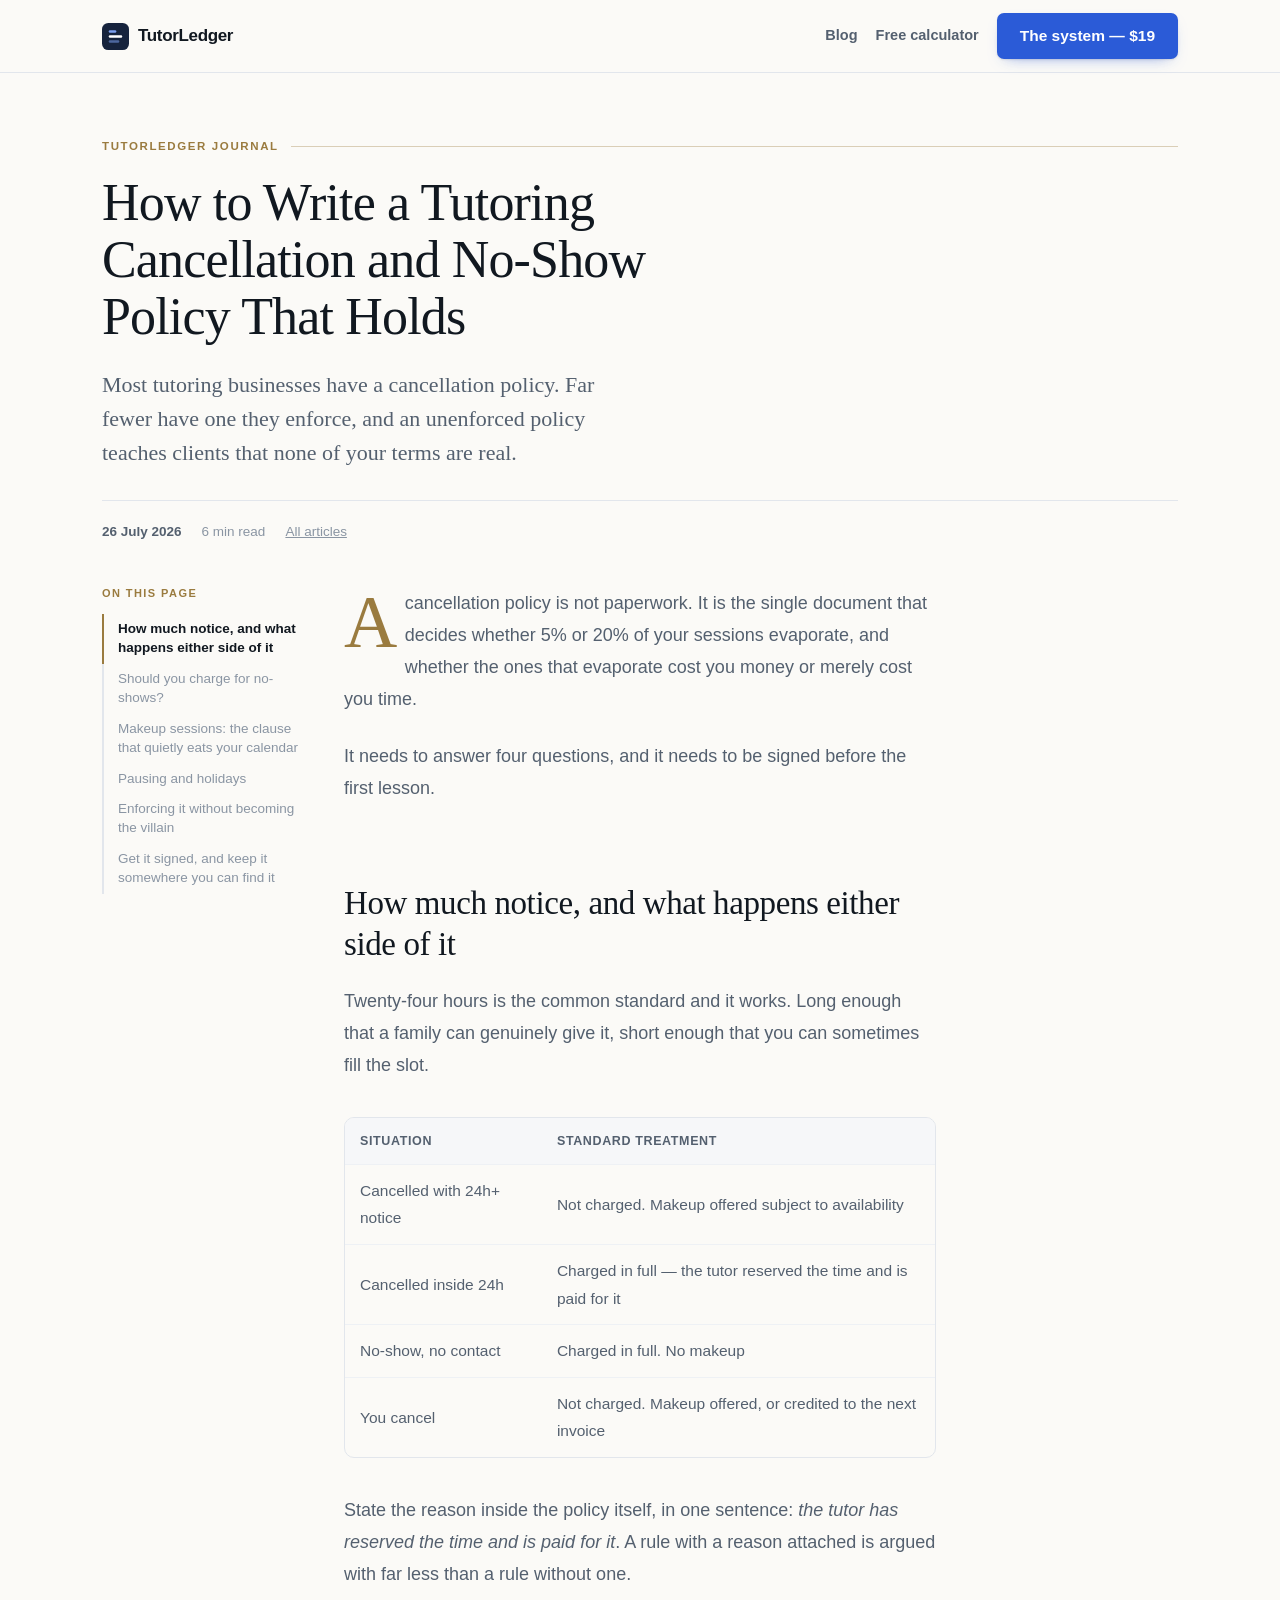
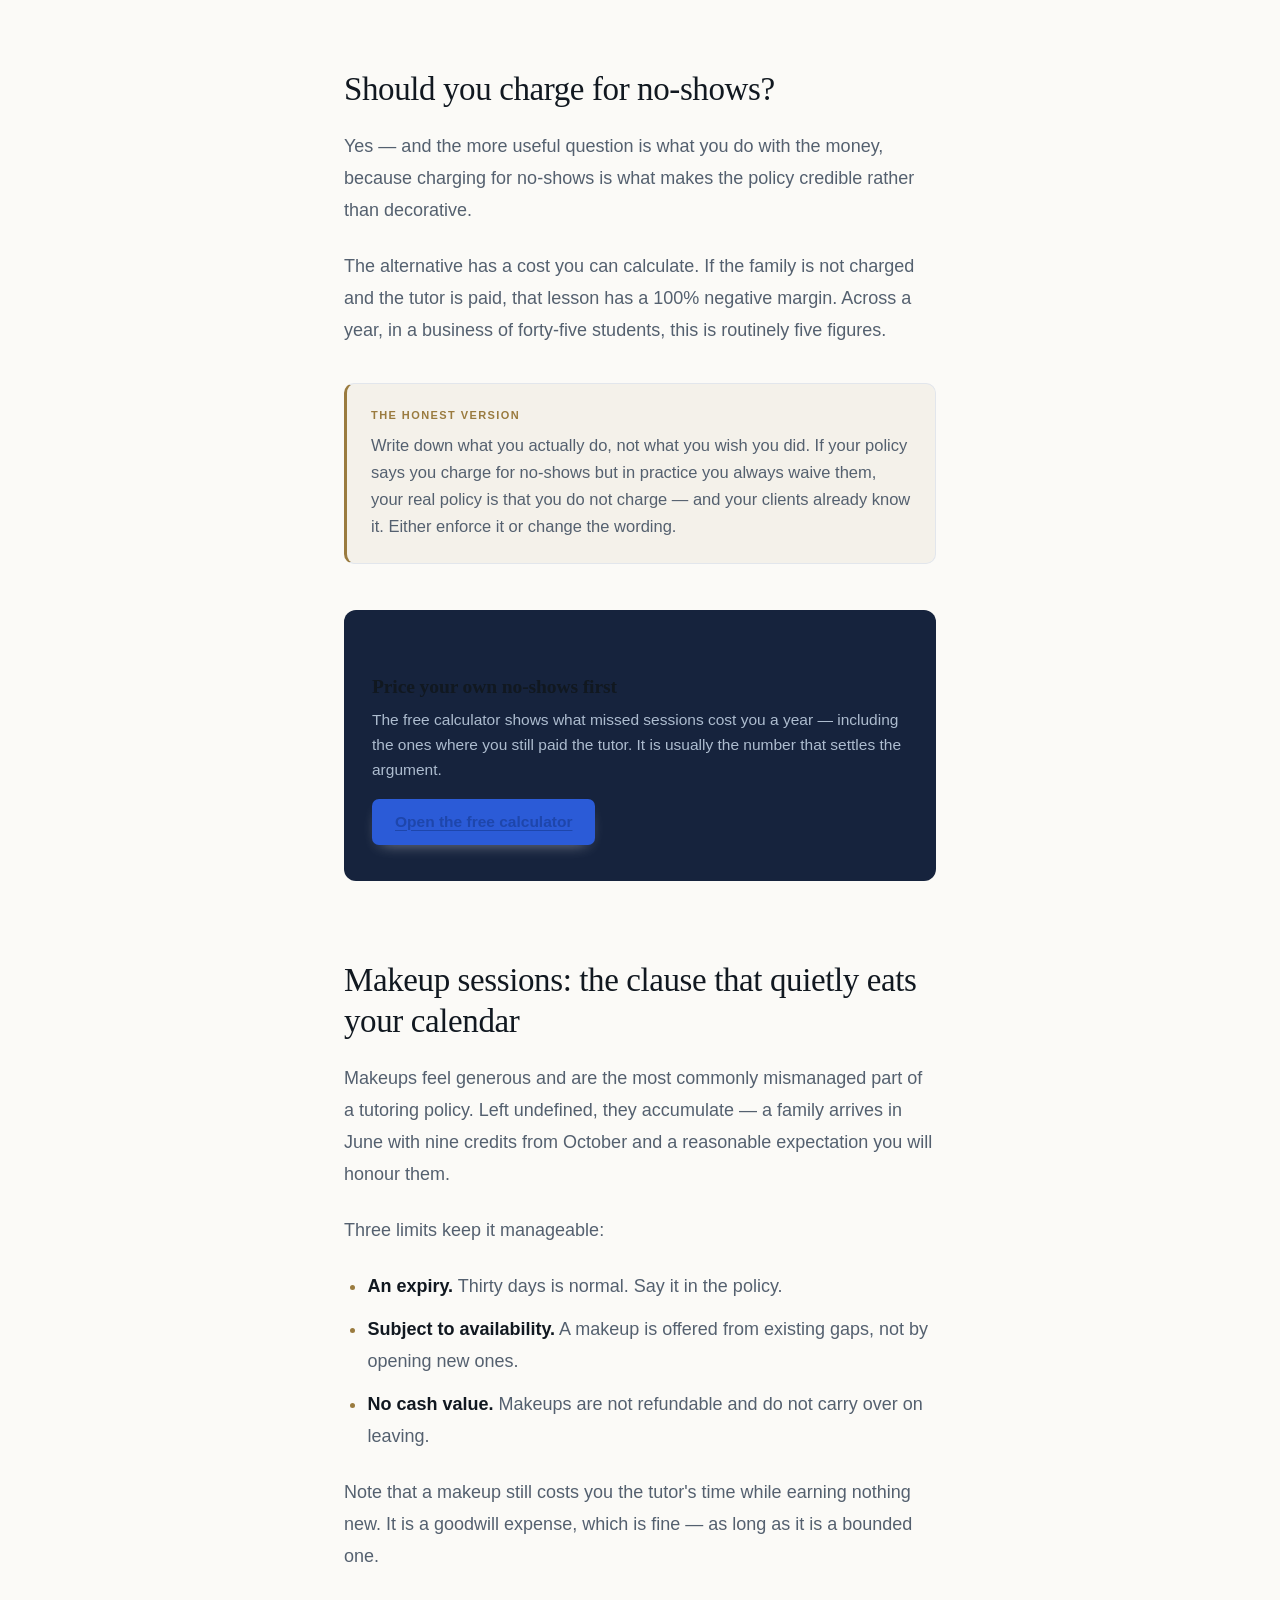
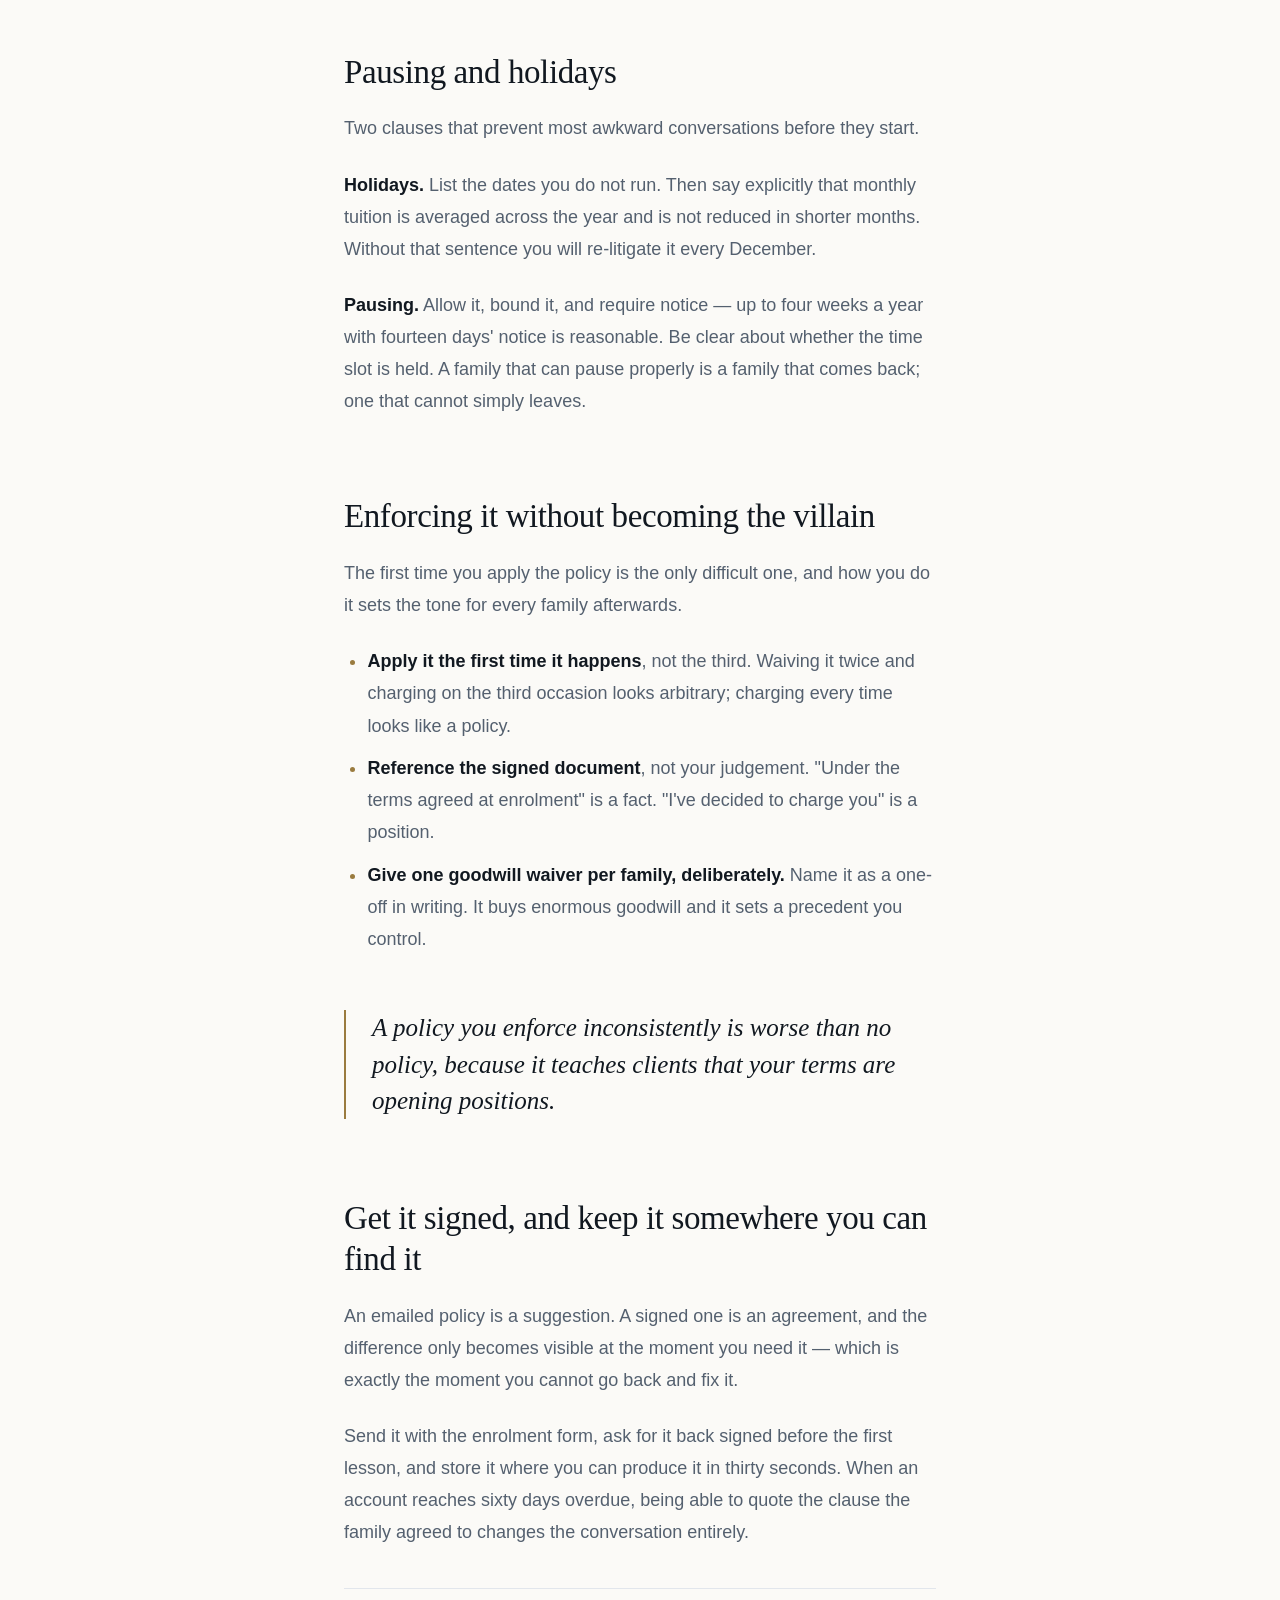
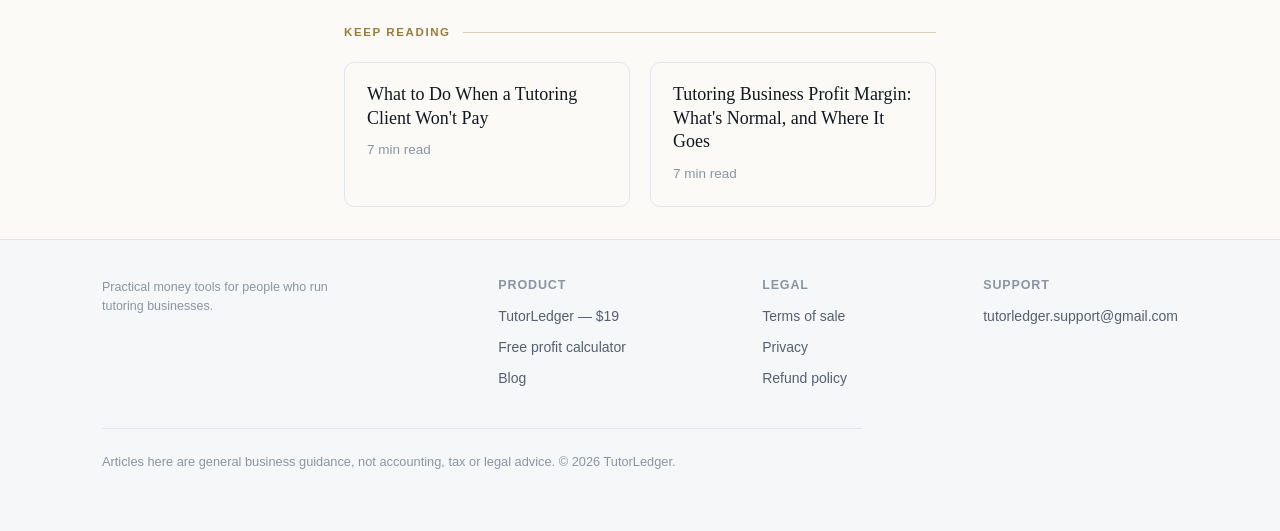
<file: blog/tutoring-cancellation-no-show-policy/index.html>
<!DOCTYPE html>
<html lang="en">
<head>
<meta charset="utf-8">
<meta name="viewport" content="width=device-width, initial-scale=1">
<title>Tutoring Cancellation and No-Show Policy: How to Write One — TutorLedger</title>
<meta name="description" content="What belongs in a tutoring cancellation policy, how much notice to require, whether to charge for no-shows, and why the policy you do not enforce is worse than no policy at all.">
<link rel="canonical" href="https://tutorledger.github.io/blog/tutoring-cancellation-no-show-policy/">
<meta property="og:type" content="article">
<meta property="og:title" content="Tutoring Cancellation and No-Show Policy: How to Write One — TutorLedger">
<meta property="og:description" content="What belongs in a tutoring cancellation policy, how much notice to require, whether to charge for no-shows, and why the policy you do not enforce is worse than no policy at all.">
<meta property="og:url" content="https://tutorledger.github.io/blog/tutoring-cancellation-no-show-policy/">
<meta property="og:image" content="https://tutorledger.github.io/assets/og-cover.png">
<meta name="twitter:card" content="summary_large_image">
<link rel="icon" href="../../assets/logo.svg">
<link rel="stylesheet" href="../../assets/tl.css?v=f169155d">
<link rel="stylesheet" href="../../assets/blog.css?v=c5a45bbe">
<script type="application/ld+json">
{"@context":"https://schema.org","@type":"Article",
 "headline":"Tutoring Cancellation and No-Show Policy: How to Write One",
 "description":"What belongs in a tutoring cancellation policy, how much notice to require, whether to charge for no-shows, and why the policy you do not enforce is worse than no policy at all.",
 "datePublished":"2026-07-26","dateModified":"2026-07-26",
 "author":{"@type":"Organization","name":"TutorLedger"},
 "publisher":{"@type":"Organization","name":"TutorLedger"},
 "mainEntityOfPage":"https://tutorledger.github.io/blog/tutoring-cancellation-no-show-policy/",
 "image":"https://tutorledger.github.io/assets/og-cover.png"}
</script>
</head>
<body class="blog">
<div class="progress"></div>
<header class="site-head">
  <nav class="wrap nav">
    <a class="logo" href="../../"><svg viewBox="0 0 32 32" width="27" height="27" aria-hidden="true"><rect width="32" height="32" rx="7.5" fill="#16233D"/><rect x="8" y="8.5" width="9" height="3" rx="1.5" fill="#7CA0F0"/><rect x="8" y="14.5" width="16" height="3" rx="1.5" fill="#FFFFFF"/><rect x="8" y="20.5" width="12.5" height="3" rx="1.5" fill="#7CA0F0" opacity=".55"/></svg> TutorLedger</a>
    <div class="nav-spacer"></div>
    <a class="navlink hide-sm" href="../../blog/">Blog</a>
    <a class="navlink" href="../../tutoring-profit-calculator/">Free calculator</a>
    <a class="btn glow" href="../../">The system — $19</a>
  </nav>
</header>

<main class="wrap">

  <div class="article-head">
    <p class="kicker">TutorLedger Journal</p>
    <h1>How to Write a Tutoring Cancellation and No-Show Policy That Holds</h1>
    <p class="standfirst">Most tutoring businesses have a cancellation policy. Far fewer have one they enforce, and an unenforced policy teaches clients that none of your terms are real.</p>
    <div class="byline">
      <span><b>26 July 2026</b></span>
      <span>6 min read</span>
      <span><a href="../" style="color:inherit">All articles</a></span>
    </div>
  </div>

  <div class="layout">
    <nav class="toc" aria-label="On this page">
      <h4>On this page</h4>
      <a href="#notice">How much notice, and what happens either side of it</a>
      <a href="#charge">Should you charge for no-shows?</a>
      <a href="#makeups">Makeup sessions: the clause that quietly eats your calendar</a>
      <a href="#pausing">Pausing and holidays</a>
      <a href="#enforce">Enforcing it without becoming the villain</a>
      <a href="#signature">Get it signed, and keep it somewhere you can find it</a>
    </nav>

    <div class="prose">
      <article class="post">
<p class="opening">A cancellation policy is not paperwork. It is the single document that decides
whether 5% or 20% of your sessions evaporate, and whether the ones that evaporate cost you money or
merely cost you time.</p>

<p>It needs to answer four questions, and it needs to be signed before the first lesson.</p>

<h2 id="notice">How much notice, and what happens either side of it</h2>

<p>Twenty-four hours is the common standard and it works. Long enough that a family can genuinely give
it, short enough that you can sometimes fill the slot.</p>

<div class="tablewrap"><table>
<thead><tr><th>Situation</th><th>Standard treatment</th></tr></thead>
<tbody>
<tr><td>Cancelled with 24h+ notice</td><td>Not charged. Makeup offered subject to availability</td></tr>
<tr><td>Cancelled inside 24h</td><td>Charged in full — the tutor reserved the time and is paid for it</td></tr>
<tr><td>No-show, no contact</td><td>Charged in full. No makeup</td></tr>
<tr><td>You cancel</td><td>Not charged. Makeup offered, or credited to the next invoice</td></tr>
</tbody></table></div>

<p>State the reason inside the policy itself, in one sentence: <em>the tutor has reserved the time and
is paid for it</em>. A rule with a reason attached is argued with far less than a rule without one.</p>

<h2 id="charge">Should you charge for no-shows?</h2>

<p>Yes — and the more useful question is what you do with the money, because charging for no-shows is
what makes the policy credible rather than decorative.</p>

<p>The alternative has a cost you can calculate. If the family is not charged and the tutor is paid,
that lesson has a 100% negative margin. Across a year, in a business of forty-five students, this is
routinely five figures.</p>

<div class="callout">
<span class="label">The honest version</span>
<p>Write down what you actually do, not what you wish you did. If your policy says you charge for
no-shows but in practice you always waive them, your real policy is that you do not charge — and your
clients already know it. Either enforce it or change the wording.</p>
</div>

<div class="inline-cta rise">
  <h3>Price your own no-shows first</h3>
  <p>The free calculator shows what missed sessions cost you a year — including the ones where you still paid the tutor. It is usually the number that settles the argument.</p>
  <a class="btn glow" href="https://tutorledger.github.io/tutoring-profit-calculator/">Open the free calculator</a>
</div>

<h2 id="makeups">Makeup sessions: the clause that quietly eats your calendar</h2>

<p>Makeups feel generous and are the most commonly mismanaged part of a tutoring policy. Left
undefined, they accumulate — a family arrives in June with nine credits from October and a reasonable
expectation you will honour them.</p>

<p>Three limits keep it manageable:</p>

<ul>
<li><strong>An expiry.</strong> Thirty days is normal. Say it in the policy.</li>
<li><strong>Subject to availability.</strong> A makeup is offered from existing gaps, not by opening
new ones.</li>
<li><strong>No cash value.</strong> Makeups are not refundable and do not carry over on leaving.</li>
</ul>

<p>Note that a makeup still costs you the tutor's time while earning nothing new. It is a goodwill
expense, which is fine — as long as it is a bounded one.</p>

<h2 id="pausing">Pausing and holidays</h2>

<p>Two clauses that prevent most awkward conversations before they start.</p>

<p><strong>Holidays.</strong> List the dates you do not run. Then say explicitly that monthly tuition
is averaged across the year and is not reduced in shorter months. Without that sentence you will
re-litigate it every December.</p>

<p><strong>Pausing.</strong> Allow it, bound it, and require notice — up to four weeks a year with
fourteen days' notice is reasonable. Be clear about whether the time slot is held. A family that can
pause properly is a family that comes back; one that cannot simply leaves.</p>

<h2 id="enforce">Enforcing it without becoming the villain</h2>

<p>The first time you apply the policy is the only difficult one, and how you do it sets the tone for
every family afterwards.</p>

<ul>
<li><strong>Apply it the first time it happens</strong>, not the third. Waiving it twice and charging
on the third occasion looks arbitrary; charging every time looks like a policy.</li>
<li><strong>Reference the signed document</strong>, not your judgement. "Under the terms agreed at
enrolment" is a fact. "I've decided to charge you" is a position.</li>
<li><strong>Give one goodwill waiver per family, deliberately.</strong> Name it as a one-off in
writing. It buys enormous goodwill and it sets a precedent you control.</li>
</ul>

<blockquote class="pull">A policy you enforce inconsistently is worse than no policy, because it
teaches clients that your terms are opening positions.</blockquote>

<h2 id="signature">Get it signed, and keep it somewhere you can find it</h2>

<p>An emailed policy is a suggestion. A signed one is an agreement, and the difference only becomes
visible at the moment you need it — which is exactly the moment you cannot go back and fix it.</p>

<p>Send it with the enrolment form, ask for it back signed before the first lesson, and store it where
you can produce it in thirty seconds. When an account reaches sixty days overdue, being able to quote
the clause the family agreed to changes the conversation entirely.</p>
</article>

      <div class="article-foot">
        <p class="kicker">Keep reading</p>
        <div class="related">
      <a href="../client-wont-pay-tutoring/"><b>What to Do When a Tutoring Client Won't Pay</b><span>7 min read</span></a>
      <a href="../tutoring-business-profit-margin/"><b>Tutoring Business Profit Margin: What's Normal, and Where It Goes</b><span>7 min read</span></a>
        </div>
      </div>
    </div>
  </div>
</main>

<footer class="site-foot">
  <div class="wrap">
    <div class="foot-grid">
      <div style="min-width:220px">
        <p class="tiny faint" style="max-width:260px">Practical money tools for people who run tutoring businesses.</p>
      </div>
      <div>
        <h4>Product</h4>
        <a href="../../">TutorLedger — $19</a>
        <a href="../../tutoring-profit-calculator/">Free profit calculator</a>
        <a href="../../blog/">Blog</a>
      </div>
      <div>
        <h4>Legal</h4>
        <a href="../../terms.html">Terms of sale</a>
        <a href="../../privacy.html">Privacy</a>
        <a href="../../refund-policy.html">Refund policy</a>
      </div>
      <div>
        <h4>Support</h4>
        <a href="mailto:tutorledger.support@gmail.com">tutorledger.support@gmail.com</a>
      </div>
    </div>
    <p class="legal">Articles here are general business guidance, not accounting, tax or legal advice.
      © <span id="yr">2026</span> TutorLedger.</p>
  </div>
</footer>
<script src="../../assets/tl.js?v=f6b3a63f" defer></script>
<script src="../../assets/blog.js?v=9f9845e4" defer></script>
<script>document.getElementById("yr").textContent=new Date().getFullYear();</script>
</body>
</html>
</file>
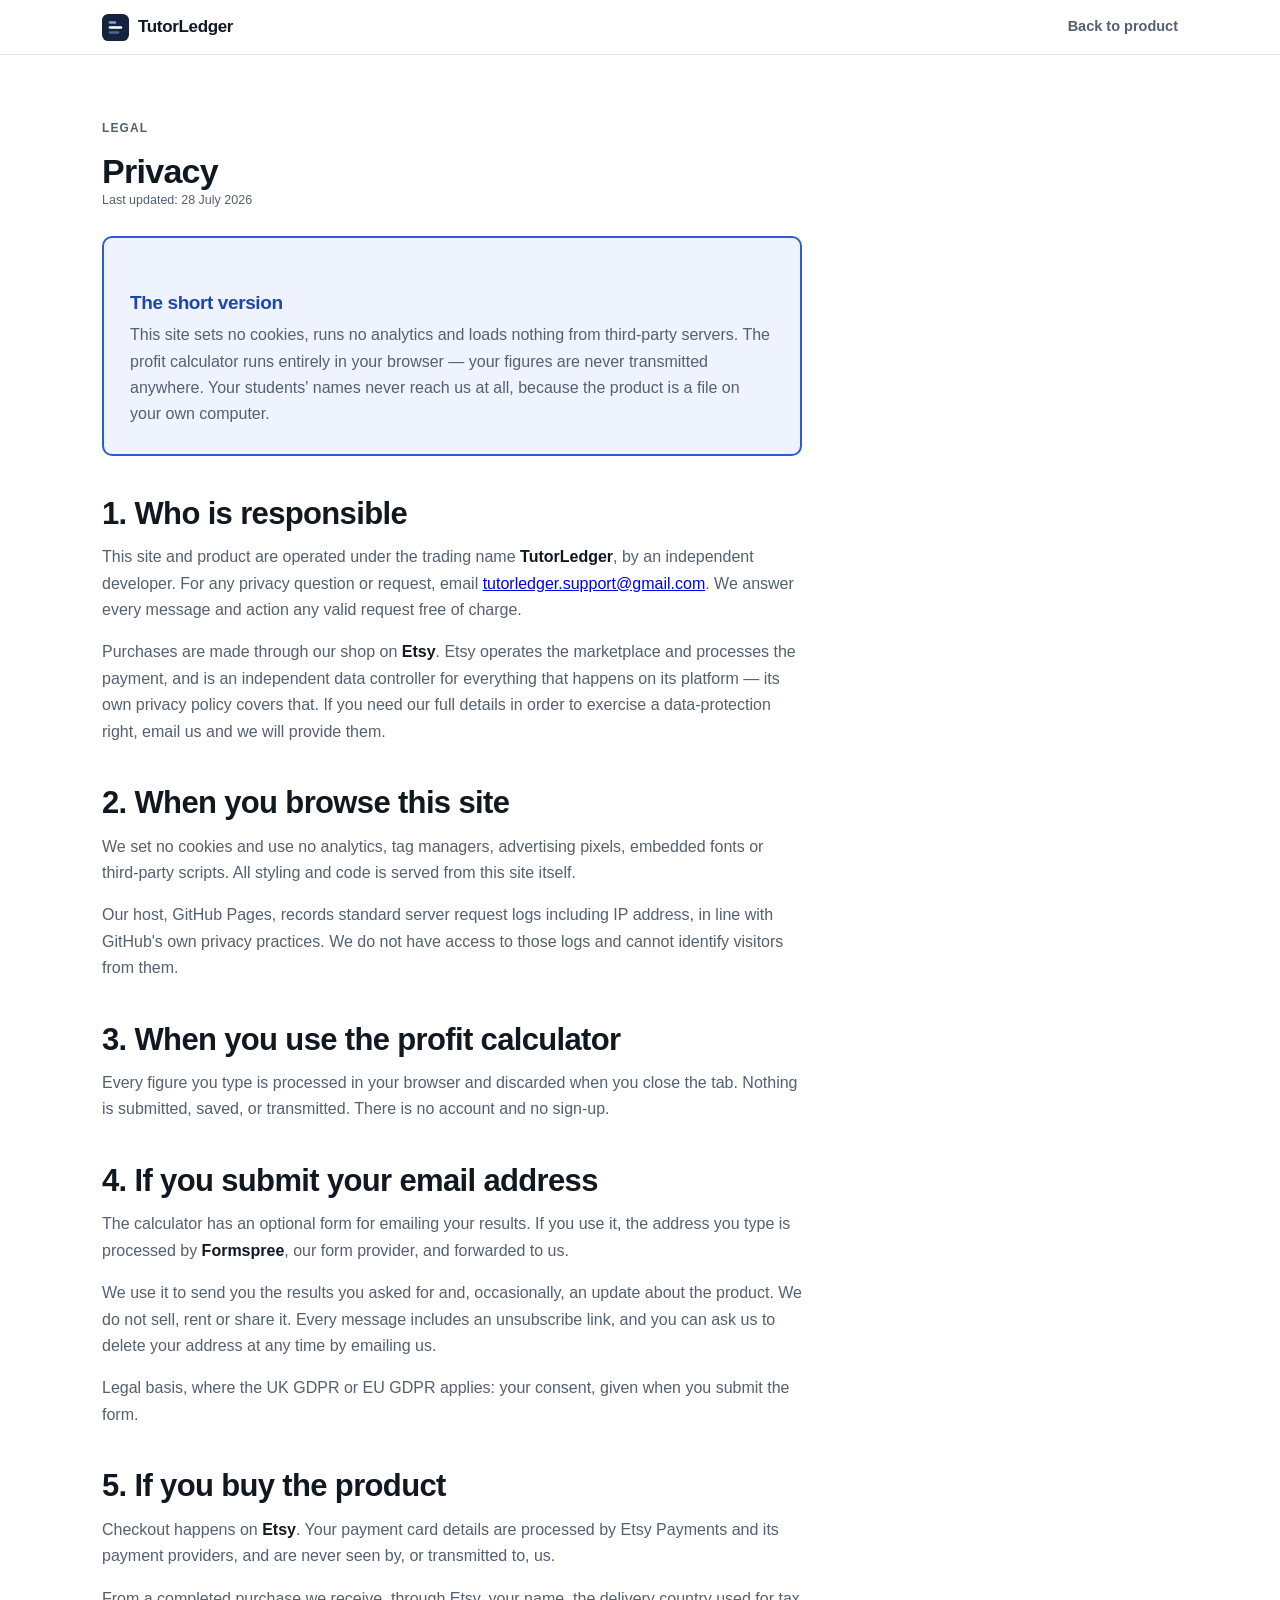
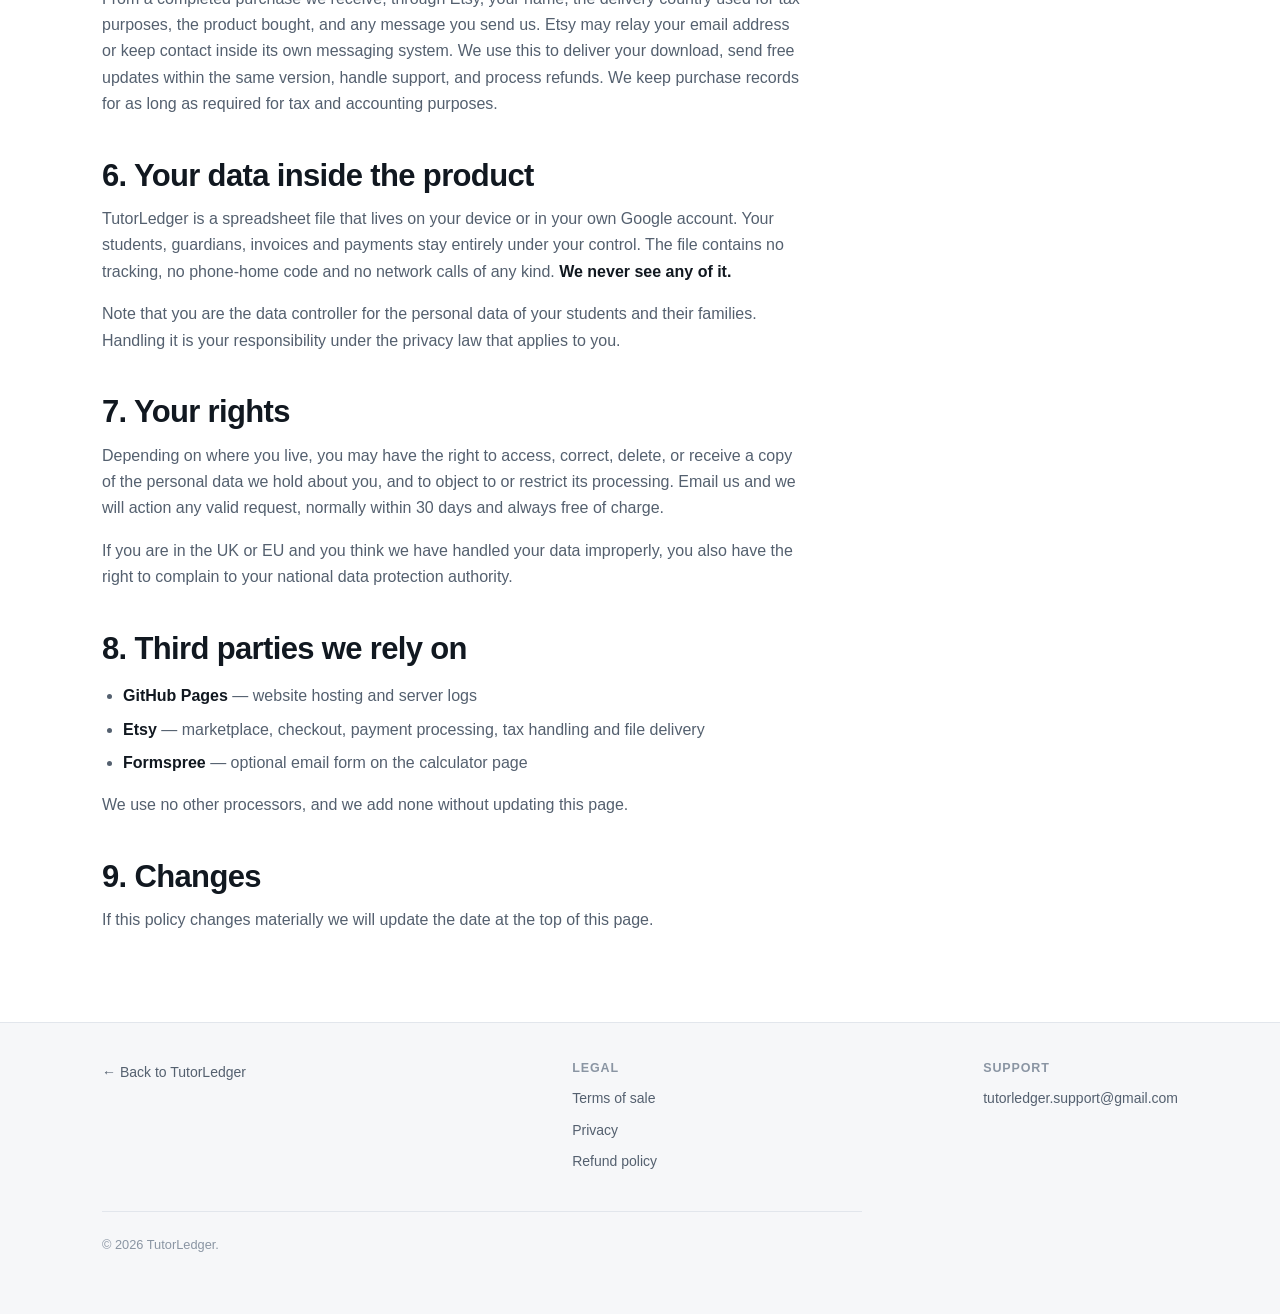
<file: privacy.html>
<!DOCTYPE html>
<html lang="en">
<head>
<meta charset="utf-8">
<meta name="viewport" content="width=device-width, initial-scale=1">
<title>Privacy — TutorLedger</title>
<meta name="description" content="Privacy policy for TutorLedger. No tracking, no analytics, no student data leaves your computer.">
<meta name="robots" content="noindex, follow">
<link rel="icon" href="assets/logo.svg">
<link rel="stylesheet" href="assets/tl.css?v=f169155d">
</head>
<body>

<header class="site-head">
  <nav class="wrap nav">
    <a class="logo" href="index.html">
      <svg viewBox="0 0 32 32" width="27" height="27" aria-hidden="true">
        <rect width="32" height="32" rx="7.5" fill="#16233D"/>
        <rect x="8" y="8.5" width="9" height="3" rx="1.5" fill="#7CA0F0"/>
        <rect x="8" y="14.5" width="16" height="3" rx="1.5" fill="#FFFFFF"/>
        <rect x="8" y="20.5" width="12.5" height="3" rx="1.5" fill="#7CA0F0" opacity=".55"/>
      </svg>
      TutorLedger
    </a>
    <div class="nav-spacer"></div>
    <a class="navlink" href="index.html">Back to product</a>
  </nav>
</header>

<main class="wrap">
<section>
  <article class="prose">
    <p class="eyebrow">Legal</p>
    <h1 style="font-size:34px">Privacy</h1>
    <p class="tiny faint">Last updated: <span class="upd">28 July 2026</span></p>

    <div class="guarantee" style="border-color:var(--accent); background:var(--accent-soft); margin:26px 0">
      <h3 style="color:var(--accent-ink)">The short version</h3>
      <p class="muted" style="margin:0">This site sets no cookies, runs no analytics and loads nothing from third-party servers. The profit calculator runs entirely in your browser — your figures are never transmitted anywhere. Your students' names never reach us at all, because the product is a file on your own computer.</p>
    </div>

    <h2>1. Who is responsible</h2>
    <p>This site and product are operated under the trading name <strong>TutorLedger</strong>, by an independent developer. For any privacy question or request, email <a href="mailto:tutorledger.support@gmail.com">tutorledger.support@gmail.com</a>. We answer every message and action any valid request free of charge.</p>
    <p>Purchases are made through our shop on <strong>Etsy</strong>. Etsy operates the marketplace and processes the payment, and is an independent data controller for everything that happens on its platform — its own privacy policy covers that. If you need our full details in order to exercise a data-protection right, email us and we will provide them.</p>

    <h2>2. When you browse this site</h2>
    <p>We set no cookies and use no analytics, tag managers, advertising pixels, embedded fonts or third-party scripts. All styling and code is served from this site itself.</p>
    <p>Our host, GitHub Pages, records standard server request logs including IP address, in line with GitHub's own privacy practices. We do not have access to those logs and cannot identify visitors from them.</p>

    <h2>3. When you use the profit calculator</h2>
    <p>Every figure you type is processed in your browser and discarded when you close the tab. Nothing is submitted, saved, or transmitted. There is no account and no sign-up.</p>

    <h2>4. If you submit your email address</h2>
    <p>The calculator has an optional form for emailing your results. If you use it, the address you type is processed by <strong>Formspree</strong>, our form provider, and forwarded to us.</p>
    <p>We use it to send you the results you asked for and, occasionally, an update about the product. We do not sell, rent or share it. Every message includes an unsubscribe link, and you can ask us to delete your address at any time by emailing us.</p>
    <p>Legal basis, where the UK GDPR or EU GDPR applies: your consent, given when you submit the form.</p>

    <h2>5. If you buy the product</h2>
    <p>Checkout happens on <strong>Etsy</strong>. Your payment card details are processed by Etsy Payments and its payment providers, and are never seen by, or transmitted to, us.</p>
    <p>From a completed purchase we receive, through Etsy, your name, the delivery country used for tax purposes, the product bought, and any message you send us. Etsy may relay your email address or keep contact inside its own messaging system. We use this to deliver your download, send free updates within the same version, handle support, and process refunds. We keep purchase records for as long as required for tax and accounting purposes.</p>

    <h2>6. Your data inside the product</h2>
    <p>TutorLedger is a spreadsheet file that lives on your device or in your own Google account. Your students, guardians, invoices and payments stay entirely under your control. The file contains no tracking, no phone-home code and no network calls of any kind. <strong>We never see any of it.</strong></p>
    <p>Note that you are the data controller for the personal data of your students and their families. Handling it is your responsibility under the privacy law that applies to you.</p>

    <h2>7. Your rights</h2>
    <p>Depending on where you live, you may have the right to access, correct, delete, or receive a copy of the personal data we hold about you, and to object to or restrict its processing. Email us and we will action any valid request, normally within 30 days and always free of charge.</p>
    <p>If you are in the UK or EU and you think we have handled your data improperly, you also have the right to complain to your national data protection authority.</p>

    <h2>8. Third parties we rely on</h2>
    <ul>
      <li><strong>GitHub Pages</strong> — website hosting and server logs</li>
      <li><strong>Etsy</strong> — marketplace, checkout, payment processing, tax handling and file delivery</li>
      <li><strong>Formspree</strong> — optional email form on the calculator page</li>
    </ul>
    <p>We use no other processors, and we add none without updating this page.</p>

    <h2>9. Changes</h2>
    <p>If this policy changes materially we will update the date at the top of this page.</p>
  </article>
</section>
</main>

<footer class="site-foot">
  <div class="wrap">
    <div class="foot-grid">
      <div><a class="navlink" href="index.html">← Back to TutorLedger</a></div>
      <div>
        <h4>Legal</h4>
        <a href="terms.html">Terms of sale</a>
        <a href="privacy.html">Privacy</a>
        <a href="refund-policy.html">Refund policy</a>
      </div>
      <div>
        <h4>Support</h4>
        <a href="mailto:tutorledger.support@gmail.com">tutorledger.support@gmail.com</a>
      </div>
    </div>
    <p class="legal">© <span id="yr">2026</span> TutorLedger.</p>
  </div>
</footer>
<script>document.getElementById("yr").textContent=new Date().getFullYear();</script>
</body>
</html>
</file>
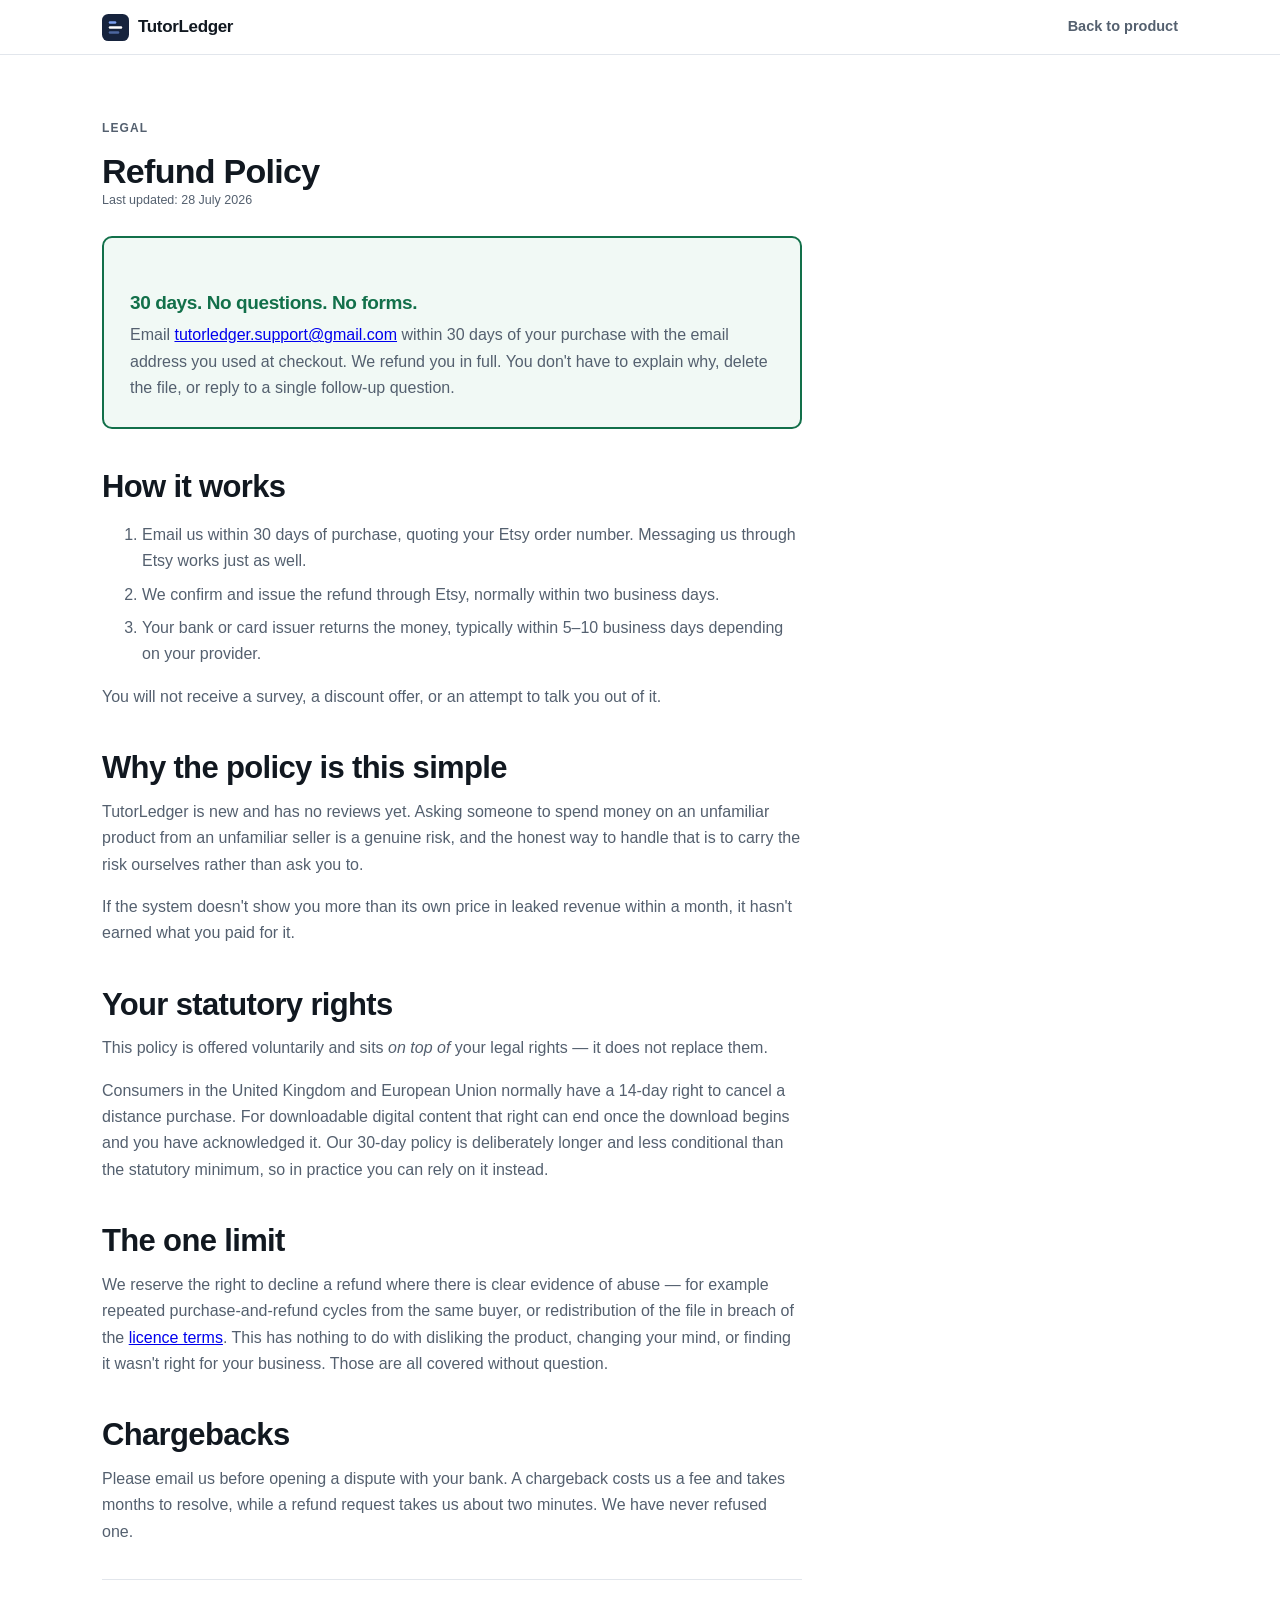
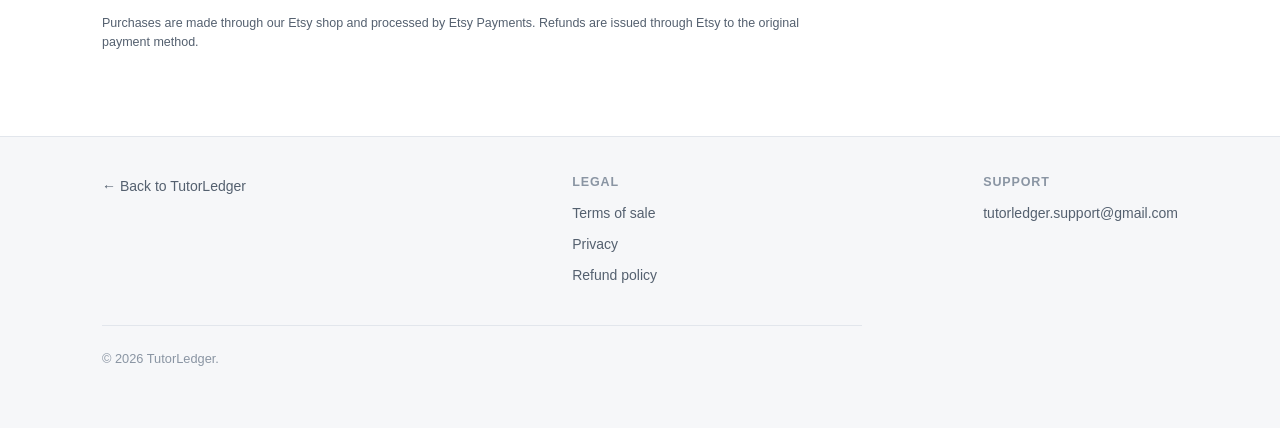
<file: refund-policy.html>
<!DOCTYPE html>
<html lang="en">
<head>
<meta charset="utf-8">
<meta name="viewport" content="width=device-width, initial-scale=1">
<title>Refund Policy — TutorLedger</title>
<meta name="description" content="TutorLedger's unconditional 30-day refund policy. No questions, no forms, no retention pitch.">
<meta name="robots" content="noindex, follow">
<link rel="icon" href="assets/logo.svg">
<link rel="stylesheet" href="assets/tl.css?v=f169155d">
</head>
<body>

<header class="site-head">
  <nav class="wrap nav">
    <a class="logo" href="index.html">
      <svg viewBox="0 0 32 32" width="27" height="27" aria-hidden="true">
        <rect width="32" height="32" rx="7.5" fill="#16233D"/>
        <rect x="8" y="8.5" width="9" height="3" rx="1.5" fill="#7CA0F0"/>
        <rect x="8" y="14.5" width="16" height="3" rx="1.5" fill="#FFFFFF"/>
        <rect x="8" y="20.5" width="12.5" height="3" rx="1.5" fill="#7CA0F0" opacity=".55"/>
      </svg>
      TutorLedger
    </a>
    <div class="nav-spacer"></div>
    <a class="navlink" href="index.html">Back to product</a>
  </nav>
</header>

<main class="wrap">
<section>
  <article class="prose">
    <p class="eyebrow">Legal</p>
    <h1 style="font-size:34px">Refund Policy</h1>
    <p class="tiny faint">Last updated: <span class="upd">28 July 2026</span></p>

    <div class="guarantee" style="margin:26px 0">
      <h3>30 days. No questions. No forms.</h3>
      <p class="muted" style="margin:0">Email <a href="mailto:tutorledger.support@gmail.com">tutorledger.support@gmail.com</a> within 30 days of your purchase with the email address you used at checkout. We refund you in full. You don't have to explain why, delete the file, or reply to a single follow-up question.</p>
    </div>

    <h2>How it works</h2>
    <ol>
      <li>Email us within 30 days of purchase, quoting your Etsy order number. Messaging us through Etsy works just as well.</li>
      <li>We confirm and issue the refund through Etsy, normally within two business days.</li>
      <li>Your bank or card issuer returns the money, typically within 5–10 business days depending on your provider.</li>
    </ol>
    <p>You will not receive a survey, a discount offer, or an attempt to talk you out of it.</p>

    <h2>Why the policy is this simple</h2>
    <p>TutorLedger is new and has no reviews yet. Asking someone to spend money on an unfamiliar product from an unfamiliar seller is a genuine risk, and the honest way to handle that is to carry the risk ourselves rather than ask you to.</p>
    <p>If the system doesn't show you more than its own price in leaked revenue within a month, it hasn't earned what you paid for it.</p>

    <h2>Your statutory rights</h2>
    <p>This policy is offered voluntarily and sits <em>on top of</em> your legal rights — it does not replace them.</p>
    <p>Consumers in the United Kingdom and European Union normally have a 14-day right to cancel a distance purchase. For downloadable digital content that right can end once the download begins and you have acknowledged it. Our 30-day policy is deliberately longer and less conditional than the statutory minimum, so in practice you can rely on it instead.</p>

    <h2>The one limit</h2>
    <p>We reserve the right to decline a refund where there is clear evidence of abuse — for example repeated purchase-and-refund cycles from the same buyer, or redistribution of the file in breach of the <a href="terms.html">licence terms</a>. This has nothing to do with disliking the product, changing your mind, or finding it wasn't right for your business. Those are all covered without question.</p>

    <h2>Chargebacks</h2>
    <p>Please email us before opening a dispute with your bank. A chargeback costs us a fee and takes months to resolve, while a refund request takes us about two minutes. We have never refused one.</p>

    <hr class="rule">
    <p class="tiny faint">Purchases are made through our Etsy shop and processed by Etsy Payments. Refunds are issued through Etsy to the original payment method.</p>
  </article>
</section>
</main>

<footer class="site-foot">
  <div class="wrap">
    <div class="foot-grid">
      <div><a class="navlink" href="index.html">← Back to TutorLedger</a></div>
      <div>
        <h4>Legal</h4>
        <a href="terms.html">Terms of sale</a>
        <a href="privacy.html">Privacy</a>
        <a href="refund-policy.html">Refund policy</a>
      </div>
      <div>
        <h4>Support</h4>
        <a href="mailto:tutorledger.support@gmail.com">tutorledger.support@gmail.com</a>
      </div>
    </div>
    <p class="legal">© <span id="yr">2026</span> TutorLedger.</p>
  </div>
</footer>
<script>document.getElementById("yr").textContent=new Date().getFullYear();</script>
</body>
</html>
</file>
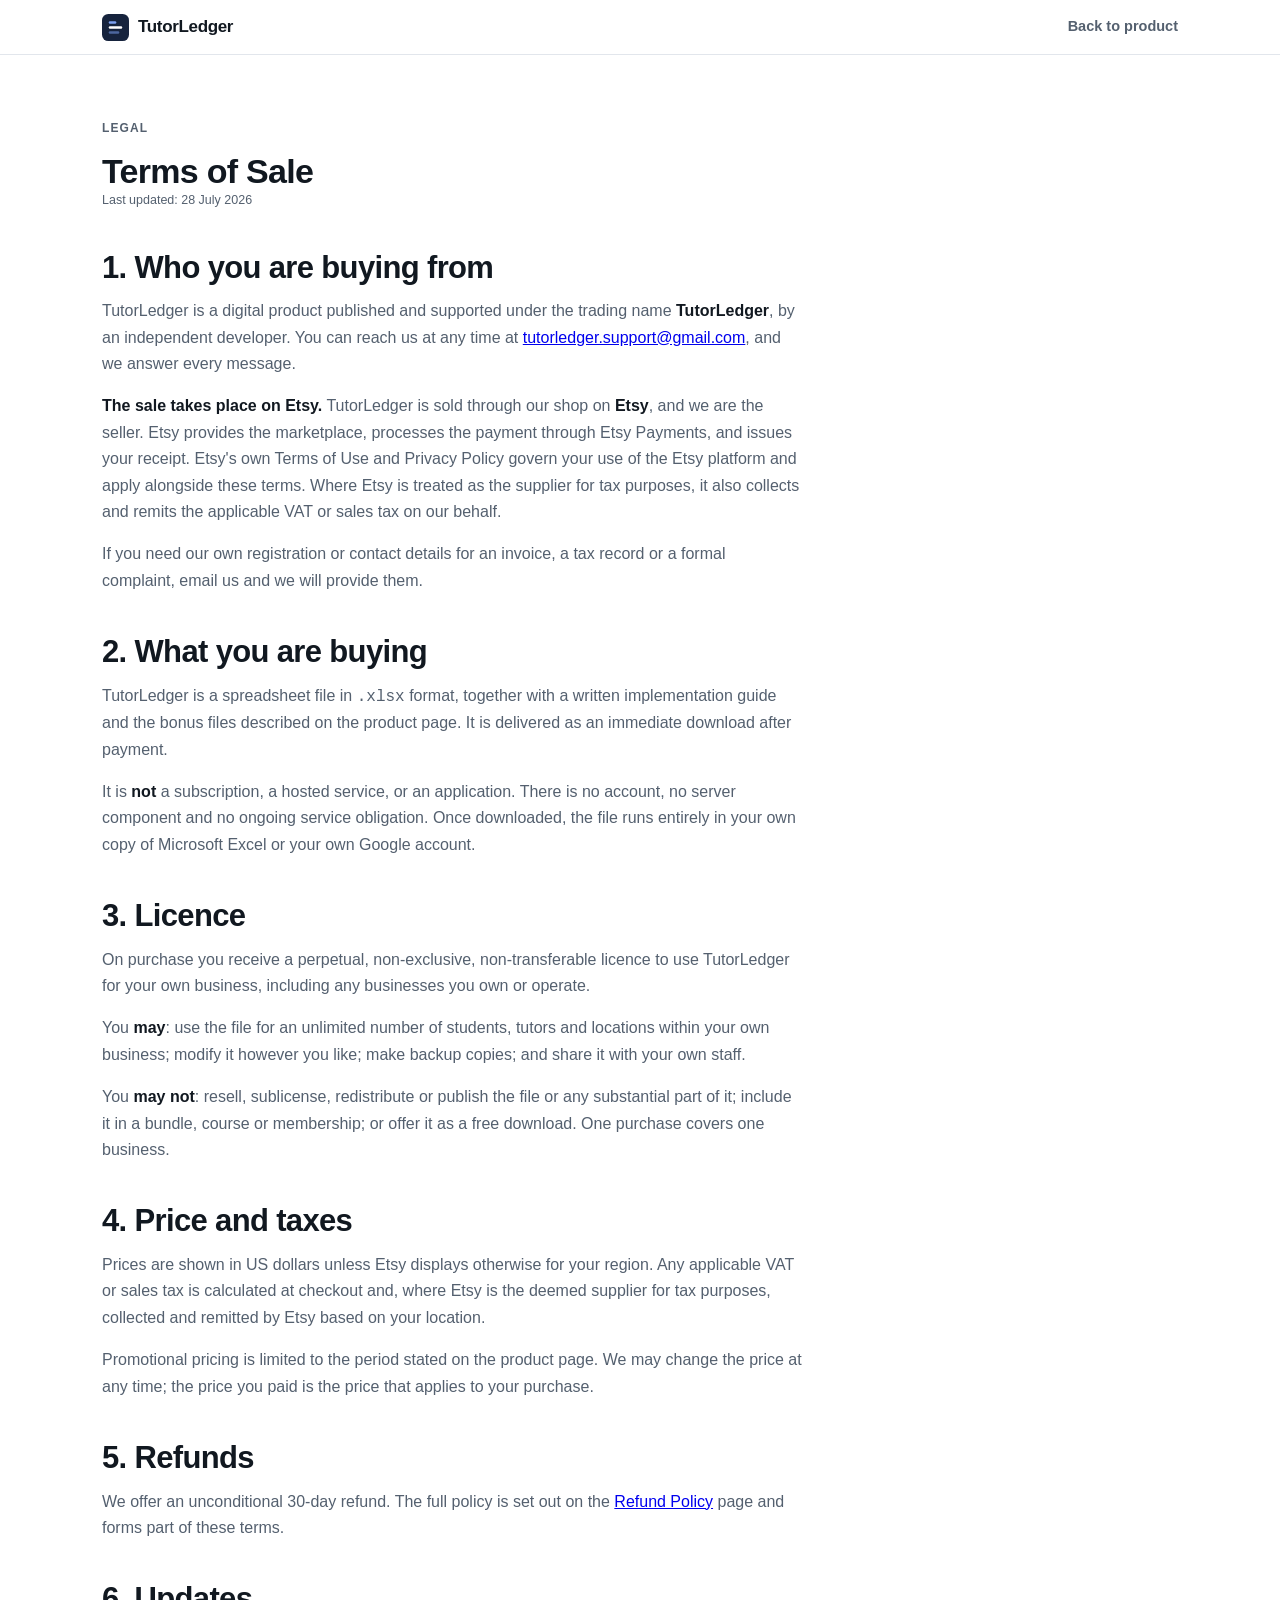
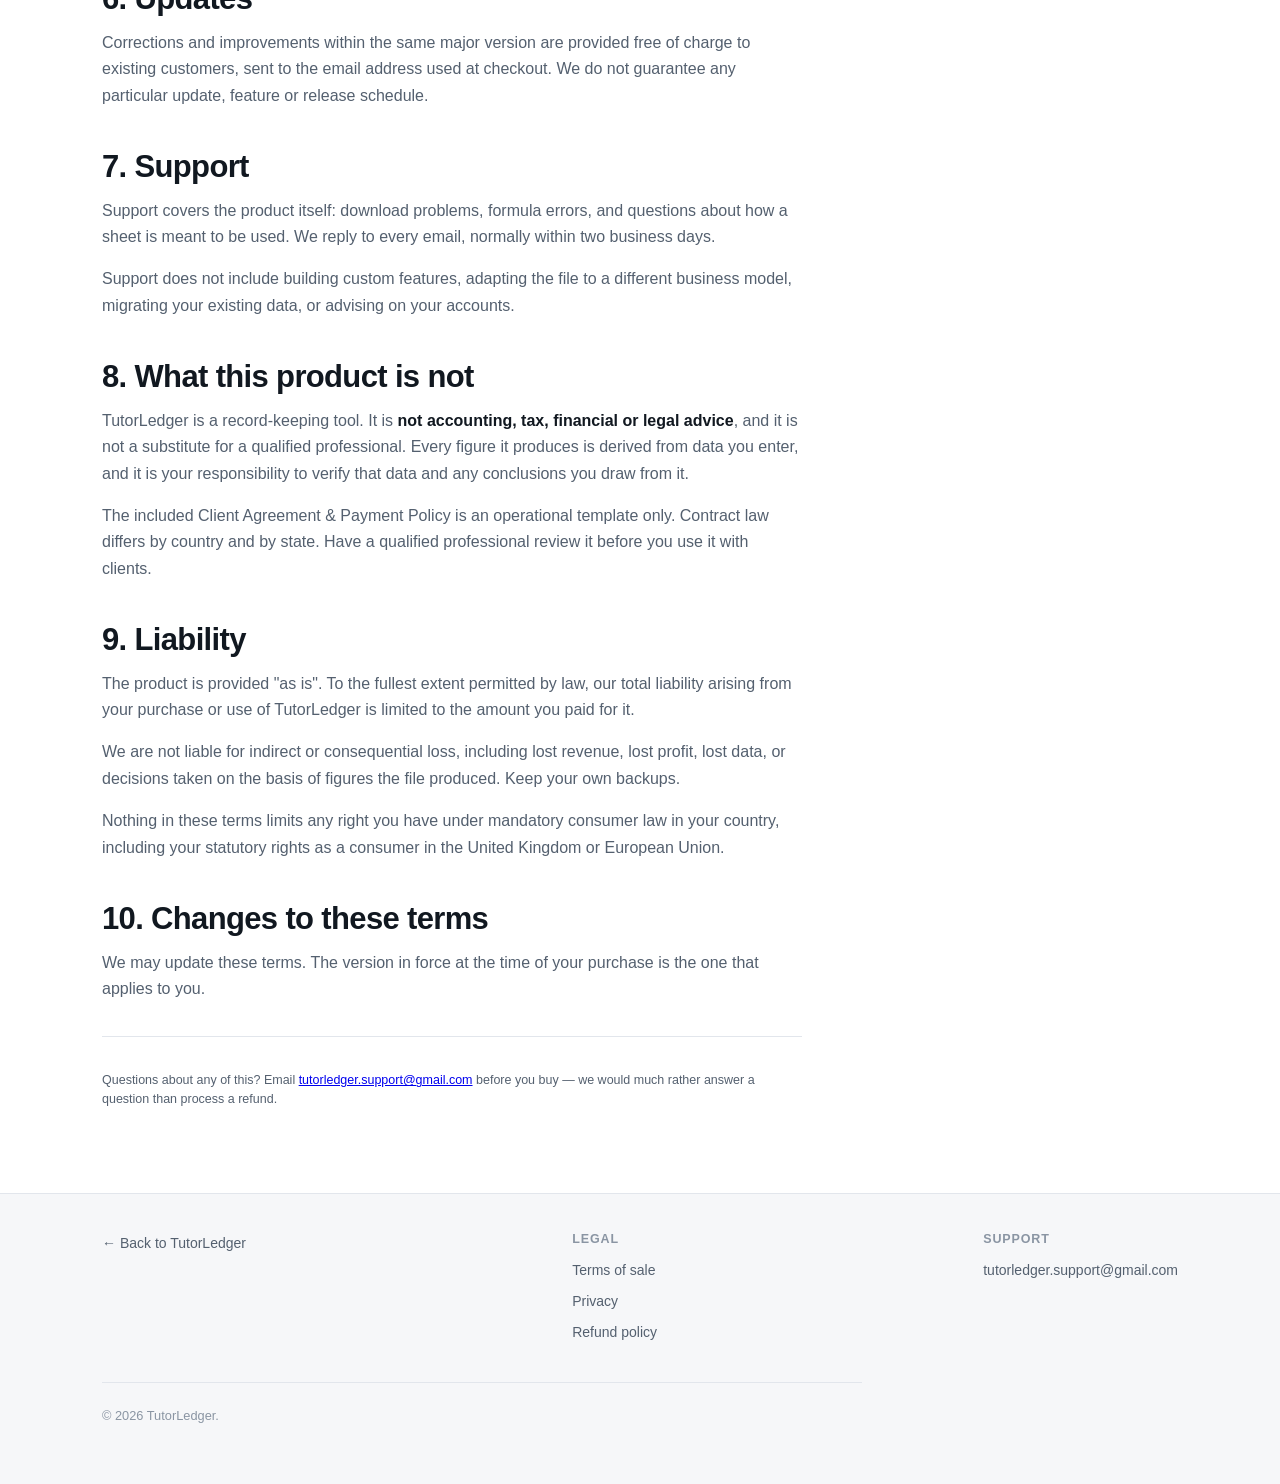
<file: terms.html>
<!DOCTYPE html>
<html lang="en">
<head>
<meta charset="utf-8">
<meta name="viewport" content="width=device-width, initial-scale=1">
<title>Terms of Sale — TutorLedger</title>
<meta name="description" content="Terms of sale for TutorLedger, a spreadsheet system for tutoring businesses.">
<meta name="robots" content="noindex, follow">
<link rel="icon" href="assets/logo.svg">
<link rel="stylesheet" href="assets/tl.css?v=f169155d">
</head>
<body>

<header class="site-head">
  <nav class="wrap nav">
    <a class="logo" href="index.html">
      <svg viewBox="0 0 32 32" width="27" height="27" aria-hidden="true">
        <rect width="32" height="32" rx="7.5" fill="#16233D"/>
        <rect x="8" y="8.5" width="9" height="3" rx="1.5" fill="#7CA0F0"/>
        <rect x="8" y="14.5" width="16" height="3" rx="1.5" fill="#FFFFFF"/>
        <rect x="8" y="20.5" width="12.5" height="3" rx="1.5" fill="#7CA0F0" opacity=".55"/>
      </svg>
      TutorLedger
    </a>
    <div class="nav-spacer"></div>
    <a class="navlink" href="index.html">Back to product</a>
  </nav>
</header>

<main class="wrap">
<section>
  <article class="prose">
    <p class="eyebrow">Legal</p>
    <h1 style="font-size:34px">Terms of Sale</h1>
    <p class="tiny faint">Last updated: <span class="upd">28 July 2026</span></p>

    <h2>1. Who you are buying from</h2>
    <p>TutorLedger is a digital product published and supported under the trading name <strong>TutorLedger</strong>, by an independent developer. You can reach us at any time at <a href="mailto:tutorledger.support@gmail.com">tutorledger.support@gmail.com</a>, and we answer every message.</p>
    <p><strong>The sale takes place on Etsy.</strong> TutorLedger is sold through our shop on <strong>Etsy</strong>, and we are the seller. Etsy provides the marketplace, processes the payment through Etsy Payments, and issues your receipt. Etsy's own Terms of Use and Privacy Policy govern your use of the Etsy platform and apply alongside these terms. Where Etsy is treated as the supplier for tax purposes, it also collects and remits the applicable VAT or sales tax on our behalf.</p>
    <p>If you need our own registration or contact details for an invoice, a tax record or a formal complaint, email us and we will provide them.</p>

    <h2>2. What you are buying</h2>
    <p>TutorLedger is a spreadsheet file in <code>.xlsx</code> format, together with a written implementation guide and the bonus files described on the product page. It is delivered as an immediate download after payment.</p>
    <p>It is <strong>not</strong> a subscription, a hosted service, or an application. There is no account, no server component and no ongoing service obligation. Once downloaded, the file runs entirely in your own copy of Microsoft Excel or your own Google account.</p>

    <h2>3. Licence</h2>
    <p>On purchase you receive a perpetual, non-exclusive, non-transferable licence to use TutorLedger for your own business, including any businesses you own or operate.</p>
    <p>You <strong>may</strong>: use the file for an unlimited number of students, tutors and locations within your own business; modify it however you like; make backup copies; and share it with your own staff.</p>
    <p>You <strong>may not</strong>: resell, sublicense, redistribute or publish the file or any substantial part of it; include it in a bundle, course or membership; or offer it as a free download. One purchase covers one business.</p>

    <h2>4. Price and taxes</h2>
    <p>Prices are shown in US dollars unless Etsy displays otherwise for your region. Any applicable VAT or sales tax is calculated at checkout and, where Etsy is the deemed supplier for tax purposes, collected and remitted by Etsy based on your location.</p>
    <p>Promotional pricing is limited to the period stated on the product page. We may change the price at any time; the price you paid is the price that applies to your purchase.</p>

    <h2>5. Refunds</h2>
    <p>We offer an unconditional 30-day refund. The full policy is set out on the <a href="refund-policy.html">Refund Policy</a> page and forms part of these terms.</p>

    <h2>6. Updates</h2>
    <p>Corrections and improvements within the same major version are provided free of charge to existing customers, sent to the email address used at checkout. We do not guarantee any particular update, feature or release schedule.</p>

    <h2>7. Support</h2>
    <p>Support covers the product itself: download problems, formula errors, and questions about how a sheet is meant to be used. We reply to every email, normally within two business days.</p>
    <p>Support does not include building custom features, adapting the file to a different business model, migrating your existing data, or advising on your accounts.</p>

    <h2>8. What this product is not</h2>
    <p>TutorLedger is a record-keeping tool. It is <strong>not accounting, tax, financial or legal advice</strong>, and it is not a substitute for a qualified professional. Every figure it produces is derived from data you enter, and it is your responsibility to verify that data and any conclusions you draw from it.</p>
    <p>The included Client Agreement &amp; Payment Policy is an operational template only. Contract law differs by country and by state. Have a qualified professional review it before you use it with clients.</p>

    <h2>9. Liability</h2>
    <p>The product is provided "as is". To the fullest extent permitted by law, our total liability arising from your purchase or use of TutorLedger is limited to the amount you paid for it.</p>
    <p>We are not liable for indirect or consequential loss, including lost revenue, lost profit, lost data, or decisions taken on the basis of figures the file produced. Keep your own backups.</p>
    <p>Nothing in these terms limits any right you have under mandatory consumer law in your country, including your statutory rights as a consumer in the United Kingdom or European Union.</p>

    <h2>10. Changes to these terms</h2>
    <p>We may update these terms. The version in force at the time of your purchase is the one that applies to you.</p>

    <hr class="rule">
    <p class="tiny faint">Questions about any of this? Email <a href="mailto:tutorledger.support@gmail.com">tutorledger.support@gmail.com</a> before you buy — we would much rather answer a question than process a refund.</p>
  </article>
</section>
</main>

<footer class="site-foot">
  <div class="wrap">
    <div class="foot-grid">
      <div><a class="navlink" href="index.html">← Back to TutorLedger</a></div>
      <div>
        <h4>Legal</h4>
        <a href="terms.html">Terms of sale</a>
        <a href="privacy.html">Privacy</a>
        <a href="refund-policy.html">Refund policy</a>
      </div>
      <div>
        <h4>Support</h4>
        <a href="mailto:tutorledger.support@gmail.com">tutorledger.support@gmail.com</a>
      </div>
    </div>
    <p class="legal">© <span id="yr">2026</span> TutorLedger.</p>
  </div>
</footer>
<script>document.getElementById("yr").textContent=new Date().getFullYear();</script>
</body>
</html>
</file>
<file: assets/tl.css>
/* ============================================================
   TutorLedger — shared design system
   Sober / financial. Navy, graphite, sharp tables, generous air.
   ============================================================ */

:root{
  /* surfaces */
  --bg:#ffffff;
  --bg-alt:#f6f7f9;
  --bg-deep:#16233d;
  --card:#ffffff;
  --line:#e2e6ec;
  --line-soft:#eef1f5;

  /* ink */
  --ink:#111820;
  --ink-soft:#54606f;
  --ink-faint:#8a95a3;
  --ink-invert:#f2f5f9;

  /* brand */
  --navy:#16233d;
  --accent:#2b5bd7;
  --accent-ink:#1e46ab;
  --accent-soft:#eef3fd;

  /* semantic */
  --loss:#b3261e;
  --loss-bg:#fdf3f2;
  --gain:#12704a;
  --gain-bg:#f1f9f5;
  --warn:#8a5a00;

  --radius:10px;
  --radius-sm:7px;
  --maxw:1120px;
  --measure:700px;
  --shadow:0 1px 2px rgba(16,24,40,.05), 0 8px 24px -12px rgba(16,24,40,.12);
}

@media (prefers-color-scheme: dark){
  :root{
    --bg:#0d1117; --bg-alt:#131922; --bg-deep:#0a0f18; --card:#161d27;
    --line:#28313d; --line-soft:#1e2733;
    --ink:#e6ebf2; --ink-soft:#a0abb9; --ink-faint:#74808e; --ink-invert:#f2f5f9;
    --navy:#0a0f18; --accent:#7ca0f0; --accent-ink:#9db8f5; --accent-soft:#182238;
    --loss:#f08b84; --loss-bg:#2a1614; --gain:#5cc394; --gain-bg:#10241b;
    --warn:#d9a441;
    --shadow:0 1px 2px rgba(0,0,0,.4), 0 8px 24px -12px rgba(0,0,0,.6);
  }
}

*{box-sizing:border-box}
html{scroll-behavior:smooth}
body{
  margin:0; background:var(--bg); color:var(--ink);
  font:16px/1.65 -apple-system,BlinkMacSystemFont,"Segoe UI",Roboto,"Helvetica Neue",Arial,sans-serif;
  -webkit-font-smoothing:antialiased; text-rendering:optimizeLegibility;
}
/* height:auto is not optional here. The screenshots carry explicit width/height
   attributes so the browser can reserve space and avoid layout shift; without
   height:auto the width scales down on narrow screens while the height stays at
   the attribute value, and every image ends up vertically stretched. */
img,svg{max-width:100%; height:auto}
.wrap{max-width:var(--maxw); margin:0 auto; padding:0 22px}
.measure{max-width:var(--measure)}

/* ---------- type ---------- */
h1,h2,h3,h4{letter-spacing:-.021em; line-height:1.18; margin:0}
h1{font-size:clamp(30px,4.6vw,46px); font-weight:750}
h2{font-size:clamp(23px,3vw,31px); font-weight:700}
h3{font-size:19px; font-weight:650}
p{margin:0 0 1em}
.lede{font-size:clamp(16.5px,2vw,19.5px); color:var(--ink-soft); line-height:1.6}
.eyebrow{
  font-size:12px; font-weight:700; letter-spacing:.09em; text-transform:uppercase;
  color:var(--accent-ink); margin:0 0 12px;
}
.num{font-variant-numeric:tabular-nums}
.muted{color:var(--ink-soft)}
.faint{color:var(--ink-faint)}
.tiny{font-size:12.5px; line-height:1.5}

/* ---------- header / nav ---------- */
.site-head{
  position:sticky; top:0; z-index:40; background:color-mix(in srgb, var(--bg) 88%, transparent);
  backdrop-filter:saturate(180%) blur(10px); border-bottom:1px solid var(--line);
}
/* Horizontal padding is repeated from .wrap on purpose: .nav is also a .wrap,
   comes later in this file at the same specificity, and a bare `padding:13px 0`
   silently wiped it out — which pinned the logo to the left edge of the screen. */
.nav{display:flex; align-items:center; gap:18px; padding:13px 22px}
.logo{display:flex; align-items:center; gap:9px; text-decoration:none; color:var(--ink); font-weight:700; letter-spacing:-.02em; font-size:17px}
.logo svg{display:block; flex:none}
.nav-spacer{flex:1}
.nav a.navlink{color:var(--ink-soft); text-decoration:none; font-size:14.5px; font-weight:550}
.nav a.navlink:hover{color:var(--ink)}
@media (max-width:640px){ .nav a.navlink.hide-sm{display:none} }
/* Below 560px there is only room for the mark and the buy button. The free
   calculator keeps its own link in the hero and in the footer, so nothing is
   lost by dropping it from the bar. */
@media (max-width:560px){
  /* 22px matches .wrap so the mark lines up with the page content below it;
     the room comes from the tighter gap and the smaller button instead. */
  .nav{gap:12px; padding:11px 22px}
  .nav a.navlink{display:none}
  .nav .btn{padding:9px 15px; font-size:14px}
  .logo{font-size:16px; gap:8px}
  .logo svg{width:24px; height:24px}
}

/* ---------- pre-launch capture ---------- */
/* Enquanto a loja nao abre, os CTAs viram captura de e-mail. Mesma altura e
   mesmo raio dos botoes, para o bloco nao mudar de peso na pagina. */
.notify{display:flex; gap:10px; flex-wrap:wrap; align-items:stretch; margin:0}
.notify input[type=email]{
  flex:1 1 250px; min-width:0; padding:0 15px; font:inherit; font-size:15.5px;
  color:var(--ink); background:var(--bg); border:1px solid var(--line);
  border-radius:var(--radius-sm); outline:none;
}
.notify input[type=email]:focus{border-color:var(--accent); box-shadow:0 0 0 3px var(--accent-soft)}
.notify button{flex:none}
.notify.onnavy input[type=email]{background:#1b2b49; border-color:#2c3d5c; color:#fff}
.notify.onnavy input[type=email]::placeholder{color:#7f90ab}
.notify.onnavy input[type=email]:focus{border-color:#5c85e0; box-shadow:0 0 0 3px rgba(92,133,224,.25)}
@media (max-width:520px){ .notify button{width:100%} }

/* ---------- buttons ---------- */
.btn{
  --glow:43,91,215;                      /* accent, as rgb triplet for rgba() */
  position:relative; overflow:hidden; isolation:isolate;
  display:inline-block; background:var(--accent); color:#fff; text-decoration:none;
  padding:12px 22px; border-radius:var(--radius-sm); font-weight:650; font-size:15.5px;
  border:1px solid transparent; cursor:pointer; font-family:inherit; line-height:1.3;
  white-space:nowrap;                    /* "Get it — $29" was wrapping to two lines */
  box-shadow:0 1px 2px rgba(16,24,40,.10), 0 6px 16px -9px rgba(var(--glow),.65);
  transition:filter .15s ease, transform .15s ease, box-shadow .25s ease;
}
.btn:hover{filter:brightness(1.07); transform:translateY(-1px);
  box-shadow:0 2px 4px rgba(16,24,40,.12), 0 12px 26px -10px rgba(var(--glow),.95)}
.btn:active{transform:translateY(1px)}
.btn:focus-visible{outline:3px solid rgba(var(--glow),.45); outline-offset:2px}
.btn.lg{padding:15px 30px; font-size:17px}
.btn.ghost{--glow:43,91,215; background:transparent; color:var(--accent-ink); border-color:var(--line); box-shadow:none}
.btn.ghost:hover{background:var(--accent-soft); box-shadow:none; transform:none}
.btn.onnavy{--glow:255,255,255; background:#fff; color:var(--navy)}

/* Emphasis for the buy buttons: a slow breathing glow plus a sheen that sweeps
   across every few seconds. Deliberately unhurried — this is a product people
   trust with money, and a button that flashes reads as a discount pop-up. */
@keyframes tl-breathe{
  0%,100%{box-shadow:0 1px 2px rgba(16,24,40,.10), 0 6px 16px -9px rgba(var(--glow),.60)}
  50%    {box-shadow:0 1px 2px rgba(16,24,40,.10), 0 12px 30px -9px rgba(var(--glow),1)}
}
@keyframes tl-sheen{
  0%, 78%  {transform:translateX(-130%) skewX(-18deg)}
  92%, 100%{transform:translateX(130%)  skewX(-18deg)}
}
.btn.glow{animation:tl-breathe 3.4s ease-in-out infinite}
.btn.glow::after{
  content:""; position:absolute; top:-2px; bottom:-2px; left:0; width:42%;
  background:linear-gradient(90deg, transparent, rgba(255,255,255,.38), transparent);
  transform:translateX(-130%) skewX(-18deg);
  animation:tl-sheen 5.5s ease-in-out infinite;
  pointer-events:none;
}
.btn.glow.onnavy::after{background:linear-gradient(90deg, transparent, rgba(43,91,215,.20), transparent)}

/* Two buttons side by side. A margin on the second one only works while they
   share a line — as soon as they wrap it pushes the lower button out of line
   with everything else in the column. Gap handles both directions. */
.btnrow{display:flex; flex-wrap:wrap; gap:10px; margin:0 0 18px}
@media (max-width:520px){
  .btnrow{flex-direction:column; align-items:stretch}
  .btnrow .btn{text-align:center}
}

/* ---------- sections ---------- */
section{padding:64px 0}
section.tight{padding:44px 0}
section.alt{background:var(--bg-alt); border-block:1px solid var(--line)}
section.deep{background:var(--bg-deep); color:var(--ink-invert); border:0}
section.deep h2, section.deep h3{color:#fff}
section.deep p{color:#c3cddb}
.sec-head{max-width:var(--measure); margin-bottom:34px}

/* ---------- cards & grids ---------- */
.card{background:var(--card); border:1px solid var(--line); border-radius:var(--radius); padding:24px}
.card.pad-sm{padding:18px}
.grid{display:grid; gap:18px}
.g2{grid-template-columns:repeat(2,1fr)}
.g3{grid-template-columns:repeat(3,1fr)}
.g4{grid-template-columns:repeat(4,1fr)}
@media (max-width:900px){ .g3,.g4{grid-template-columns:repeat(2,1fr)} }
@media (max-width:640px){ .g2,.g3,.g4{grid-template-columns:1fr} }

/* ---------- tables ---------- */
.tablewrap{overflow-x:auto; -webkit-overflow-scrolling:touch; border:1px solid var(--line); border-radius:var(--radius)}
table{border-collapse:collapse; width:100%; min-width:520px; font-size:14.8px}
th,td{padding:12px 15px; text-align:left; border-bottom:1px solid var(--line-soft)}
thead th{background:var(--bg-alt); font-size:12.5px; letter-spacing:.05em; text-transform:uppercase; color:var(--ink-soft); font-weight:700}
tbody tr:last-child td{border-bottom:0}
td.c,th.c{text-align:center}
.yes{color:var(--gain); font-weight:700}
.no{color:var(--ink-faint)}
.hl{background:var(--accent-soft)}

/* ---------- misc ---------- */
.pill{display:inline-block; font-size:12.5px; font-weight:650; padding:4px 10px; border-radius:999px; background:var(--accent-soft); color:var(--accent-ink)}
.pill.gain{background:var(--gain-bg); color:var(--gain)}
.pill.warn{background:#fdf6e7; color:var(--warn)}
.rule{height:1px; background:var(--line); border:0; margin:34px 0}
ul.ticks{list-style:none; padding:0; margin:0}
ul.ticks li{position:relative; padding-left:27px; margin-bottom:11px; color:var(--ink-soft)}
ul.ticks li::before{
  content:""; position:absolute; left:0; top:.52em; width:15px; height:8px;
  border-left:2.2px solid var(--gain); border-bottom:2.2px solid var(--gain);
  transform:rotate(-45deg); border-radius:1px;
}
ul.crosses{list-style:none; padding:0; margin:0}
ul.crosses li{position:relative; padding-left:27px; margin-bottom:11px; color:var(--ink-soft)}
ul.crosses li::before{content:"\00d7"; position:absolute; left:4px; top:-1px; color:var(--ink-faint); font-size:19px; font-weight:700}

.trustbar{display:flex; flex-wrap:wrap; gap:10px 22px; align-items:center; font-size:13.5px; color:var(--ink-soft)}
.trustbar span{display:inline-flex; align-items:center; gap:7px}
.trustbar svg{flex:none; color:var(--gain)}

details.faq{border-bottom:1px solid var(--line); padding:4px 0}
details.faq summary{
  cursor:pointer; padding:15px 30px 15px 0; font-weight:650; font-size:16.5px;
  list-style:none; position:relative;
}
details.faq summary::-webkit-details-marker{display:none}
details.faq summary::after{
  content:"+"; position:absolute; right:4px; top:13px; font-size:22px; font-weight:400;
  color:var(--ink-faint); transition:transform .2s ease;
}
details.faq[open] summary::after{transform:rotate(45deg)}
details.faq .a{padding:0 30px 16px 0; color:var(--ink-soft); max-width:var(--measure)}
details.faq .a p:last-child{margin-bottom:0}

.guarantee{
  border:2px solid var(--gain); background:var(--gain-bg); border-radius:var(--radius);
  padding:26px; max-width:var(--measure);
}
.guarantee h3{color:var(--gain); margin-bottom:8px}

.price{display:flex; align-items:baseline; gap:12px; flex-wrap:wrap}
.price .now{font-size:40px; font-weight:750; letter-spacing:-.03em}
.price .was{font-size:20px; color:var(--ink-faint); text-decoration:line-through}

.shot{
  border:1px solid var(--line); border-radius:var(--radius); overflow:hidden;
  background:var(--bg-alt); box-shadow:var(--shadow);
}
.shot .bar{display:flex; gap:6px; padding:10px 13px; border-bottom:1px solid var(--line); background:var(--card)}
.shot .bar i{width:10px; height:10px; border-radius:50%; background:var(--line); display:block}
.shot .body{padding:0}
.shot img{display:block; width:100%; height:auto}
/* A spreadsheet screenshot squeezed into 330px is unreadable, and the whole
   point of showing it is that the reader can see the numbers. Below 760px the
   image keeps a legible minimum width and scrolls inside its own frame — the
   page itself never scrolls sideways. */
@media (max-width:760px){
  .shot .body{overflow-x:auto; -webkit-overflow-scrolling:touch}
  /* A fixed width, not min-width: with width:auto the image renders at its full
     intrinsic 2152px and the reader has six viewports to swipe through. 680px
     keeps the numbers readable at a little under two swipes. */
  .shot img{width:680px; max-width:none}
  .shot.fit img{width:100%; min-width:0}
  .shot .body::-webkit-scrollbar{height:8px}
  .shot .body::-webkit-scrollbar-thumb{background:var(--line); border-radius:4px}
  .shot figcaption::after{
    content:" — swipe the image sideways to read it";
    color:var(--ink-faint); font-style:italic;
  }
}
.shot .placeholder{
  padding:52px 22px; text-align:center; color:var(--ink-faint); font-size:14px;
  border:2px dashed var(--line); margin:16px; border-radius:8px;
}
.shot figcaption{padding:12px 15px; font-size:13.5px; color:var(--ink-soft); border-top:1px solid var(--line); background:var(--card)}

/* ---------- footer ---------- */
.site-foot{background:var(--bg-alt); border-top:1px solid var(--line); padding:38px 0 46px; margin-top:8px}
.foot-grid{display:flex; flex-wrap:wrap; gap:26px 44px; justify-content:space-between}
.site-foot a{color:var(--ink-soft); text-decoration:none; font-size:14px; display:block; margin-bottom:8px}
.site-foot a:hover{color:var(--ink); text-decoration:underline}
.site-foot h4{font-size:12.5px; text-transform:uppercase; letter-spacing:.07em; color:var(--ink-faint); margin-bottom:12px}
.legal{margin-top:30px; padding-top:22px; border-top:1px solid var(--line); color:var(--ink-faint); font-size:12.8px; max-width:760px}

/* ---------- scroll reveal (respects reduced motion) ---------- */
.reveal{opacity:0; transform:translateY(14px); transition:opacity .5s ease, transform .5s ease}
.reveal.in{opacity:1; transform:none}
@media (prefers-reduced-motion: reduce){
  html{scroll-behavior:auto}
  .reveal{opacity:1 !important; transform:none !important; transition:none}
  .btn{transition:none}
  /* Keep the emphasis, drop the movement: a static glow, no breathing, no sheen. */
  .btn.glow{animation:none; box-shadow:0 2px 4px rgba(16,24,40,.12), 0 10px 26px -9px rgba(var(--glow),.95)}
  .btn.glow::after{display:none}
  .btn:hover{transform:none}
}

/* ---------- long-form article ---------- */
article.prose{max-width:var(--measure)}
article.prose h2{margin:40px 0 12px}
article.prose h3{margin:28px 0 8px}
article.prose p,article.prose li{color:var(--ink-soft)}
article.prose strong{color:var(--ink); font-weight:650}
article.prose ul{padding-left:21px}
article.prose li{margin-bottom:7px}
</file>
<file: assets/blog.css>
/* ============================================================
   TutorLedger — blog
   Editorial finance, not startup blog. A serif for the headlines,
   warm paper instead of flat white, brass hairlines, and motion
   that serves reading rather than decorating it.
   Extends tl.css; never loaded on its own.
   ============================================================ */

:root{
  --paper:#FBFAF7;          /* warm off-white — flat #fff reads clinical */
  --paper-deep:#F4F1EA;
  --brass:#9A7B3F;          /* hairlines, kickers, drop cap */
  --brass-soft:#EFE7D6;
  --serif:Georgia,"Iowan Old Style","Palatino Linotype",Palatino,"Times New Roman",serif;
  --measure-read:37rem;     /* ~68 characters — the comfortable line */
}
@media (prefers-color-scheme: dark){
  :root{
    --paper:#0F1319; --paper-deep:#141A22;
    --brass:#C9A55E; --brass-soft:#241E12;
  }
}
:root[data-theme="light"]{ --paper:#FBFAF7; --paper-deep:#F4F1EA; --brass:#9A7B3F; --brass-soft:#EFE7D6 }
:root[data-theme="dark"]{ --paper:#0F1319; --paper-deep:#141A22; --brass:#C9A55E; --brass-soft:#241E12 }

body.blog{background:var(--paper)}
body.blog .site-head{background:color-mix(in srgb, var(--paper) 88%, transparent)}

/* ---------- reading progress ---------- */
.progress{
  position:fixed; top:0; left:0; height:2px; width:0;
  background:linear-gradient(90deg, var(--brass), var(--accent));
  z-index:60; transition:width .12s linear;
}
@media (prefers-reduced-motion: reduce){ .progress{transition:none} }

/* ---------- shared editorial bits ---------- */
.kicker{
  font-family:inherit; font-size:11.5px; font-weight:700; letter-spacing:.14em;
  text-transform:uppercase; color:var(--brass); display:flex; align-items:center; gap:12px;
  margin:0 0 18px;
}
.kicker::after{content:""; flex:1; height:1px; background:var(--brass); opacity:.35}

.rule-brass{border:0; height:1px; background:var(--brass); opacity:.3; margin:44px 0}

/* ---------- index ---------- */
.blog-hero{padding:72px 0 40px; border-bottom:1px solid var(--line)}
.blog-hero h1{font-family:var(--serif); font-size:clamp(38px,6vw,60px); font-weight:400; letter-spacing:-.015em; line-height:1.08}
.blog-hero .lede{margin-top:20px; max-width:34rem; font-size:clamp(17px,2vw,19.5px)}

.posts{display:grid; gap:0; padding:8px 0 40px}
.post-card{
  display:grid; grid-template-columns:120px 1fr; gap:34px; align-items:start;
  padding:38px 0; border-bottom:1px solid var(--line);
  text-decoration:none; color:inherit; position:relative;
}
@media (max-width:720px){ .post-card{grid-template-columns:1fr; gap:12px; padding:30px 0} }
.post-card .when{
  font-size:12.5px; letter-spacing:.06em; text-transform:uppercase; color:var(--ink-faint);
  padding-top:9px; white-space:nowrap;
}
.post-card h2{
  font-family:var(--serif); font-weight:400; font-size:clamp(24px,3vw,31px);
  line-height:1.24; letter-spacing:-.01em; margin:0 0 10px;
  transition:color .2s ease;
}
.post-card p{color:var(--ink-soft); margin:0; max-width:36rem; font-size:16px}
.post-card .more{
  display:inline-flex; align-items:center; gap:8px; margin-top:14px;
  font-size:14px; font-weight:650; color:var(--accent-ink);
}
.post-card .more span{transition:transform .25s cubic-bezier(.2,.7,.3,1)}
.post-card:hover h2{color:var(--accent-ink)}
.post-card:hover .more span{transform:translateX(6px)}
.post-card::before{
  content:""; position:absolute; left:-24px; right:-24px; top:8px; bottom:8px;
  background:var(--paper-deep); border-radius:12px; opacity:0;
  transition:opacity .25s ease; z-index:-1;
}
.post-card:hover::before{opacity:1}

/* ---------- article ---------- */
.article-head{padding:64px 0 0}
.article-head h1{
  font-family:var(--serif); font-weight:400; letter-spacing:-.016em;
  font-size:clamp(33px,5.2vw,52px); line-height:1.1; max-width:24ch;
}
.article-head .standfirst{
  font-family:var(--serif); font-size:clamp(18px,2.3vw,22px); line-height:1.55;
  color:var(--ink-soft); margin-top:22px; max-width:32rem;
}
.byline{
  display:flex; flex-wrap:wrap; gap:8px 20px; align-items:center;
  margin-top:30px; padding-top:20px; border-top:1px solid var(--line);
  font-size:13.5px; color:var(--ink-faint);
}
.byline b{color:var(--ink-soft); font-weight:600}

.layout{display:grid; grid-template-columns:1fr minmax(0,var(--measure-read)) 1fr; gap:40px; padding:44px 0 24px}
.layout > .toc{grid-column:1}
.layout > .prose{grid-column:2}
@media (max-width:1080px){
  .layout{grid-template-columns:1fr; gap:0}
  .layout > .toc{grid-column:1; position:static; margin-bottom:30px}
  .layout > .prose{grid-column:1}
}

.toc{position:sticky; top:96px; align-self:start; font-size:13.5px}
.toc h4{font-size:11px; letter-spacing:.13em; text-transform:uppercase; color:var(--brass); margin:0 0 14px}
.toc a{
  display:block; color:var(--ink-faint); text-decoration:none; padding:6px 0 6px 14px;
  border-left:2px solid var(--line); line-height:1.4;
  transition:color .2s ease, border-color .2s ease;
}
.toc a:hover{color:var(--ink-soft)}
.toc a.on{color:var(--ink); border-color:var(--brass); font-weight:600}
@media (max-width:1080px){
  .toc{border:1px solid var(--line); border-radius:10px; padding:18px 20px; background:var(--paper-deep)}
  .toc a{border-left:0; padding:5px 0}
}

article.post{font-size:18px; line-height:1.78; color:var(--ink-soft); max-width:var(--measure-read)}
article.post > p{margin:0 0 1.35em}
article.post h2{
  font-family:var(--serif); font-weight:400; font-size:clamp(25px,3.4vw,33px);
  line-height:1.24; letter-spacing:-.012em; color:var(--ink);
  margin:2.4em 0 .6em; scroll-margin-top:100px;
}
article.post h3{font-size:19.5px; font-weight:700; color:var(--ink); margin:2em 0 .5em; letter-spacing:-.005em}
article.post strong{color:var(--ink); font-weight:650}
article.post a{color:var(--accent-ink); text-decoration:underline; text-underline-offset:3px; text-decoration-thickness:1px}
article.post ul,article.post ol{padding-left:1.3em; margin:0 0 1.35em}
article.post li{margin-bottom:.6em}
article.post li::marker{color:var(--brass)}

/* first paragraph gets a drop cap — one editorial signal, used once */
article.post > p.opening::first-letter{
  float:left; font-family:var(--serif); font-size:4.1em; line-height:.82;
  padding:.06em .1em 0 0; color:var(--brass); font-weight:400;
}

blockquote.pull{
  margin:2.2em 0; padding:0 0 0 26px; border-left:2px solid var(--brass);
  font-family:var(--serif); font-size:clamp(20px,2.6vw,25px); line-height:1.45;
  color:var(--ink); font-style:italic;
}
blockquote.pull cite{display:block; margin-top:12px; font:600 13.5px/1.5 inherit; font-style:normal; color:var(--ink-faint)}

.callout{
  margin:2.2em 0; padding:22px 24px; border-radius:10px;
  background:var(--paper-deep); border:1px solid var(--line); border-left:3px solid var(--brass);
  font-size:16.5px; line-height:1.65;
}
.callout p:last-child{margin-bottom:0}
.callout .label{
  display:block; font-size:11px; letter-spacing:.13em; text-transform:uppercase;
  color:var(--brass); font-weight:700; margin-bottom:8px;
}

article.post .tablewrap{margin:2em 0}
article.post table{font-size:15.5px}

.figures{display:grid; grid-template-columns:repeat(auto-fit,minmax(150px,1fr)); gap:1px; background:var(--line);
  border:1px solid var(--line); border-radius:10px; overflow:hidden; margin:2.2em 0}
.figures div{background:var(--paper); padding:20px 22px}
.figures .n{font-size:clamp(26px,4vw,34px); font-weight:700; letter-spacing:-.02em; color:var(--ink); font-variant-numeric:tabular-nums}
.figures .n.loss{color:var(--loss)}
.figures .k{display:block; font-size:12.5px; color:var(--ink-faint); margin-top:6px; line-height:1.4}

/* in-article CTA — quiet, not a banner */
.inline-cta{
  margin:2.6em 0; padding:26px 28px; border-radius:12px;
  background:var(--bg-deep); color:#dfe6f0;
}
.inline-cta h3{font-family:var(--serif); font-weight:400; font-size:23px; color:#fff; margin:0 0 8px; letter-spacing:-.01em}
.inline-cta p{margin:0 0 16px; font-size:15.5px; color:#adbccf; line-height:1.6}
.inline-cta .btn{--glow:255,255,255}

.article-foot{border-top:1px solid var(--line); margin-top:40px; padding:34px 0 0}
.related{display:grid; grid-template-columns:repeat(auto-fit,minmax(240px,1fr)); gap:20px; margin-top:20px}
.related a{
  display:block; text-decoration:none; color:inherit; padding:20px 22px;
  border:1px solid var(--line); border-radius:10px; background:var(--paper);
  transition:transform .22s cubic-bezier(.2,.7,.3,1), box-shadow .22s ease, border-color .22s ease;
}
.related a:hover{transform:translateY(-3px); box-shadow:var(--shadow); border-color:var(--brass)}
.related b{display:block; font-family:var(--serif); font-weight:400; font-size:18px; line-height:1.3; color:var(--ink); margin-bottom:6px}
.related span{font-size:13.5px; color:var(--ink-faint)}

/* ---------- motion ---------- */
.rise{opacity:0; transform:translateY(16px); transition:opacity .55s cubic-bezier(.2,.7,.3,1), transform .55s cubic-bezier(.2,.7,.3,1)}
.rise.in{opacity:1; transform:none}
@media (prefers-reduced-motion: reduce){
  .rise{opacity:1 !important; transform:none !important; transition:none}
  .post-card .more span,.related a{transition:none}
  .related a:hover{transform:none}
}
</file>
